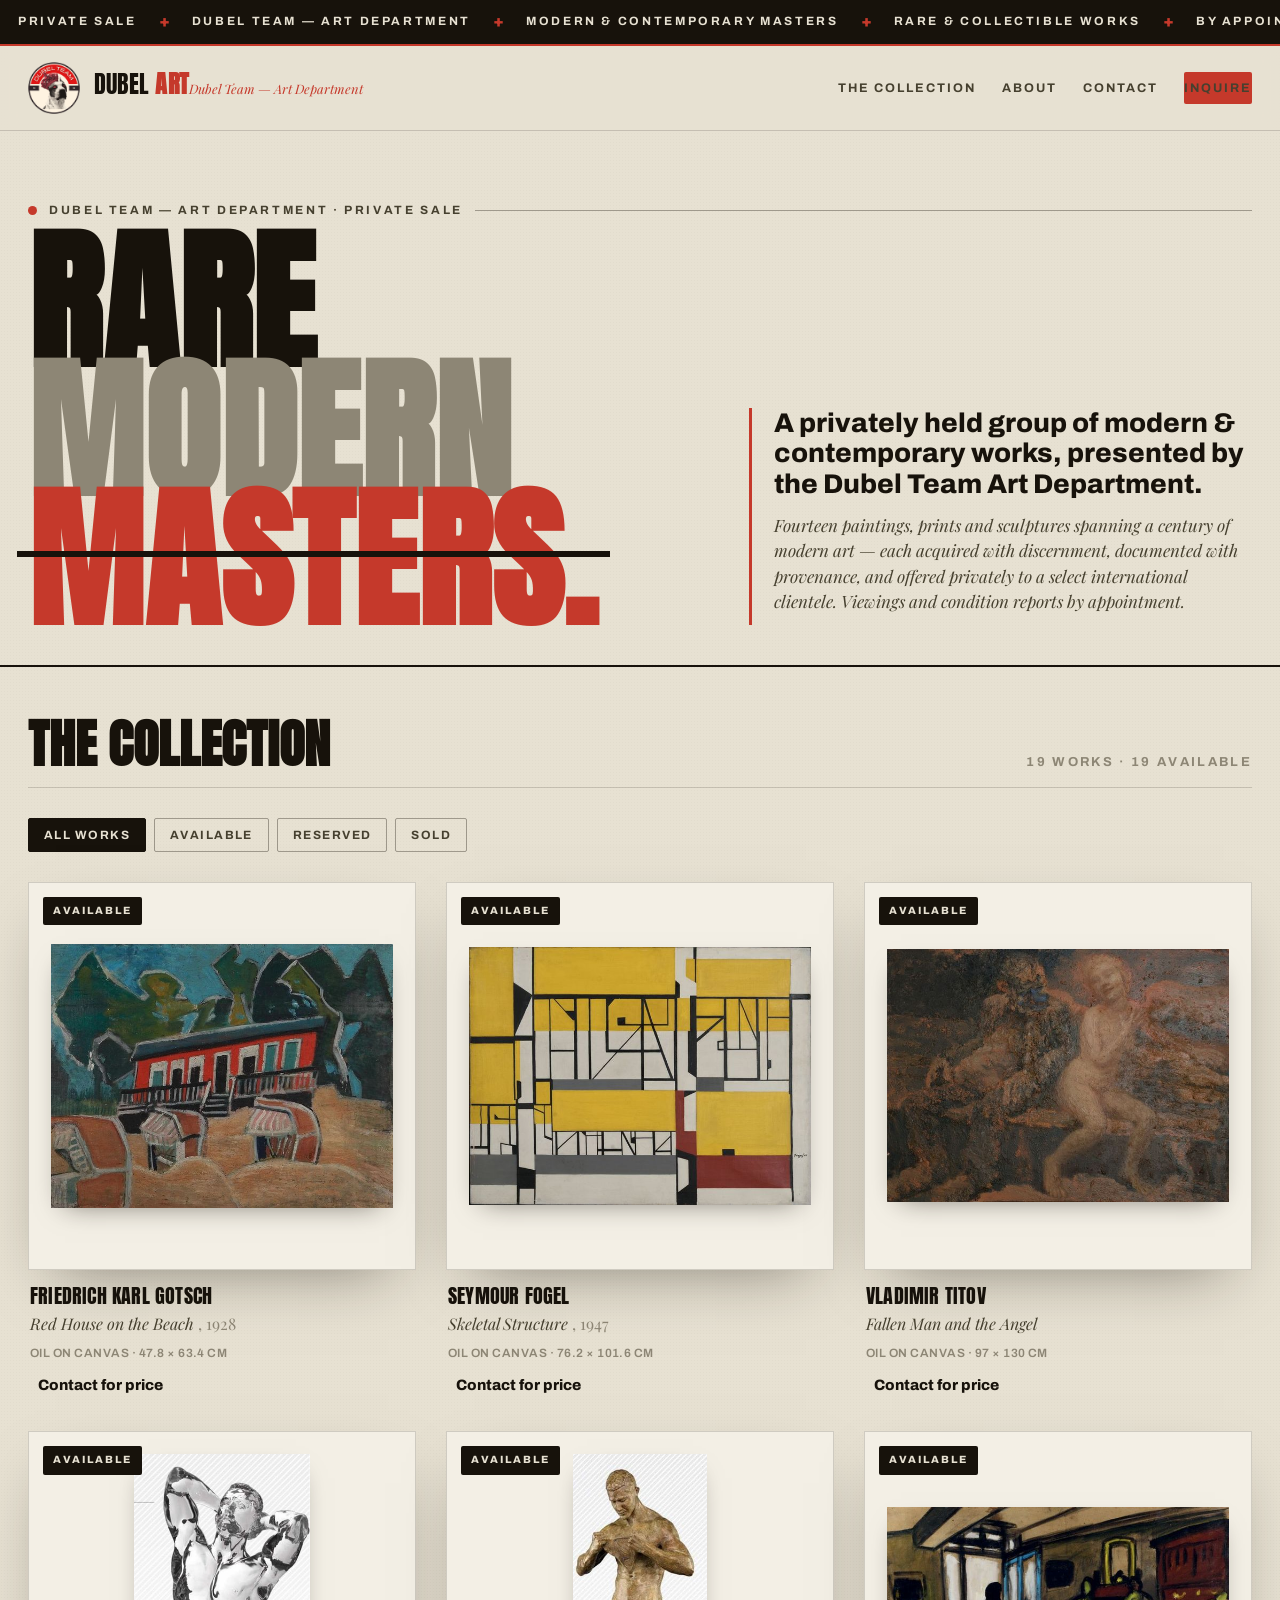
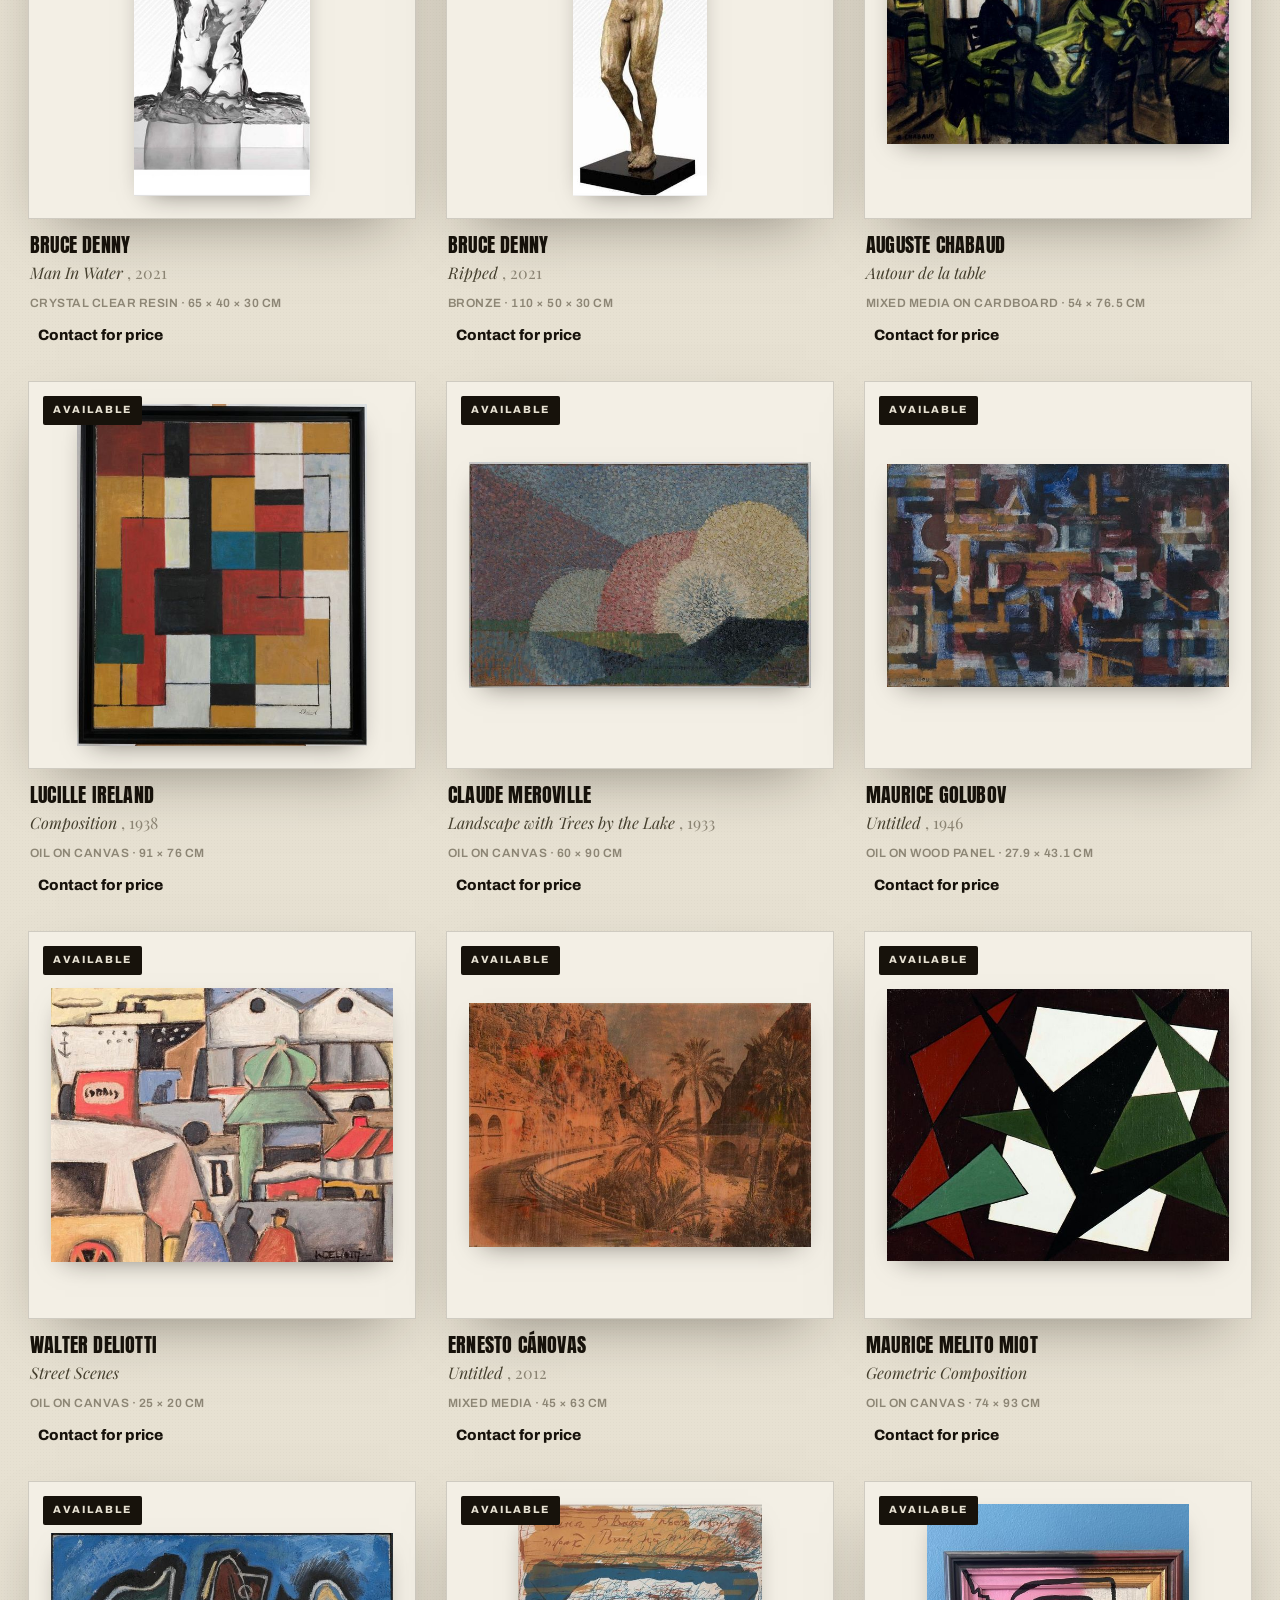
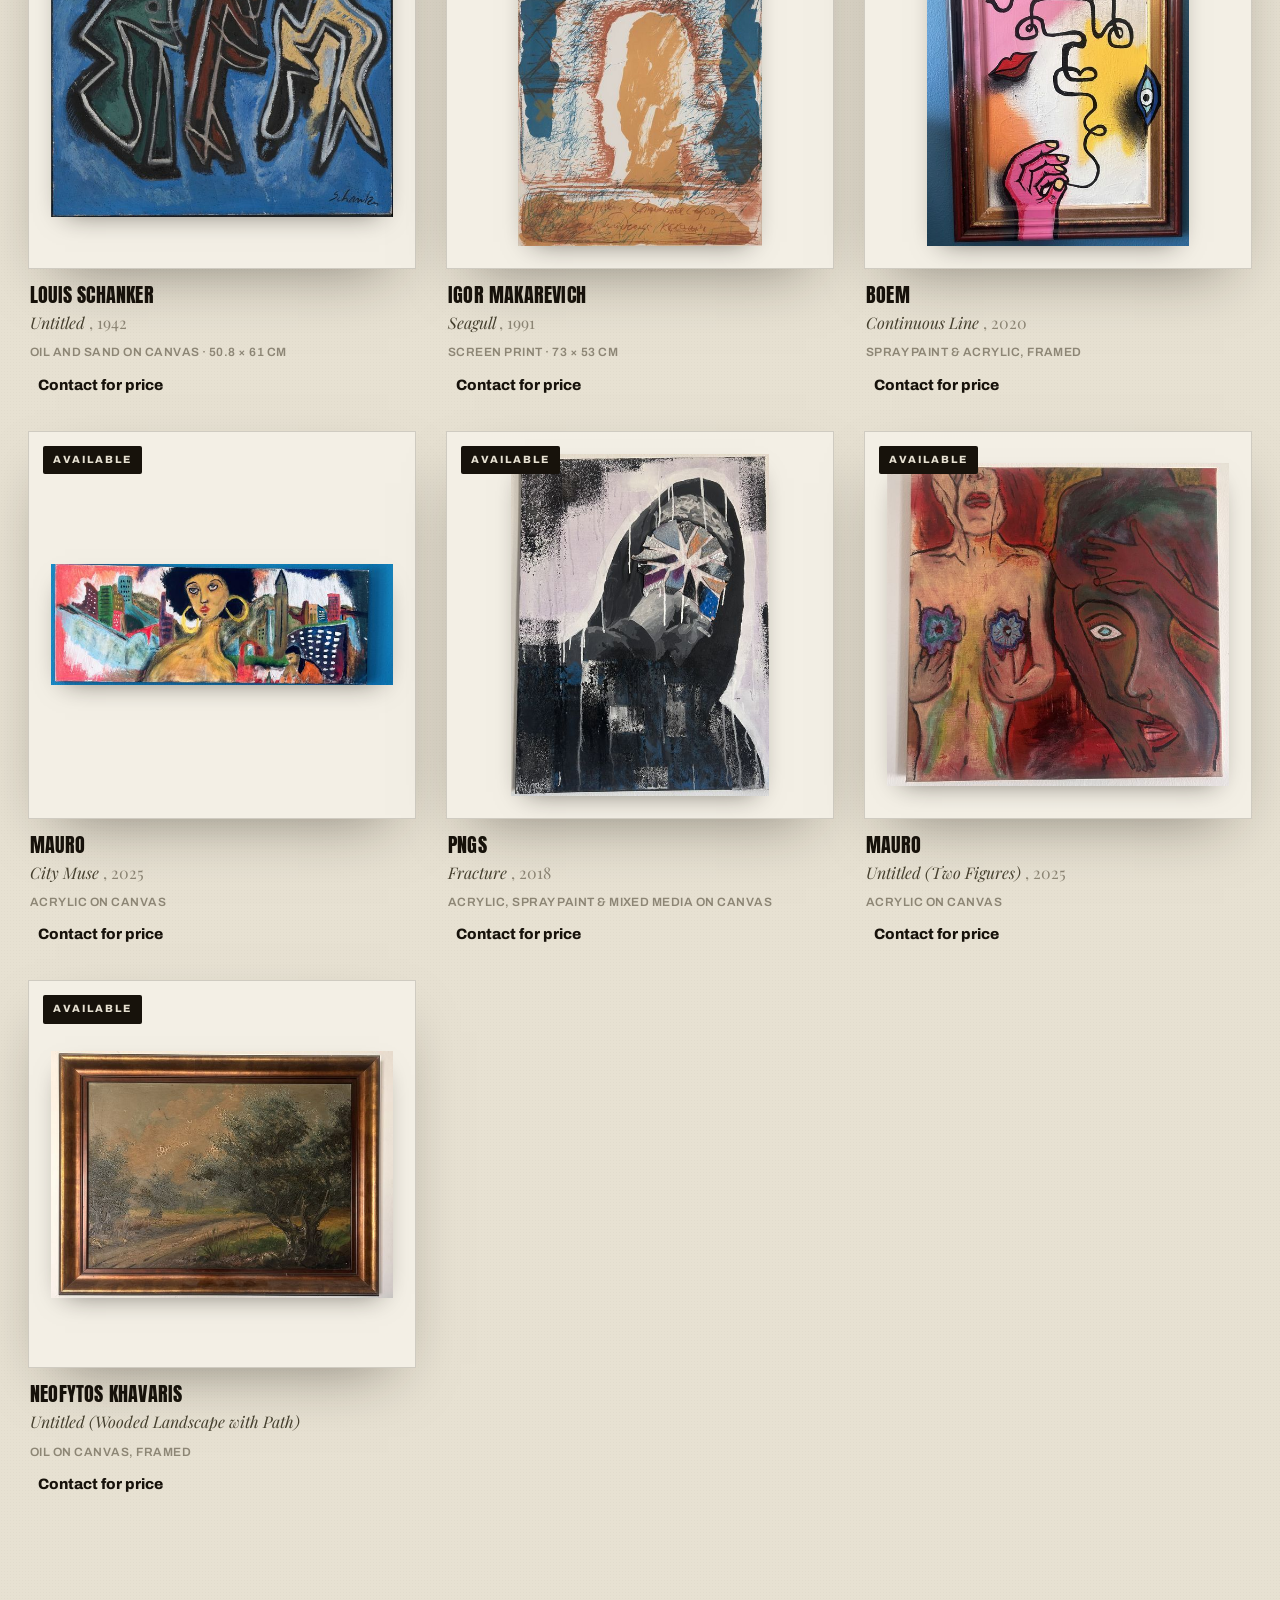
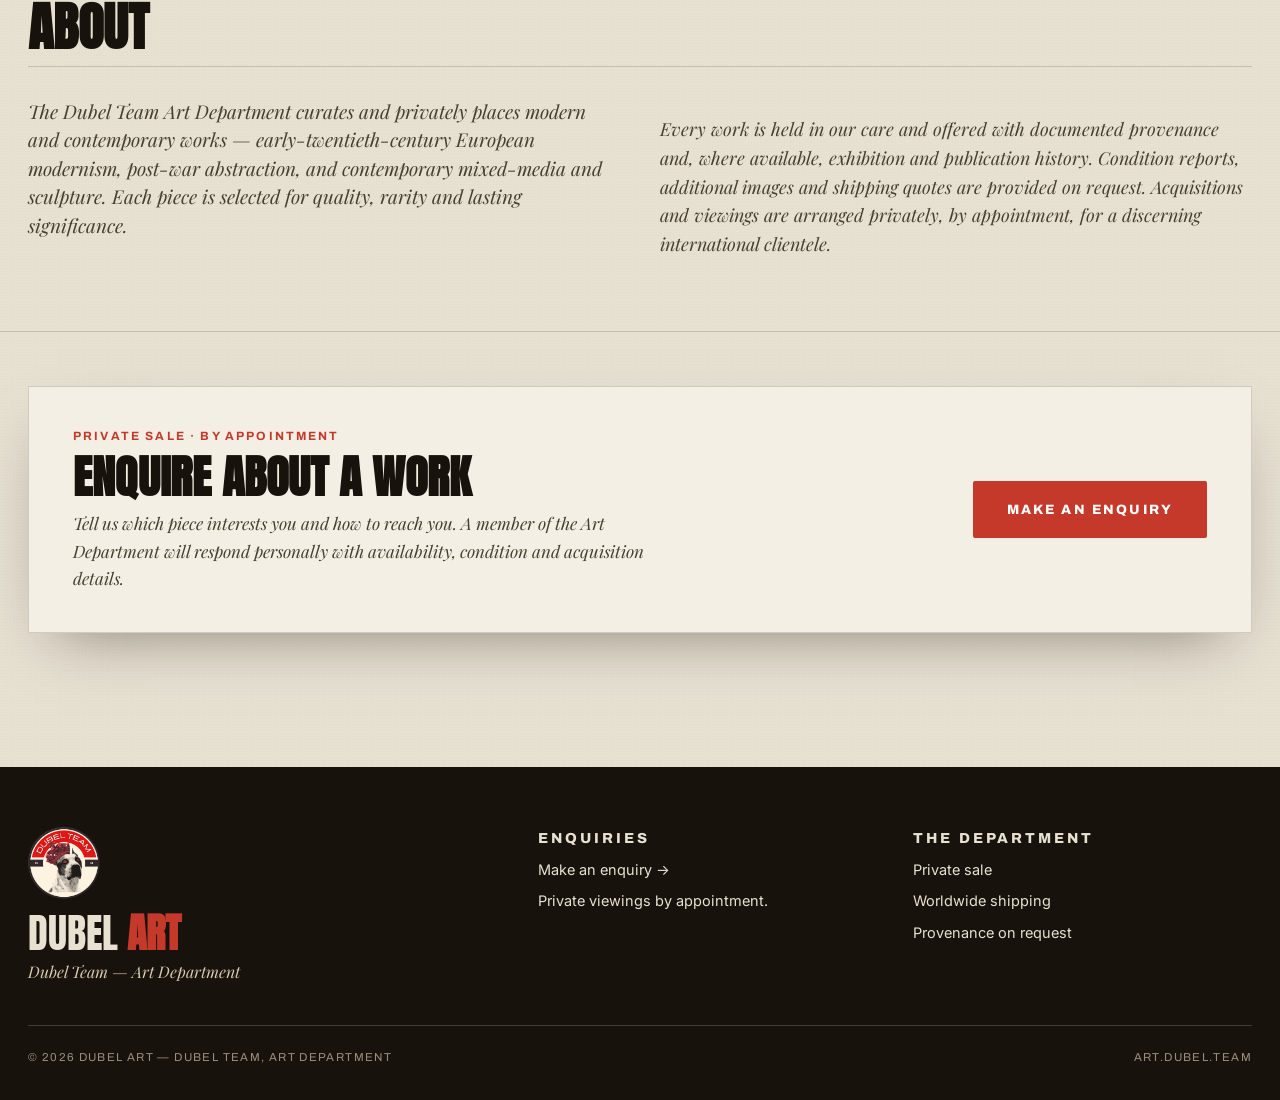
<file: index.html>
<!DOCTYPE html>
<html lang="en">
<head>
<meta charset="utf-8">
<meta name="viewport" content="width=device-width, initial-scale=1">
<meta name="theme-color" content="#17120b">
<title>DUBEL ART — Modern & Contemporary, Private Sale</title>
<meta name="description" content="A curated group of modern and contemporary paintings, prints and sculpture available for private sale.">
<link rel="preconnect" href="https://fonts.googleapis.com">
<link rel="preconnect" href="https://fonts.gstatic.com" crossorigin>
<link href="https://fonts.googleapis.com/css2?family=Anton&family=Archivo:wght@400;600;700;800;900&family=Inter:wght@400;500;600;700&family=Playfair+Display:ital,wght@1,400;1,500;1,600&display=swap" rel="stylesheet">
<link rel="stylesheet" href="styles.css?v=5">
<meta property="og:title" content="DUBEL ART — Dubel Team, Art Department">
<meta property="og:description" content="Modern & contemporary works — private sale, by appointment.">
<meta property="og:image" content="images/logo.png">
<meta name="twitter:card" content="summary">

<link rel="icon" href="favicon.ico" sizes="any">
<link rel="icon" type="image/png" href="images/logo.png">
<link rel="apple-touch-icon" href="apple-touch-icon.png">

</head>
<body>
<div id="site-chrome"></div>

<main>
  <section class="hero">
    <div class="wrap">
      <div class="hero__eyebrow">
        <span class="dot"></span>
        <span id="hero-eyebrow"></span>
        <span class="rule"></span>
      </div>
      <div class="hero__grid">
        <h1 class="hero__head">
          <span class="l1" id="hl1"></span><br>
          <span class="l2" id="hl2"></span><br>
          <span class="l3" id="hl3"></span>
        </h1>
        <div class="hero__aside">
          <p class="hero__statement" id="hero-statement"></p>
          <p class="hero__body" id="hero-body"></p>
        </div>
      </div>
    </div>
  </section>

  <section class="section" id="collection">
    <div class="wrap">
      <div class="section__head">
        <h2 class="section__title">The Collection</h2>
        <span class="section__count" id="count"></span>
      </div>
      <div class="filters" id="filters" role="group" aria-label="Filter works">
        <button class="chip" data-filter="all" aria-pressed="true">All works</button>
        <button class="chip" data-filter="available" aria-pressed="false">Available</button>
        <button class="chip" data-filter="reserved" aria-pressed="false">Reserved</button>
        <button class="chip" data-filter="sold" aria-pressed="false">Sold</button>
      </div>
      <div class="grid" id="grid"></div>
    </div>
  </section>

  <section class="section" id="about">
    <div class="wrap">
      <div class="section__head"><h2 class="section__title">About</h2></div>
      <div class="cols2">
        <p class="hero__body" style="font-size:19px">The Dubel Team Art Department curates and privately places modern and contemporary works — early-twentieth-century European modernism, post-war abstraction, and contemporary mixed-media and sculpture. Each piece is selected for quality, rarity and lasting significance.</p>
        <p style="font-family:var(--serif);font-style:italic;font-size:18px;color:var(--ink-soft)">Every work is held in our care and offered with documented provenance and, where available, exhibition and publication history. Condition reports, additional images and shipping quotes are provided on request. Acquisitions and viewings are arranged privately, by appointment, for a discerning international clientele.</p>
      </div>
    </div>
  </section>

  <section class="section" id="enquire" style="border-top:1px solid var(--line)">
    <div class="wrap">
      <div class="cta">
        <div>
          <div class="cta__eyebrow">Private sale &middot; By appointment</div>
          <h2 class="cta__title">Enquire about a work</h2>
          <p class="cta__body">Tell us which piece interests you and how to reach you. A member of the Art Department will respond personally with availability, condition and acquisition details.</p>
        </div>
        <a class="btn btn--lg" href="contact.html">Make an enquiry</a>
      </div>
    </div>
  </section>
</main>

<footer id="site-footer"></footer>

<script src="data.js"></script>
<script src="app.js?v=5"></script>
<script>
(function(){
  var D = window.DubelArt;
  var site = {}, works = [], current = "all";
  var grid = document.getElementById("grid");
  var countEl = document.getElementById("count");

  function set(id,v){var n=document.getElementById(id); if(n) n.textContent=v||"";}

  function cardHtml(w){
    var st = D.statusInfo(w);
    var tagClass = st.key==="sold" ? "card__tag--sold" : st.key==="reserved" ? "card__tag--reserved" : "";
    var href = "artwork.html?id=" + encodeURIComponent(w.slug || w.id);
    var yr = w.year ? " <span class='yr'>, "+D.esc(w.year)+"</span>" : "";
    return (
      "<article class='card "+(st.key==="sold"?"card--sold":"")+"'>"+
        "<a href='"+href+"'>"+
          "<div class='card__frame'>"+
            "<span class='card__tag "+tagClass+"'>"+st.label+"</span>"+
            "<img loading='lazy' src='"+D.esc(w.thumb||w.image)+"' alt='"+D.esc(w.artist+", "+w.title)+"'>"+
          "</div>"+
          "<div class='card__meta'>"+
            "<div class='card__artist'>"+D.esc(w.artist)+"</div>"+
            "<div class='card__title'>"+D.esc(w.title)+yr+"</div>"+
            "<div class='card__spec'>"+D.esc([w.medium,w.dimensions].filter(Boolean).join(" · "))+"</div>"+
            "<div class='card__price'><span class='lbl'>"+(w.priceMode==="on_request"?"":"Asking price")+"</span>"+D.esc(D.priceText(w))+"</div>"+
          "</div>"+
        "</a>"+
      "</article>"
    );
  }

  function render(){
    var list = works.filter(function(w){
      if(current==="all") return true;
      return (w.status||"available")===current;
    });
    countEl.textContent = works.length + " works · " +
      works.filter(function(w){return (w.status||"available")==="available";}).length + " available";
    grid.innerHTML = list.length ? list.map(cardHtml).join("") :
      "<div class='empty'>No works in this category right now.</div>";
  }

  var filters = document.getElementById("filters");
  if(filters) filters.addEventListener("click", function(e){
    var b = e.target.closest(".chip"); if(!b) return;
    current = b.getAttribute("data-filter");
    [].forEach.call(this.querySelectorAll(".chip"), function(c){
      c.setAttribute("aria-pressed", c===b ? "true":"false");
    });
    render();
  });

  function apply(data){
    site = data.site || {}; works = data.works || [];
    D.mountChrome(site);
    set("hero-eyebrow", site.heroEyebrow);
    set("hl1", site.heroLine1); set("hl2", site.heroLine2); set("hl3", site.heroLine3);
    set("hero-statement", site.heroStatement);
    set("hero-body", site.heroBody);
    render();
  }

  D.onData(apply);
})();
</script>
</body>
</html>
</file>
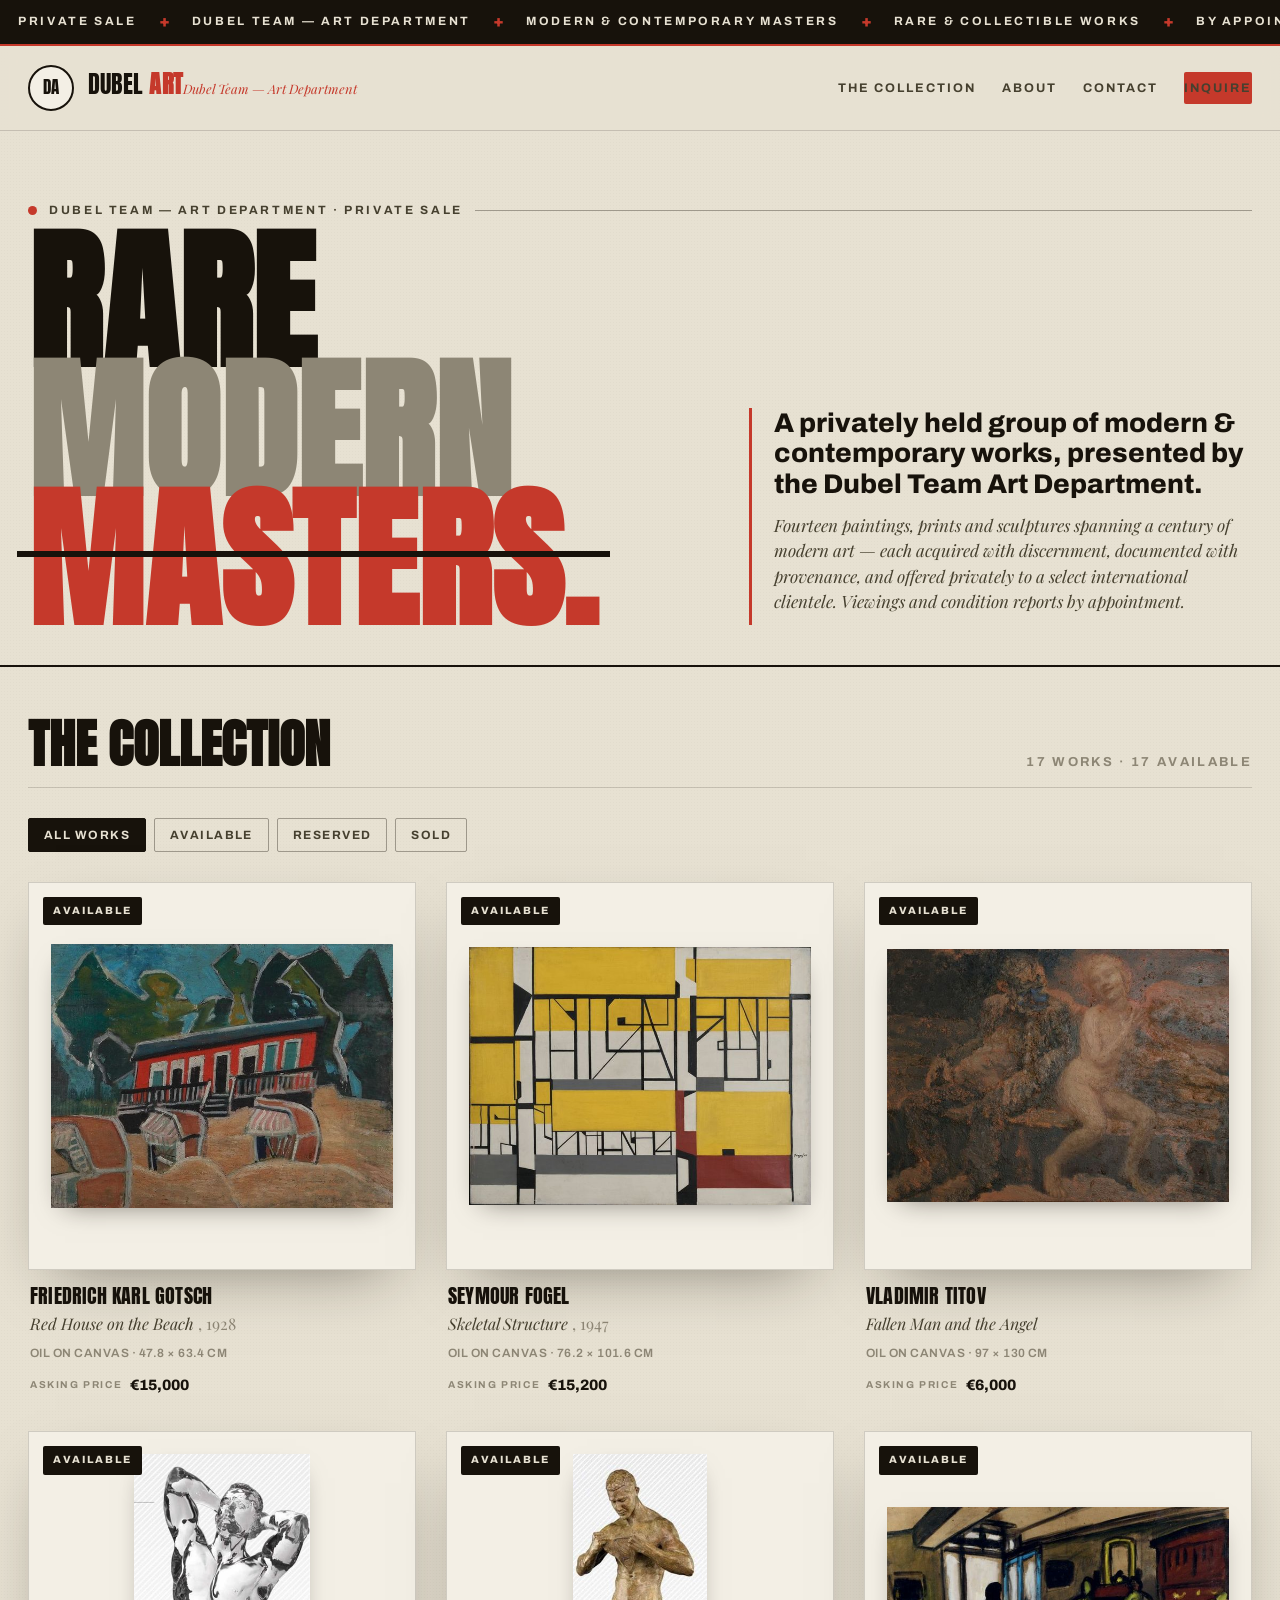
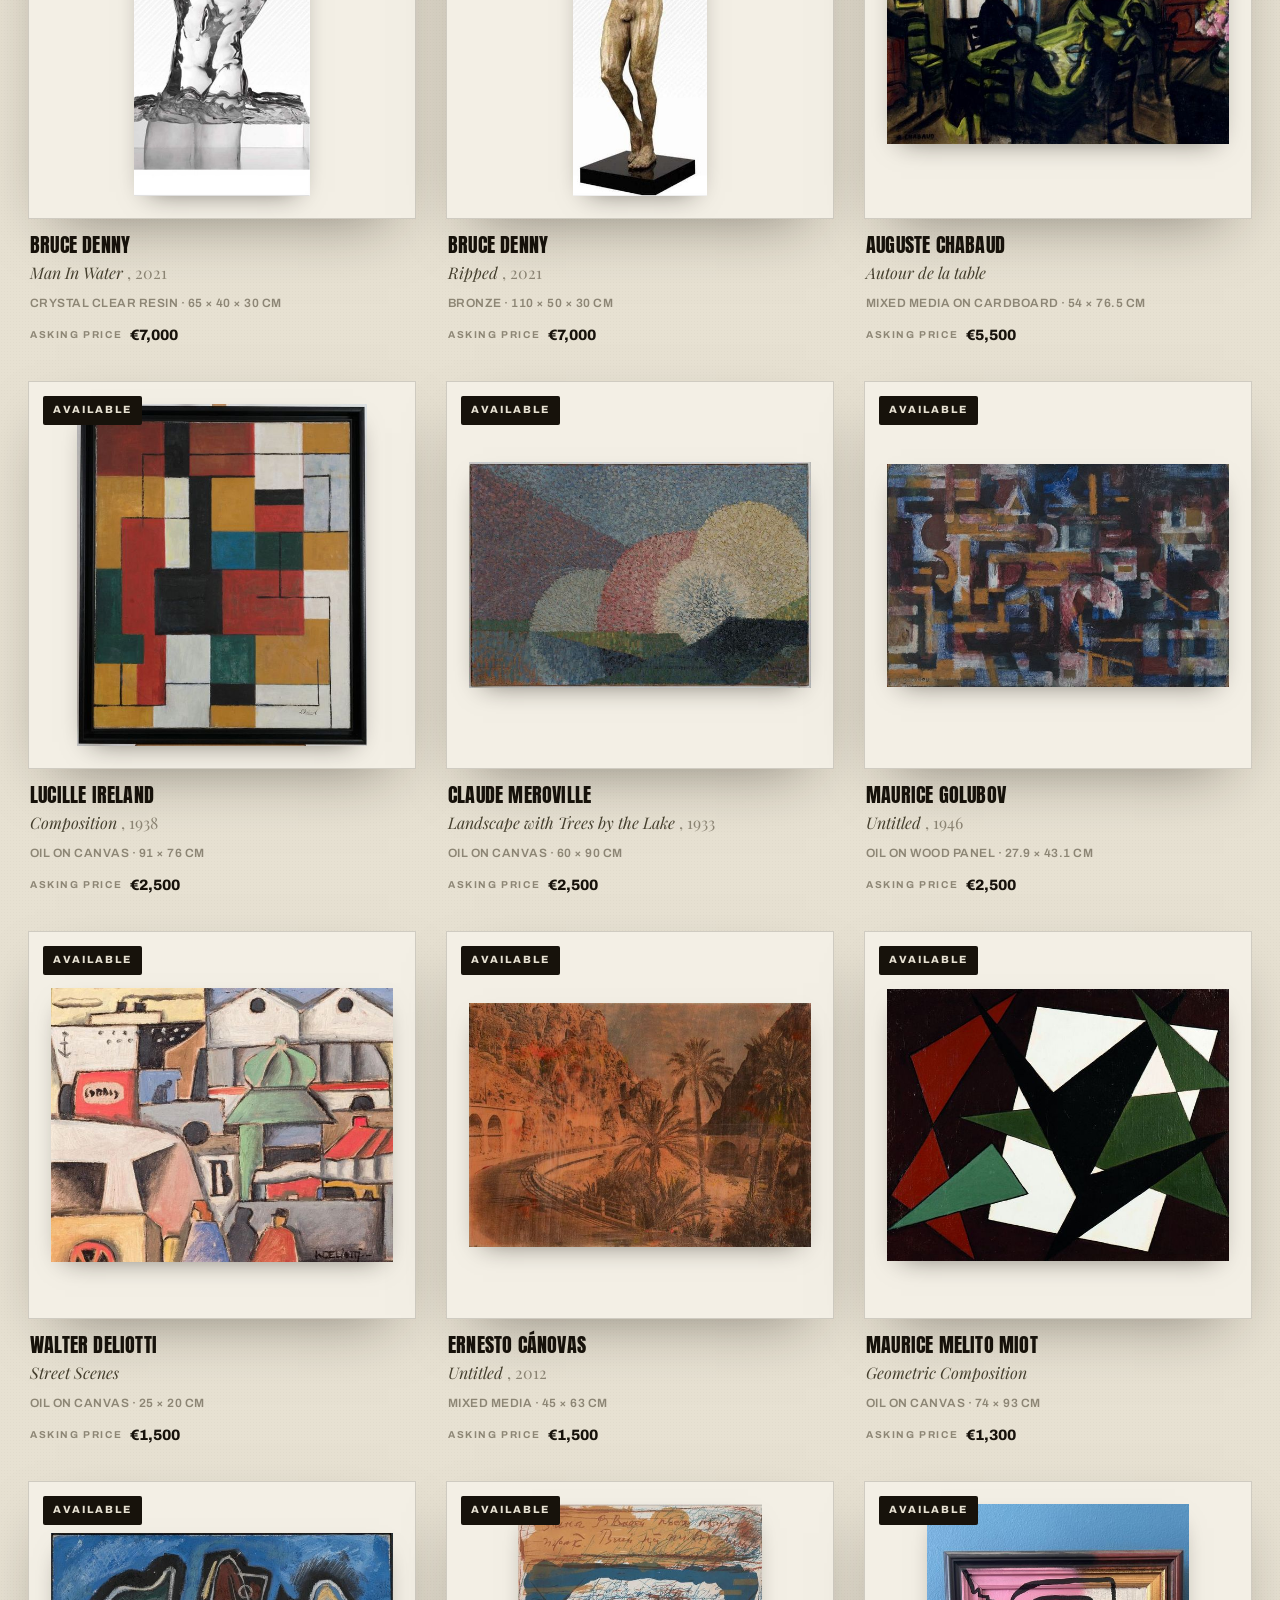
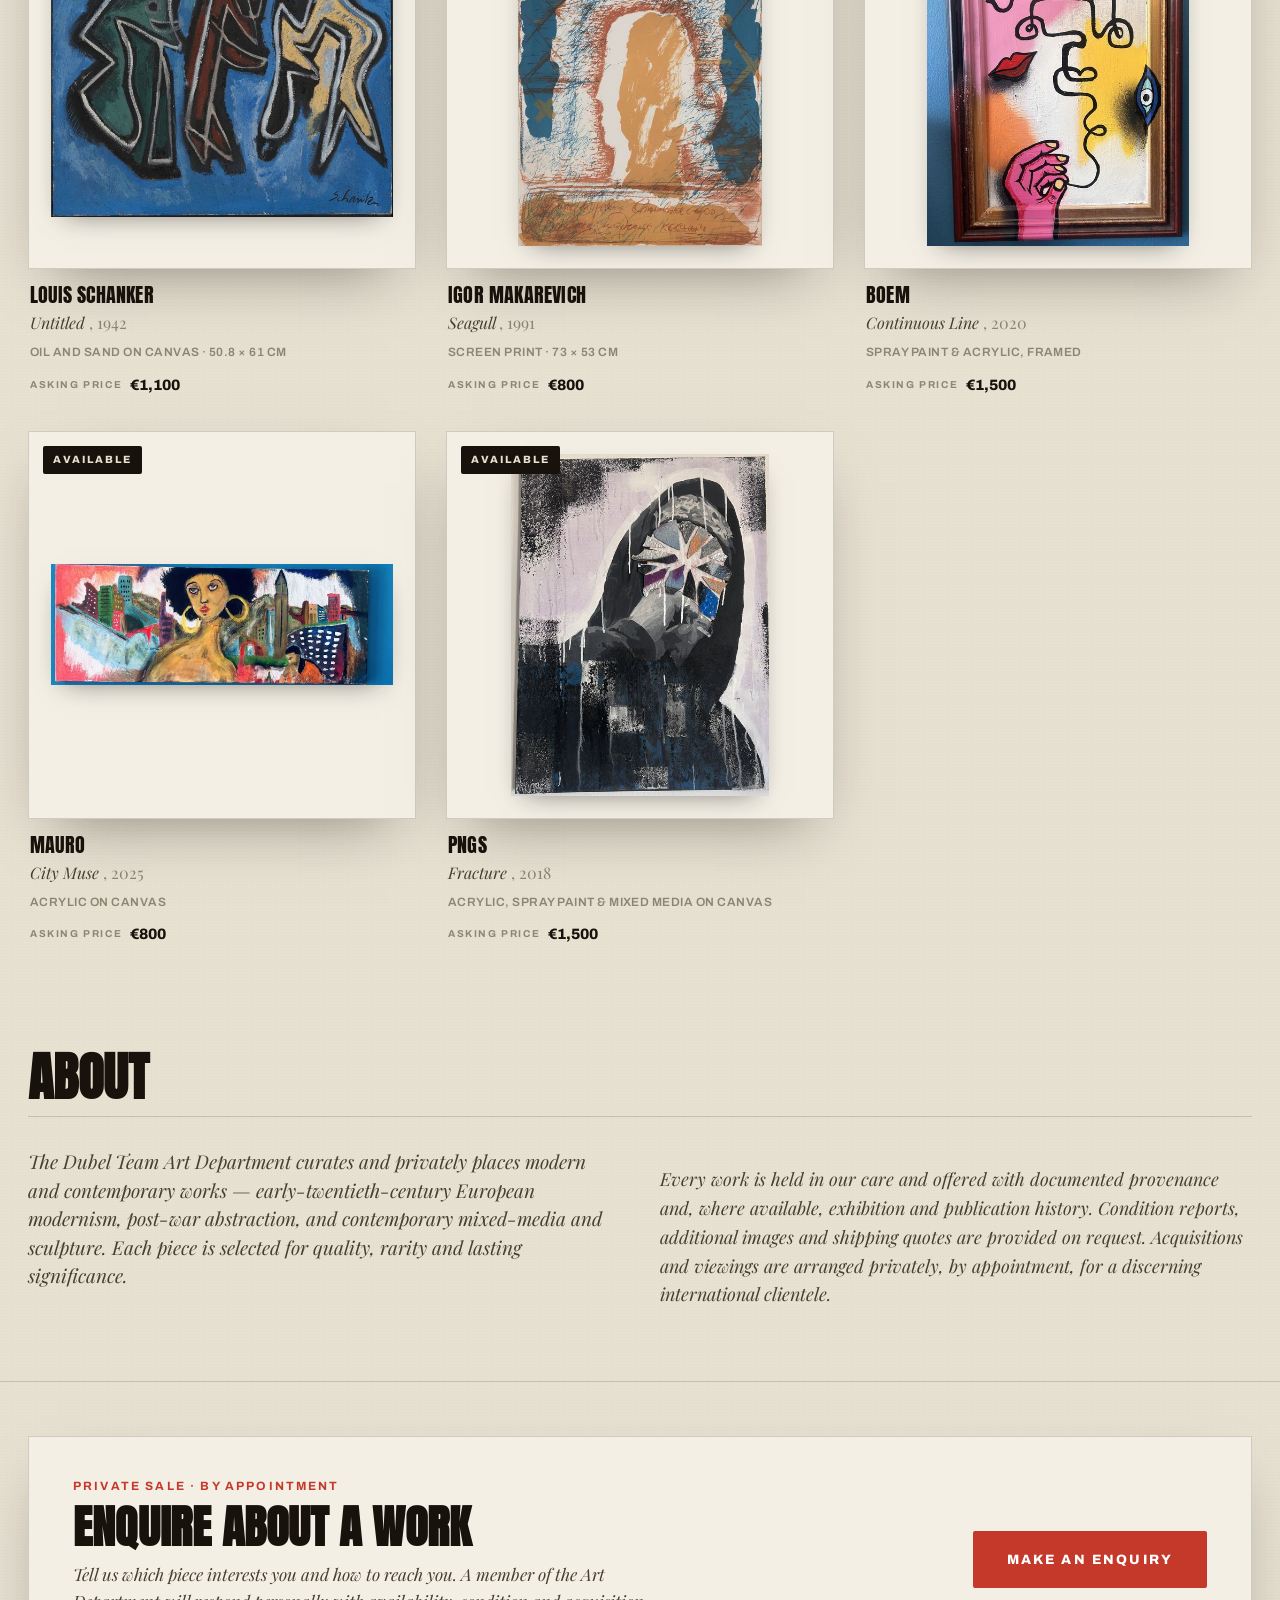
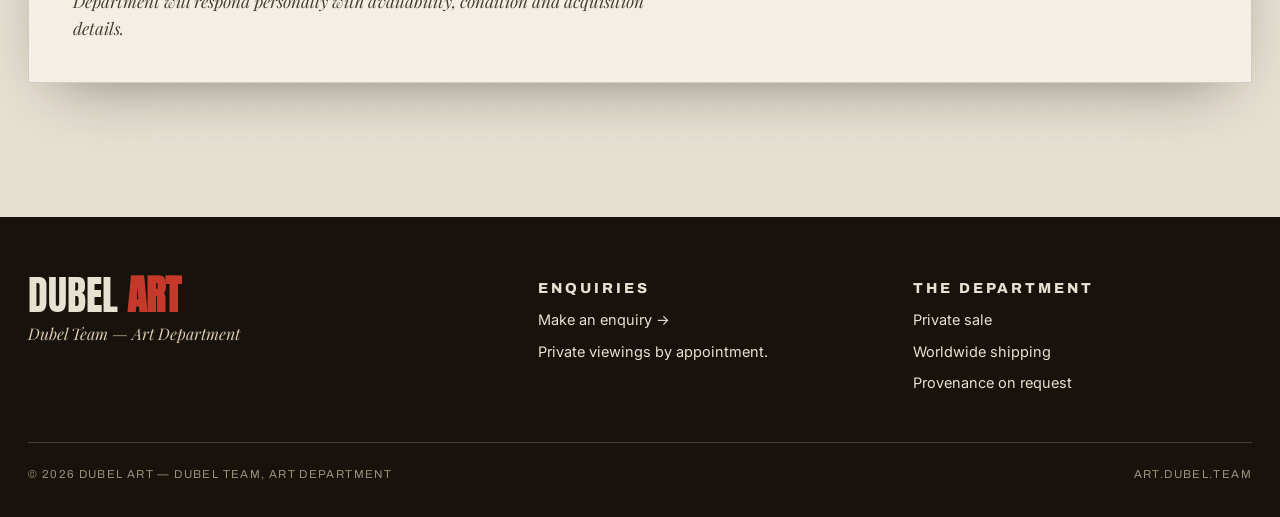
<file: dubel-art/index.html>
<!DOCTYPE html>
<html lang="en">
<head>
<meta charset="utf-8">
<meta name="viewport" content="width=device-width, initial-scale=1">
<title>DUBEL ART — Modern & Contemporary, Private Sale</title>
<meta name="description" content="A curated group of modern and contemporary paintings, prints and sculpture available for private sale.">
<link rel="preconnect" href="https://fonts.googleapis.com">
<link rel="preconnect" href="https://fonts.gstatic.com" crossorigin>
<link href="https://fonts.googleapis.com/css2?family=Anton&family=Archivo:wght@400;600;700;800;900&family=Inter:wght@400;500;600;700&family=Playfair+Display:ital,wght@1,400;1,500;1,600&display=swap" rel="stylesheet">
<link rel="stylesheet" href="styles.css">
</head>
<body>
<div id="site-chrome"></div>

<main>
  <section class="hero">
    <div class="wrap">
      <div class="hero__eyebrow">
        <span class="dot"></span>
        <span id="hero-eyebrow"></span>
        <span class="rule"></span>
      </div>
      <div class="hero__grid">
        <h1 class="hero__head">
          <span class="l1" id="hl1"></span><br>
          <span class="l2" id="hl2"></span><br>
          <span class="l3" id="hl3"></span>
        </h1>
        <div class="hero__aside">
          <p class="hero__statement" id="hero-statement"></p>
          <p class="hero__body" id="hero-body"></p>
        </div>
      </div>
    </div>
  </section>

  <section class="section" id="collection">
    <div class="wrap">
      <div class="section__head">
        <h2 class="section__title">The Collection</h2>
        <span class="section__count" id="count"></span>
      </div>
      <div class="filters" id="filters" role="group" aria-label="Filter works">
        <button class="chip" data-filter="all" aria-pressed="true">All works</button>
        <button class="chip" data-filter="available" aria-pressed="false">Available</button>
        <button class="chip" data-filter="reserved" aria-pressed="false">Reserved</button>
        <button class="chip" data-filter="sold" aria-pressed="false">Sold</button>
      </div>
      <div class="grid" id="grid"></div>
    </div>
  </section>

  <section class="section" id="about">
    <div class="wrap">
      <div class="section__head"><h2 class="section__title">About</h2></div>
      <div class="cols2">
        <p class="hero__body" style="font-size:19px">The Dubel Team Art Department curates and privately places modern and contemporary works — early-twentieth-century European modernism, post-war abstraction, and contemporary mixed-media and sculpture. Each piece is selected for quality, rarity and lasting significance.</p>
        <p style="font-family:var(--serif);font-style:italic;font-size:18px;color:var(--ink-soft)">Every work is held in our care and offered with documented provenance and, where available, exhibition and publication history. Condition reports, additional images and shipping quotes are provided on request. Acquisitions and viewings are arranged privately, by appointment, for a discerning international clientele.</p>
      </div>
    </div>
  </section>

  <section class="section" id="enquire" style="border-top:1px solid var(--line)">
    <div class="wrap">
      <div class="cta">
        <div>
          <div class="cta__eyebrow">Private sale &middot; By appointment</div>
          <h2 class="cta__title">Enquire about a work</h2>
          <p class="cta__body">Tell us which piece interests you and how to reach you. A member of the Art Department will respond personally with availability, condition and acquisition details.</p>
        </div>
        <a class="btn btn--lg" href="contact.html">Make an enquiry</a>
      </div>
    </div>
  </section>
</main>

<footer id="site-footer"></footer>

<script src="data.js"></script>
<script src="app.js"></script>
<script>
(function(){
  var D = window.DubelArt;
  var data = D.loadData();
  var site = data.site, works = data.works;
  D.mountChrome(site);

  // hero copy
  function set(id,v){var n=document.getElementById(id); if(n) n.textContent=v||"";}
  set("hero-eyebrow", site.heroEyebrow);
  set("hl1", site.heroLine1); set("hl2", site.heroLine2); set("hl3", site.heroLine3);
  set("hero-statement", site.heroStatement);
  set("hero-body", site.heroBody);

  var grid = document.getElementById("grid");
  var countEl = document.getElementById("count");
  var current = "all";

  function cardHtml(w){
    var st = D.statusInfo(w);
    var tagClass = st.key==="sold" ? "card__tag--sold" : st.key==="reserved" ? "card__tag--reserved" : "";
    var href = "artwork.html?id=" + encodeURIComponent(w.slug || w.id);
    var yr = w.year ? " <span class='yr'>, "+D.esc(w.year)+"</span>" : "";
    return (
      "<article class='card "+(st.key==="sold"?"card--sold":"")+"'>"+
        "<a href='"+href+"'>"+
          "<div class='card__frame'>"+
            "<span class='card__tag "+tagClass+"'>"+st.label+"</span>"+
            "<img loading='lazy' src='"+D.esc(w.thumb||w.image)+"' alt='"+D.esc(w.artist+", "+w.title)+"'>"+
          "</div>"+
          "<div class='card__meta'>"+
            "<div class='card__artist'>"+D.esc(w.artist)+"</div>"+
            "<div class='card__title'>"+D.esc(w.title)+yr+"</div>"+
            "<div class='card__spec'>"+D.esc([w.medium,w.dimensions].filter(Boolean).join(" · "))+"</div>"+
            "<div class='card__price'><span class='lbl'>"+(w.priceMode==="on_request"?"":"Asking price")+"</span>"+D.esc(D.priceText(w))+"</div>"+
          "</div>"+
        "</a>"+
      "</article>"
    );
  }

  function render(){
    var list = works.filter(function(w){
      if(current==="all") return true;
      return (w.status||"available")===current;
    });
    countEl.textContent = works.length + " works · " +
      works.filter(function(w){return (w.status||"available")==="available";}).length + " available";
    grid.innerHTML = list.length ? list.map(cardHtml).join("") :
      "<div class='empty'>No works in this category right now.</div>";
  }

  document.getElementById("filters").addEventListener("click", function(e){
    var b = e.target.closest(".chip"); if(!b) return;
    current = b.getAttribute("data-filter");
    [].forEach.call(this.querySelectorAll(".chip"), function(c){
      c.setAttribute("aria-pressed", c===b ? "true":"false");
    });
    render();
  });

  render();
})();
</script>
</body>
</html>
</file>
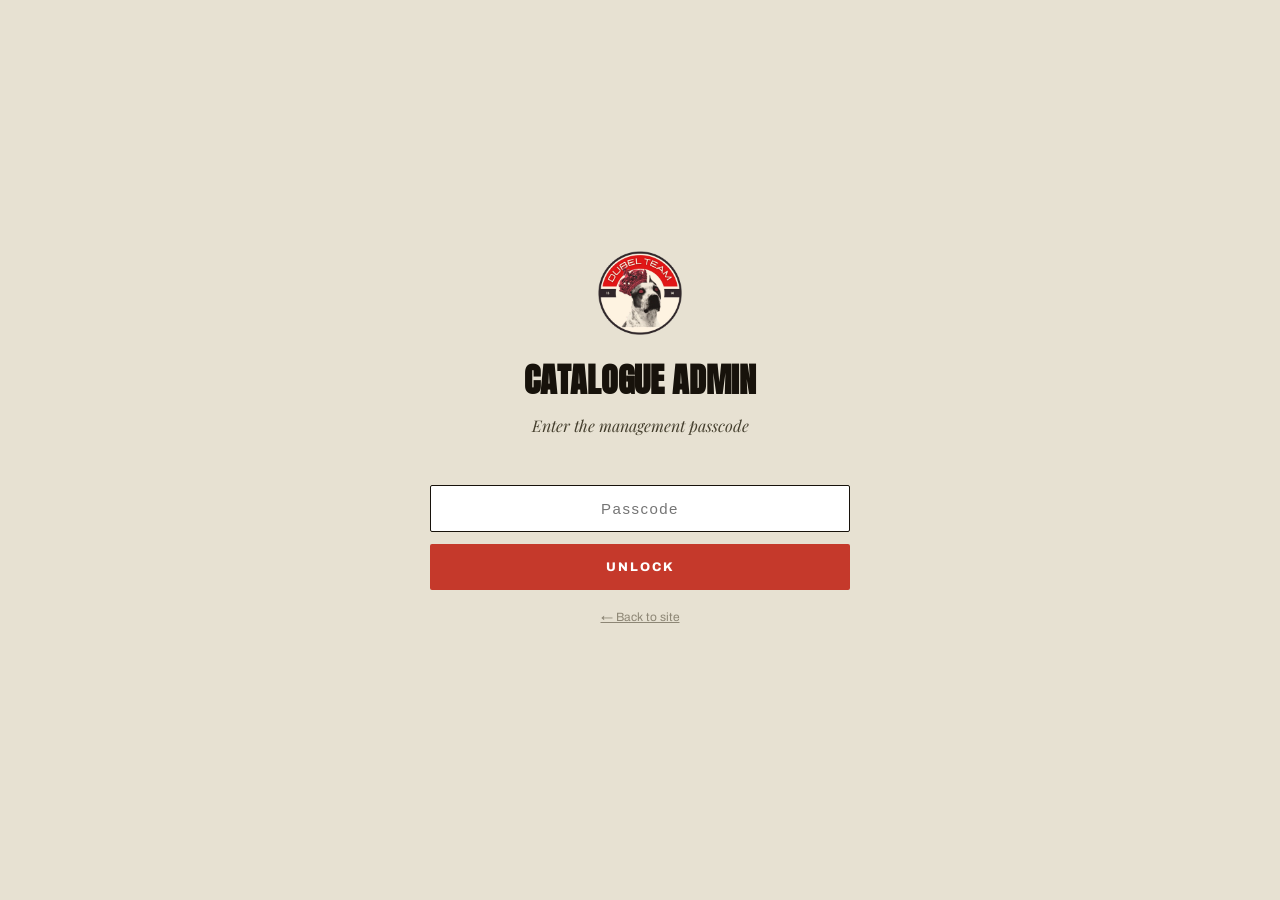
<file: admin.html>
<!DOCTYPE html>
<html lang="en">
<head>
<meta charset="utf-8">
<meta name="viewport" content="width=device-width, initial-scale=1">
<meta name="theme-color" content="#17120b">
<title>Manage catalogue — DUBEL ART</title>
<link rel="preconnect" href="https://fonts.googleapis.com">
<link rel="preconnect" href="https://fonts.gstatic.com" crossorigin>
<link href="https://fonts.googleapis.com/css2?family=Anton&family=Archivo:wght@400;600;700;800;900&family=Inter:wght@400;500;600;700&family=Playfair+Display:ital,wght@1,400;1,500&display=swap" rel="stylesheet">
<link rel="stylesheet" href="styles.css?v=5">
<link rel="icon" href="favicon.ico" sizes="any">
<link rel="icon" type="image/png" href="images/logo.png">
<link rel="apple-touch-icon" href="apple-touch-icon.png">

<style>
  .adm-top{background:var(--ink);color:var(--paper);border-bottom:2px solid var(--red)}
  .adm-top .wrap{display:flex;align-items:center;gap:18px;height:70px}
  .adm-top .name{font-family:var(--display);font-size:22px}
  .adm-top .name b{color:var(--red)}
  .adm-top .tag{font-family:var(--util);font-weight:700;font-size:11px;letter-spacing:.2em;text-transform:uppercase;color:#bdae97}
  .adm-actions{margin-left:auto;display:flex;gap:10px;flex-wrap:wrap}
  .mini{font-family:var(--util);font-weight:800;font-size:11px;letter-spacing:.12em;text-transform:uppercase;
    padding:11px 15px;border-radius:2px;border:1.5px solid var(--paper);background:transparent;color:var(--paper);transition:.18s}
  .mini:hover{background:var(--paper);color:var(--ink)}
  .mini--red{background:var(--red);border-color:var(--red);color:#fff}
  .mini--red:hover{background:#fff;color:var(--red)}
  .adm-note{background:#f6efd9;border:1px solid var(--line);border-left:4px solid var(--red);padding:14px 18px;margin:22px 0;
    font-size:13.5px;color:var(--ink-soft);border-radius:2px}
  .adm-note b{color:var(--ink)}
  .adm-grid{display:grid;grid-template-columns:1fr;gap:10px;margin-top:8px}
  .row{display:grid;grid-template-columns:64px 1fr auto;gap:16px;align-items:center;background:var(--card);
    border:1px solid var(--line);border-radius:3px;padding:12px 14px}
  .row img{width:64px;height:64px;object-fit:cover;background:#fff;border:1px solid var(--line)}
  .row__main .a{font-family:var(--display);font-size:18px;line-height:1}
  .row__main .t{font-family:var(--serif);font-style:italic;color:var(--ink-soft);font-size:14px}
  .row__main .s{font-family:var(--util);font-size:11px;letter-spacing:.08em;text-transform:uppercase;color:var(--muted);margin-top:3px}
  .badge{display:inline-block;font-family:var(--util);font-weight:800;font-size:10px;letter-spacing:.12em;text-transform:uppercase;
    padding:3px 8px;border-radius:2px;background:var(--ink);color:var(--paper);margin-right:6px}
  .badge--reserved{background:var(--green)} .badge--sold{background:var(--red)}
  .row__ctrl{display:flex;gap:6px;align-items:center}
  .icon{width:34px;height:34px;border:1.5px solid var(--line-strong);background:transparent;border-radius:2px;
    font-size:14px;display:grid;place-items:center;color:var(--ink-soft)}
  .icon:hover{border-color:var(--ink);color:var(--ink)}
  .icon--danger:hover{border-color:var(--red);color:var(--red)}
  /* editor */
  .sheet{position:fixed;inset:0;background:rgba(23,18,11,.55);display:none;z-index:80;overflow:auto;padding:28px}
  .sheet.open{display:block}
  .editor{max-width:780px;margin:0 auto;background:var(--paper-2);border:1px solid var(--line);border-radius:4px;box-shadow:var(--shadow)}
  .editor__head{display:flex;align-items:center;justify-content:space-between;padding:18px 24px;border-bottom:2px solid var(--ink);position:sticky;top:0;background:var(--paper-2);z-index:2}
  .editor__head h3{font-family:var(--display);font-size:24px;margin:0;text-transform:uppercase}
  .editor__body{padding:22px 24px 8px}
  .field{margin-bottom:16px}
  .field label{display:block;font-family:var(--util);font-weight:800;font-size:11px;letter-spacing:.14em;text-transform:uppercase;color:var(--ink-soft);margin-bottom:6px}
  .field input,.field select,.field textarea{width:100%;font-family:var(--body);font-size:14px;padding:11px 12px;
    border:1.5px solid var(--line-strong);border-radius:2px;background:#fff;color:var(--ink)}
  .field textarea{min-height:80px;resize:vertical;line-height:1.5}
  .field .hint{font-size:11.5px;color:var(--muted);margin-top:5px}
  .f2{display:grid;grid-template-columns:1fr 1fr;gap:16px}
  .f3{display:grid;grid-template-columns:1fr 1fr 1fr;gap:16px}
  .imgrow{display:flex;gap:16px;align-items:center}
  .imgrow img{width:96px;height:96px;object-fit:cover;border:1px solid var(--line);background:#fff}
  .editor__foot{display:flex;gap:10px;justify-content:flex-end;padding:16px 24px;border-top:1px solid var(--line);
    position:sticky;bottom:0;background:var(--paper-2)}
  .toast{position:fixed;left:50%;bottom:28px;transform:translateX(-50%) translateY(140%);background:var(--ink);color:var(--paper);
    font-family:var(--util);font-weight:700;font-size:13px;letter-spacing:.06em;padding:13px 22px;border-radius:3px;
    border-left:4px solid var(--red);transition:transform .35s ease;z-index:90}
  .toast.show{transform:translateX(-50%) translateY(0)}
  /* gate */
  .gate{position:fixed;inset:0;background:var(--paper);display:grid;place-items:center;z-index:100}
  .gate__box{width:min(420px,90vw);text-align:center}
  .gate__box .brand__mark{margin:0 auto 18px;width:60px;height:60px}
  .gate h1{font-family:var(--display);font-size:34px;text-transform:uppercase;margin:0 0 6px}
  .gate p{color:var(--ink-soft);margin:0 0 22px;font-family:var(--serif);font-style:italic}
  .gate input{width:100%;padding:14px;border:1.5px solid var(--ink);border-radius:2px;font-size:15px;text-align:center;letter-spacing:.1em;margin-bottom:12px}
  .gate .err{color:var(--red);font-family:var(--util);font-size:12px;font-weight:700;letter-spacing:.08em;text-transform:uppercase;height:16px;margin-bottom:8px}
  @media(max-width:640px){.f2,.f3{grid-template-columns:1fr}.row{grid-template-columns:52px 1fr;gap:12px}.row__ctrl{grid-column:1/-1;justify-content:flex-start;flex-wrap:wrap}}
  /* image editor */
  .ie{position:fixed;inset:0;background:rgba(23,18,11,.78);display:none;z-index:120;overflow:auto;padding:24px}
  .ie.open{display:flex;align-items:flex-start;justify-content:center}
  .ie__panel{width:min(720px,96vw);background:var(--paper-2);border:1px solid var(--line);border-radius:4px;box-shadow:var(--shadow);margin:auto}
  .ie__head{display:flex;align-items:center;justify-content:space-between;padding:14px 20px;border-bottom:2px solid var(--ink)}
  .ie__head h3{font-family:var(--display);font-size:20px;margin:0;text-transform:uppercase}
  .ie__stage{position:relative;background:#2a2419;display:flex;align-items:center;justify-content:center;
    min-height:240px;max-height:60vh;overflow:hidden;margin:0;touch-action:none;user-select:none}
  .ie__stage canvas{display:block;max-width:100%;max-height:60vh}
  .ie__crop{position:absolute;border:2px solid #fff;box-shadow:0 0 0 9999px rgba(23,18,11,.5);cursor:move;box-sizing:border-box}
  .ie__crop::before{content:"";position:absolute;inset:0;
    background-image:linear-gradient(rgba(255,255,255,.5) 1px,transparent 1px),linear-gradient(90deg,rgba(255,255,255,.5) 1px,transparent 1px);
    background-size:33.33% 33.33%;pointer-events:none}
  .ie__h{position:absolute;width:16px;height:16px;background:#fff;border:1px solid var(--ink);border-radius:50%;z-index:2}
  .ie__h.nw{left:-8px;top:-8px;cursor:nwse-resize}.ie__h.ne{right:-8px;top:-8px;cursor:nesw-resize}
  .ie__h.sw{left:-8px;bottom:-8px;cursor:nesw-resize}.ie__h.se{right:-8px;bottom:-8px;cursor:nwse-resize}
  .ie__ctrl{padding:16px 20px;display:flex;flex-direction:column;gap:14px}
  .ie__angle{display:flex;align-items:center;gap:12px}
  .ie__angle label{font-family:var(--util);font-weight:800;font-size:11px;letter-spacing:.14em;text-transform:uppercase;color:var(--ink-soft);white-space:nowrap}
  .ie__angle input[type=range]{flex:1}
  .ie__angle .val{font-family:var(--util);font-weight:700;font-size:13px;min-width:46px;text-align:right}
  .ie__btns{display:flex;gap:8px;flex-wrap:wrap}
  .ie__foot{display:flex;gap:10px;justify-content:flex-end;padding:14px 20px;border-top:1px solid var(--line)}
  .mini--dark{border-color:var(--ink);color:var(--ink)} .mini--dark:hover{background:var(--ink);color:var(--paper)}
  .pricetog{font-family:var(--util);font-weight:700;font-size:10.5px;letter-spacing:.06em;text-transform:uppercase;
    border:1.5px solid var(--line-strong);background:transparent;border-radius:2px;padding:4px 9px;cursor:pointer;transition:.15s;margin-left:2px}
  .pricetog--on{border-color:var(--green);color:var(--green)}
  .pricetog--off{border-color:var(--muted);color:var(--muted)}
  .pricetog:hover{border-color:var(--ink);color:var(--ink)}
  .adm-bulk{display:flex;align-items:center;gap:10px;flex-wrap:wrap;margin:4px 0 16px}
  .adm-bulk .lbl{font-family:var(--util);font-weight:800;font-size:11px;letter-spacing:.14em;text-transform:uppercase;color:var(--ink-soft)}
  .adm-bulk button{font-family:var(--util);font-weight:800;font-size:11px;letter-spacing:.1em;text-transform:uppercase;padding:8px 13px;border:1.5px solid var(--ink);background:transparent;color:var(--ink);border-radius:2px;cursor:pointer}
  .adm-bulk button:hover{background:var(--ink);color:var(--paper)}
  .adm-bulk__hint{color:var(--muted);font-family:var(--serif);font-style:italic;font-size:13px}
</style>
</head>
<body>

<!-- passcode gate -->
<div class="gate" id="gate">
  <div class="gate__box">
    <div class="brand__mark brand__mark--logo" style="width:84px;height:84px"><img src="images/logo.png" alt="DUBEL TEAM" onerror="this.parentNode.classList.remove('brand__mark--logo');this.parentNode.textContent='DA'"></div>
    <h1>Catalogue Admin</h1>
    <p>Enter the management passcode</p>
    <div class="err" id="gate-err"></div>
    <input type="password" id="gate-pass" placeholder="Passcode" autocomplete="off">
    <button class="btn btn--block" id="gate-go">Unlock</button>
    <p style="font-size:12px;font-style:normal;font-family:var(--util);margin-top:18px;color:var(--muted)">
      <a href="index.html" style="color:var(--muted);text-decoration:underline">← Back to site</a></p>
  </div>
</div>

<div id="app" style="display:none">
  <div class="adm-top"><div class="wrap">
    <img src="images/logo.png" alt="DUBEL TEAM" style="width:46px;height:46px;object-fit:contain" onerror="this.style.display='none'">
    <span class="name">DUBEL <b>ART</b></span>
    <span class="tag">Catalogue Manager</span>
    <div class="adm-actions">
      <button class="mini" id="btn-settings">Site settings</button>
      <button class="mini" id="btn-add">+ Add work</button>
      <button class="mini" id="btn-import">Import</button>
      <button class="mini" id="btn-reset">Reset to published file</button>
      <button class="mini" id="btn-export">Export data.js</button>
      <button class="mini mini--red" id="btn-save">Save changes</button>
      <a class="mini" href="index.html?preview=1" target="_blank">Preview my edits ↗</a>
    </div>
  </div></div>

  <main class="wrap">
    <div class="adm-note" id="dirty-note" style="display:none">
      <b>Unsaved changes.</b> Click <b>Save changes</b> to store them on this device, then <b>Export data.js</b> and upload it to your server to publish for everyone.
    </div>
    <div class="adm-note">
      <b>Publishing.</b> If <b>cloud sync</b> is connected (Site settings), clicking <b>Save changes</b> publishes to every device automatically — no file upload. If it isn’t connected, use <b>Export data.js</b> and upload the file to your server. <b>Preview my edits</b> shows your local changes before publishing.
    </div>
    <div class="adm-bulk">
      <span class="lbl">Prices</span>
      <button id="btn-hideall">Hide all</button>
      <button id="btn-showall">Show all</button>
      <span class="adm-bulk__hint">Default is hidden (visitors see “Contact for price”). Click a work’s price chip to show just that one.</span>
    </div>
    <div class="adm-grid" id="list"></div>
  </main>
</div>

<!-- editor sheet -->
<div class="sheet" id="sheet">
  <div class="editor">
    <div class="editor__head">
      <h3 id="editor-title">Edit work</h3>
      <button class="icon" id="editor-close" aria-label="Close">✕</button>
    </div>
    <div class="editor__body" id="editor-body"><!-- injected --></div>
    <div class="editor__foot">
      <button class="mini" style="border-color:var(--ink);color:var(--ink)" id="editor-cancel">Cancel</button>
      <button class="btn" id="editor-apply">Apply</button>
    </div>
  </div>
</div>

<div class="toast" id="toast"></div>
<input type="file" id="import-file" accept=".js,.json,application/json,text/javascript" style="display:none">

<!-- image editor (crop / rotate) -->
<div class="ie" id="ie">
  <div class="ie__panel">
    <div class="ie__head">
      <h3>Crop &amp; rotate</h3>
      <button class="icon" id="ie-close" aria-label="Close">✕</button>
    </div>
    <div class="ie__stage" id="ie-stage">
      <canvas id="ie-canvas"></canvas>
      <div class="ie__crop" id="ie-crop">
        <span class="ie__h nw"></span><span class="ie__h ne"></span>
        <span class="ie__h sw"></span><span class="ie__h se"></span>
      </div>
    </div>
    <div class="ie__ctrl">
      <div class="ie__angle">
        <label for="ie-angle">Straighten</label>
        <input type="range" id="ie-angle" min="-45" max="45" step="1" value="0">
        <span class="val" id="ie-angle-val">0°</span>
      </div>
      <div class="ie__btns">
        <button class="mini mini--dark" id="ie-rot-l">⟲ 90° left</button>
        <button class="mini mini--dark" id="ie-rot-r">⟳ 90° right</button>
        <button class="mini mini--dark" id="ie-crop-reset">Reset crop</button>
        <button class="mini mini--dark" id="ie-reset">Reset all</button>
      </div>
    </div>
    <div class="ie__foot">
      <button class="mini" style="border-color:var(--ink);color:var(--ink)" id="ie-cancel">Cancel</button>
      <button class="btn" id="ie-apply">Apply</button>
    </div>
  </div>
</div>


<script src="data.js"></script>
<script src="app.js?v=5"></script>
<script>
(function(){
  var STORE_KEY = "dubelart_data_v1";
  var SEED = { site: JSON.parse(JSON.stringify(window.SITE||{})), works: JSON.parse(JSON.stringify(window.ARTWORKS||[])) };
  var db, dirty=false, editIndex=null, editingSettings=false;

  function clone(o){return JSON.parse(JSON.stringify(o));}
  function load(){
    try{
      var raw=localStorage.getItem(STORE_KEY);
      if(raw){
        var p=JSON.parse(raw);
        if(p&&p.works){
          var fileV =(SEED.site && +SEED.site.dataVersion)||0;
          var savedV=(p.site   && +p.site.dataVersion)||0;
          if(fileV>savedV){
            // published data.js is newer than this device's saved copy — use the file
            try{localStorage.setItem(STORE_KEY,JSON.stringify(SEED));}catch(e2){}
            return clone(SEED);
          }
          return p;
        }
      }
    }catch(e){}
    return clone(SEED);
  }
  function esc(s){return window.DubelArt.esc(s);}
  function toast(m){var t=document.getElementById("toast");t.textContent=m;t.classList.add("show");setTimeout(function(){t.classList.remove("show");},2200);}
  function markDirty(){dirty=true;document.getElementById("dirty-note").style.display="block";}

  // ---- cloud sync (JSONBin.io) ----
  var CLOUD_CACHE="dubelart_cloud_v1", CLOUD_BASE="https://api.jsonbin.io/v3/b/";
  function cloudConfigured(){ return !!(db && db.site && db.site.cloudBinId && db.site.cloudWriteKey); }
  function stripDataUrls(src){
    var copy=clone(src), warned=false;
    (copy.works||[]).forEach(function(w){
      if(/^data:/.test(w.image||"")){ w.image=""; warned=true; }
      if(/^data:/.test(w.thumb||"")){ w.thumb=""; warned=true; }
    });
    return {data:copy, warned:warned};
  }
  function publishCloud(cb){
    if(!cloudConfigured()){ if(cb)cb(false,"not configured"); return; }
    if(typeof fetch!=="function"){ if(cb)cb(false,"browser too old"); return; }
    var s=db.site, prep=stripDataUrls(db), body=JSON.stringify(prep.data);
    if(body.length>95000){ if(cb)cb(false,"catalogue is over ~95kb — use image file paths in /images, not uploaded images"); return; }
    fetch(CLOUD_BASE+encodeURIComponent(s.cloudBinId),{
      method:"PUT",
      headers:{"Content-Type":"application/json","X-Master-Key":s.cloudWriteKey},
      body:body
    }).then(function(r){ return r.ok?r.json():Promise.reject("HTTP "+r.status); })
      .then(function(){
        try{localStorage.setItem(CLOUD_CACHE,JSON.stringify({t:Date.now(),data:prep.data}));}catch(e){}
        if(cb)cb(true, prep.warned ? "published — note: uploaded (non-file) images can’t sync, add them as /images files" : "published to all devices");
      })
      .catch(function(err){ if(cb)cb(false, String(err)); });
  }
  function pullCloud(cb){
    var s=(db&&db.site)||SEED.site||{};
    if(!s.cloudBinId || !(s.cloudReadKey||s.cloudWriteKey) || typeof fetch!=="function"){ if(cb)cb(false); return; }
    var headers={"X-Bin-Meta":"false"};
    if(s.cloudReadKey) headers["X-Access-Key"]=s.cloudReadKey; else headers["X-Master-Key"]=s.cloudWriteKey;
    fetch(CLOUD_BASE+encodeURIComponent(s.cloudBinId)+"/latest",{headers:headers})
      .then(function(r){ return r.ok?r.json():null; })
      .then(function(j){ var d=(j&&j.works)?j:((j&&j.record&&j.record.works)?j.record:null);
        if(d){ db=d; try{localStorage.setItem(STORE_KEY,JSON.stringify(d));}catch(e){} renderList(); if(cb)cb(true); }
        else if(cb)cb(false);
      })
      .catch(function(){ if(cb)cb(false); });
  }

  // ---- gate ----
  function unlock(){
    var pass=document.getElementById("gate-pass").value;
    var expected=(SEED.site && SEED.site.adminPass) || "dubel-art-2026";
    if(pass===expected){
      try{sessionStorage.setItem("dubelart_admin","1");}catch(e){}
      showApp();
    }else{
      document.getElementById("gate-err").textContent="Incorrect passcode";
    }
  }
  document.getElementById("gate-go").addEventListener("click",unlock);
  document.getElementById("gate-pass").addEventListener("keydown",function(e){if(e.key==="Enter")unlock();});
  function showApp(){
    document.getElementById("gate").style.display="none";
    document.getElementById("app").style.display="block";
    db=load(); renderList();
    if(db.site && db.site.cloudBinId && (db.site.cloudReadKey||db.site.cloudWriteKey)){
      pullCloud(function(ok){ if(ok) toast("Loaded latest from cloud"); });
    }
  }
  try{ if(sessionStorage.getItem("dubelart_admin")==="1") showApp(); }catch(e){}

  // ---- list ----
  function renderList(){
    var list=document.getElementById("list");
    if(!db.works.length){list.innerHTML="<div class='empty'>No works yet. Click “+ Add work”.</div>";return;}
    list.innerHTML=db.works.map(function(w,i){
      var st=window.DubelArt.statusInfo(w);
      return "<div class='row'>"+
        "<img src='"+esc(w.thumb||w.image)+"' alt='' onerror=\"this.style.visibility='hidden'\">"+
        "<div class='row__main'>"+
          "<div class='a'>"+esc(w.artist)+"</div>"+
          "<div class='t'>"+esc(w.title)+(w.year?", "+esc(w.year):"")+"</div>"+
          "<div class='s'><span class='badge badge--"+st.key+"'>"+st.label+"</span>"+
            "<button class='pricetog "+(w.priceMode==="on_request"?"pricetog--off":"pricetog--on")+"' data-toggleprice='"+i+"' title='Click to show or hide this price'>"+
              (w.priceMode==="on_request" ? "Price hidden" : ("Price shown · "+esc(w.price||"—")))+
            "</button></div>"+
        "</div>"+
        "<div class='row__ctrl'>"+
          "<button class='icon' data-up='"+i+"' title='Move up' aria-label='Move up'>&#8593;</button>"+
          "<button class='icon' data-down='"+i+"' title='Move down' aria-label='Move down'>&#8595;</button>"+
          "<button class='icon' data-dup='"+i+"' title='Duplicate' aria-label='Duplicate'>&#10697;</button>"+
          "<button class='icon' style='width:auto;padding:0 12px' data-edit='"+i+"'>Edit</button>"+
          "<button class='icon icon--danger' data-del='"+i+"' title='Delete' aria-label='Delete'>&#215;</button>"+
        "</div>"+
      "</div>";
    }).join("");
  }
  document.getElementById("list").addEventListener("click",function(e){
    var b=e.target.closest("button"); if(!b)return;
    var i;
    if(b.hasAttribute("data-toggleprice")){i=+b.getAttribute("data-toggleprice");db.works[i].priceMode=(db.works[i].priceMode==="on_request")?"value":"on_request";markDirty();renderList();return;}
    if(b.hasAttribute("data-edit")){openEditor(+b.getAttribute("data-edit"));return;}
    if(b.hasAttribute("data-up")){i=+b.getAttribute("data-up"); if(i>0){var t=db.works[i-1];db.works[i-1]=db.works[i];db.works[i]=t;markDirty();renderList();}return;}
    if(b.hasAttribute("data-down")){i=+b.getAttribute("data-down"); if(i<db.works.length-1){var t2=db.works[i+1];db.works[i+1]=db.works[i];db.works[i]=t2;markDirty();renderList();}return;}
    if(b.hasAttribute("data-dup")){i=+b.getAttribute("data-dup");var c=clone(db.works[i]);c.id=nextId();c.slug=uniqueSlug((c.slug||"work")+"-copy");c.title=(c.title||"")+" (copy)";db.works.splice(i+1,0,c);markDirty();renderList();toast("Duplicated");return;}
    if(b.hasAttribute("data-del")){i=+b.getAttribute("data-del");if(confirm("Delete “"+(db.works[i].artist)+" — "+(db.works[i].title)+"”? This can’t be undone after you Save.")){db.works.splice(i,1);markDirty();renderList();}return;}
  });

  function nextId(){var m=0;db.works.forEach(function(w){if(+w.id>m)m=+w.id;});return m+1;}
  function slugify(s){return String(s||"").toLowerCase().normalize("NFD").replace(/[\u0300-\u036f]/g,"").replace(/[^a-z0-9]+/g,"-").replace(/^-+|-+$/g,"").slice(0,60)||"work";}
  function uniqueSlug(base){var s=slugify(base),n=1,t=s;while(db.works.some(function(w){return w.slug===t;})){t=s+"-"+(++n);}return t;}

  // ---- editor ----
  var sheet=document.getElementById("sheet");
  function field(label,name,val,opts){
    opts=opts||{};
    var input;
    if(opts.type==="textarea") input="<textarea name='"+name+"'>"+esc(val||"")+"</textarea>";
    else if(opts.type==="select"){
      input="<select name='"+name+"'>"+opts.options.map(function(o){
        return "<option value='"+esc(o[0])+"'"+(String(val)===String(o[0])?" selected":"")+">"+esc(o[1])+"</option>";}).join("")+"</select>";
    }
    else input="<input name='"+name+"' value='"+esc(val==null?"":val)+"' "+(opts.attr||"")+">";
    return "<div class='field'><label>"+esc(label)+"</label>"+input+(opts.hint?"<div class='hint'>"+esc(opts.hint)+"</div>":"")+"</div>";
  }

  function openEditor(i){
    editIndex=i; editingSettings=false;
    var w = (i===null)? newWork() : db.works[i];
    document.getElementById("editor-title").textContent = (i===null)?"Add work":"Edit work";
    var body=document.getElementById("editor-body");
    body.innerHTML =
      "<div class='imgrow'><img id='ed-preview' src='"+esc(w.thumb||w.image||"")+"' alt='' onerror=\"this.style.visibility='hidden'\">"+
        "<div style='flex:1'>"+
          field("Image filename or path","image",w.image,{hint:"e.g. images/your-file.jpg — place the file in /images on your server."})+
          "<label class='mini' style='border-color:var(--ink);color:var(--ink);display:inline-block;cursor:pointer'>Upload image…"+
            "<input type='file' id='ed-upload' accept='image/*' style='display:none'></label>"+
            " <button type='button' class='mini mini--dark' id='ed-edit' style='display:inline-block'>Crop / rotate</button>"+
        "</div>"+
      "</div>"+
      "<div class='f2'>"+field("Artist","artist",w.artist)+field("Title","title",w.title)+"</div>"+
      "<div class='f3'>"+field("Year","year",w.year)+field("Status","status",w.status,{type:"select",options:[["available","Available"],["reserved","Reserved"],["sold","Sold"]]})+
        field("Featured","featured",w.featured?"yes":"no",{type:"select",options:[["no","No"],["yes","Yes"]]})+"</div>"+
      "<div class='f2'>"+field("Medium","medium",w.medium)+field("Dimensions","dimensions",w.dimensions)+"</div>"+
      "<div class='f2'>"+field("Framed size","framed",w.framed)+field("Edition","edition",w.edition)+"</div>"+
      "<div class='f2'>"+
        field("Asking price","price",w.price,{hint:"Euro only, single figure, e.g. €5,500"})+
        field("Price visibility","priceMode",w.priceMode,{type:"select",options:[["value","Show price"],["on_request","Hide price — show \u201cContact for price\u201d"]]})+
      "</div>"+
      "<div class='f2'>"+field("Signature","signature",w.signature)+field("Condition","condition",w.condition)+"</div>"+
      field("Description","description",w.description,{type:"textarea"})+
      field("Provenance (one per line)","provenance",(w.provenance||[]).join("\n"),{type:"textarea"})+
      "<div class='f2'>"+
        field("Exhibited (one per line)","exhibitions",(w.exhibitions||[]).join("\n"),{type:"textarea"})+
        field("Literature (one per line)","publications",(w.publications||[]).join("\n"),{type:"textarea"})+
      "</div>"+
      field("Internal note — PRIVATE, never shown on the site","internalNote",w.internalNote,{type:"textarea",hint:"Source / auction house / estimate. Visible only here in the admin."});
    sheet.classList.add("open");
    var up=document.getElementById("ed-upload");
    if(up) up.addEventListener("change",function(e){handleUpload(e.target.files[0]);});
    var ce=document.getElementById("ed-edit");
    if(ce) ce.addEventListener("click",function(){ if(window.__openImageEditor) window.__openImageEditor(); });
  }

  function newWork(){return {id:null,slug:null,artist:"",title:"",year:"",medium:"",dimensions:"",framed:"",edition:"",
    price:"",priceMode:"value",status:"available",featured:false,signature:"",condition:"",
    description:"",provenance:[],exhibitions:[],publications:[],internalNote:"",image:"",thumb:""};}

  // image upload → downscale to dataURL (full + thumb)
  function handleUpload(file){
    if(!file)return;
    var reader=new FileReader();
    reader.onload=function(ev){
      var img=new Image();
      img.onload=function(){
        var full=downscale(img,1600,0.85);
        var thumb=downscale(img,800,0.8);
        document.querySelector("[name=image]").value=full;
        document.getElementById("ed-preview").src=thumb;
        document.getElementById("ed-preview").style.visibility="visible";
        document.getElementById("ed-preview").dataset.thumb=thumb;
        toast("Image added — use “Crop / rotate” to adjust");
      };
      img.src=ev.target.result;
    };
    reader.readAsDataURL(file);
  }
  function downscale(img,max,q){
    var w=img.naturalWidth,h=img.naturalHeight,s=Math.min(1,max/Math.max(w,h));
    var c=document.createElement("canvas");c.width=Math.round(w*s);c.height=Math.round(h*s);
    c.getContext("2d").drawImage(img,0,0,c.width,c.height);
    return c.toDataURL("image/jpeg",q);
  }

  document.getElementById("editor-apply").addEventListener("click",function(){
    if(editingSettings){applySettings();return;}
    var body=document.getElementById("editor-body");
    function v(n){var el=body.querySelector("[name="+n+"]");return el?el.value.trim():"";}
    function lines(n){return v(n).split("\n").map(function(x){return x.trim();}).filter(Boolean);}
    var w = (editIndex===null)? newWork() : db.works[editIndex];
    w.artist=v("artist"); w.title=v("title"); w.year=v("year");
    w.medium=v("medium"); w.dimensions=v("dimensions"); w.framed=v("framed"); w.edition=v("edition");
    w.price=v("price"); w.priceMode=v("priceMode"); w.status=v("status");
    w.featured=(v("featured")==="yes");
    w.signature=v("signature"); w.condition=v("condition"); w.description=v("description");
    w.provenance=lines("provenance"); w.exhibitions=lines("exhibitions"); w.publications=lines("publications");
    w.internalNote=v("internalNote");
    var imgVal=v("image"); w.image=imgVal;
    var prev=document.getElementById("ed-preview");
    if(prev && prev.dataset.thumb) w.thumb=prev.dataset.thumb;     // uploaded thumb
    else if(!/^data:/.test(imgVal)) w.thumb=imgVal.replace(/(\.[a-z]+)$/i,"-thumb$1"); // path → -thumb path
    else w.thumb=imgVal;
    if(!w.artist&&!w.title){toast("Add an artist or title first");return;}
    if(editIndex===null){ w.id=nextId(); w.slug=uniqueSlug(w.artist+"-"+w.title); db.works.push(w); }
    else if(!w.slug){ w.slug=uniqueSlug(w.artist+"-"+w.title); }
    markDirty(); closeEditor(); renderList(); toast("Applied — remember to Save");
  });

  function closeEditor(){sheet.classList.remove("open");editIndex=null;editingSettings=false;}
  document.getElementById("editor-close").addEventListener("click",closeEditor);
  document.getElementById("editor-cancel").addEventListener("click",closeEditor);
  sheet.addEventListener("click",function(e){if(e.target===sheet)closeEditor();});

  // ---- settings editor ----
  function openSettings(){
    editingSettings=true;
    document.getElementById("editor-title").textContent="Site settings";
    var s=db.site, body=document.getElementById("editor-body");
    body.innerHTML=
      "<div class='f2'>"+field("Wordmark — part 1","wordmarkA",s.wordmarkA)+field("Wordmark — part 2 (red)","wordmarkB",s.wordmarkB)+"</div>"+
      field("Tagline","tagline",s.tagline)+
      "<div class='f2'>"+field("Site URL","url",s.url)+field("Contact form access key (Web3Forms)","formAccessKey",s.formAccessKey,{hint:"Create a free key at web3forms.com tied to your own inbox, then paste it here. Your email address is never shown to visitors."})+"</div>"+
      field("Ticker items (one per line)","ticker",(s.ticker||[]).join("\n"),{type:"textarea"})+
      field("Hero eyebrow","heroEyebrow",s.heroEyebrow)+
      "<div class='f3'>"+field("Hero line 1","heroLine1",s.heroLine1)+field("Hero line 2","heroLine2",s.heroLine2)+field("Hero line 3 (red)","heroLine3",s.heroLine3)+"</div>"+
      field("Hero statement","heroStatement",s.heroStatement,{type:"textarea"})+
      field("Hero body","heroBody",s.heroBody,{type:"textarea"})+
      field("Price / shipping note (shown on each work)","priceNote",s.priceNote,{type:"textarea"})+
      field("Hidden-price label","priceHiddenLabel",s.priceHiddenLabel,{hint:"Shown in place of the price when a work\u2019s price is hidden (e.g. \u201cContact for price\u201d, \u201cPrice on request\u201d)."})+
      field("Visitor analytics — Google Analytics ID (optional)","analyticsId",s.analyticsId,{hint:"Paste a GA4 ID like G-XXXXXXXXXX to count visits per page. Leave blank for none. In the EU a cookie/consent notice may be required."})+
      "<div class='adm-note' style='margin:6px 0 14px'><b>Auto-sync (optional).</b> Connect a free JSONBin.io bin so edits publish to every device automatically — no file upload. Create a bin at jsonbin.io, then paste its Bin ID + keys below. Use your <b>Master Key</b> for writing and a <b>read-only Access Key</b> for visitors.</div>"+
      field("Cloud — Bin ID","cloudBinId",s.cloudBinId,{hint:"The JSONBin bin ID (from the bin’s URL)."})+
      "<div class='f2'>"+
        field("Cloud — Write key (Master Key)","cloudWriteKey",s.cloudWriteKey,{hint:"Used only in this admin to publish. Keep your admin passcode private."})+
        field("Cloud — Read key (Access Key, read-only)","cloudReadKey",s.cloudReadKey,{hint:"Embedded in the public site so visitors can read the catalogue."})+
      "</div>"+
      field("Admin passcode","adminPass",s.adminPass,{hint:"Note: this is light protection only. For real security, password-protect admin.html on your hosting."});
    sheet.classList.add("open");
  }
  function applySettings(){
    var body=document.getElementById("editor-body");
    function v(n){var el=body.querySelector("[name="+n+"]");return el?el.value.trim():"";}
    var s=db.site;
    ["wordmarkA","wordmarkB","tagline","url","formAccessKey","heroEyebrow","heroLine1","heroLine2","heroLine3","heroStatement","heroBody","priceNote","priceHiddenLabel","analyticsId","cloudBinId","cloudWriteKey","cloudReadKey","adminPass"]
      .forEach(function(k){s[k]=v(k);});
    s.ticker=v("ticker").split("\n").map(function(x){return x.trim();}).filter(Boolean);
    s.name=(s.wordmarkA||"")+" "+(s.wordmarkB||"");
    markDirty(); closeEditor(); toast("Settings applied — remember to Save");
  }

  // ---- top actions ----
  document.getElementById("btn-add").addEventListener("click",function(){openEditor(null);});
  document.getElementById("btn-settings").addEventListener("click",openSettings);
  document.getElementById("btn-hideall").addEventListener("click",function(){
    db.works.forEach(function(w){w.priceMode="on_request";});markDirty();renderList();toast("All prices hidden");});
  document.getElementById("btn-showall").addEventListener("click",function(){
    db.works.forEach(function(w){w.priceMode="value";});markDirty();renderList();toast("All prices shown");});
  document.getElementById("btn-save").addEventListener("click",function(){
    try{
      localStorage.setItem(STORE_KEY,JSON.stringify(db));
      dirty=false;document.getElementById("dirty-note").style.display="none";
      if(cloudConfigured()){
        toast("Saved — publishing to all devices…");
        publishCloud(function(ok,info){ toast(ok ? ("✓ "+info) : ("Saved locally. Cloud publish failed: "+info)); });
      } else {
        toast("Saved on this device. (Connect cloud sync in Site settings to auto-publish.)");
      }
    }catch(e){alert("Could not save: storage may be full (embedded images are large). Use image filenames in /images instead of uploads.");}
  });
  document.getElementById("btn-export").addEventListener("click",function(){
    db.site.dataVersion=Date.now();                 // mark this publish as the newest everywhere
    try{localStorage.setItem(STORE_KEY,JSON.stringify(db));}catch(e){}
    var txt="// data.js — single source of truth for the DUBEL ART catalogue.\n"+
      "// Edit via admin.html, then Export this file and re-upload to publish.\n"+
      "window.SITE = "+JSON.stringify(db.site,null,2)+";\n\n"+
      "window.ARTWORKS = "+JSON.stringify(db.works,null,2)+";\n";
    var blob=new Blob([txt],{type:"text/javascript"});
    var a=document.createElement("a");a.href=URL.createObjectURL(blob);a.download="data.js";a.click();
    setTimeout(function(){URL.revokeObjectURL(a.href);},1000);
    toast("data.js exported — upload it to your server");
  });
  document.getElementById("btn-reset").addEventListener("click",function(){
    if(dirty && !confirm("You have unsaved changes that will be discarded. Reset this device to the published data.js?")) return;
    if(!dirty && !confirm("Discard this device's saved copy and reload everything from the published data.js?")) return;
    try{localStorage.removeItem(STORE_KEY);}catch(e){}
    db=clone(SEED); dirty=false; document.getElementById("dirty-note").style.display="none";
    closeEditor(); renderList(); toast("Reset — now showing "+db.works.length+" works from data.js");
  });
  document.getElementById("btn-import").addEventListener("click",function(){document.getElementById("import-file").click();});
  document.getElementById("import-file").addEventListener("change",function(e){
    var f=e.target.files[0];if(!f)return;
    var r=new FileReader();
    r.onload=function(ev){
      var text=ev.target.result, imported=null;
      try{
        if(/window\.(SITE|ARTWORKS)/.test(text)){
          var fake={}; (new Function("window",text))(fake);
          imported={site:fake.SITE||db.site, works:fake.ARTWORKS||[]};
        }else{
          var p=JSON.parse(text);
          imported = p.works ? p : {site:db.site, works:p};
        }
      }catch(err){alert("Could not read that file. Use an exported data.js or a JSON file.");return;}
      if(!imported||!imported.works){alert("No works found in that file.");return;}
      db=imported; markDirty(); renderList(); toast("Imported "+imported.works.length+" works — review, then Save");
    };
    r.readAsText(f); e.target.value="";
  });

  // ===== image editor: crop + rotate / straighten =====
  (function(){
    var ie=document.getElementById("ie"), cv=document.getElementById("ie-canvas"),
        cropEl=document.getElementById("ie-crop"), stage=document.getElementById("ie-stage"),
        angleInput=document.getElementById("ie-angle"), angleVal=document.getElementById("ie-angle-val");
    if(!ie) return;
    var base=null, quarter=0, fine=0, curFull=null, curDS=1, rect={x:0,y:0,w:0,h:0};

    function buildBase(img){
      var max=2000, s=Math.min(1,max/Math.max(img.naturalWidth,img.naturalHeight));
      var c=document.createElement("canvas");
      c.width=Math.max(1,Math.round(img.naturalWidth*s)); c.height=Math.max(1,Math.round(img.naturalHeight*s));
      c.getContext("2d").drawImage(img,0,0,c.width,c.height); return c;
    }
    function rotate(src,deg){
      var rad=deg*Math.PI/180, sw=src.width, sh=src.height,
          cos=Math.abs(Math.cos(rad)), sin=Math.abs(Math.sin(rad)),
          w=Math.round(sw*cos+sh*sin), h=Math.round(sw*sin+sh*cos),
          c=document.createElement("canvas"); c.width=w; c.height=h;
      var ctx=c.getContext("2d"); ctx.fillStyle="#ffffff"; ctx.fillRect(0,0,w,h);
      ctx.translate(w/2,h/2); ctx.rotate(rad); ctx.drawImage(src,-sw/2,-sh/2); return c;
    }
    function encodeScaled(src,max,q){
      var w=src.width,h=src.height,s=Math.min(1,max/Math.max(w,h));
      var c=document.createElement("canvas"); c.width=Math.round(w*s); c.height=Math.round(h*s);
      c.getContext("2d").drawImage(src,0,0,c.width,c.height); return c.toDataURL("image/jpeg",q);
    }
    function positionCrop(){
      cropEl.style.left=(cv.offsetLeft+rect.x)+"px"; cropEl.style.top=(cv.offsetTop+rect.y)+"px";
      cropEl.style.width=rect.w+"px"; cropEl.style.height=rect.h+"px";
    }
    function resetCrop(){ rect={x:0,y:0,w:cv.width,h:cv.height}; positionCrop(); }
    function refresh(keepCrop){
      var deg=quarter*90+fine; curFull=rotate(base,deg);
      var maxW=stage.clientWidth || (stage.parentNode&&stage.parentNode.clientWidth) || 600;
      var vh=window.innerHeight || document.documentElement.clientHeight || 700;
      var maxH=Math.max(220, vh*0.6);
      curDS=Math.min(maxW/curFull.width, maxH/curFull.height, 1);
      if(!(curDS>0)) curDS=Math.min(1, maxW/curFull.width) || 1;
      cv.width=Math.max(1,Math.round(curFull.width*curDS));
      cv.height=Math.max(1,Math.round(curFull.height*curDS));
      cv.getContext("2d").drawImage(curFull,0,0,cv.width,cv.height);
      if(!keepCrop) resetCrop(); else positionCrop();
    }
    function open(src){
      var img=new Image();
      img.onload=function(){ base=buildBase(img); quarter=0; fine=0; angleInput.value=0; angleVal.textContent="0°";
        ie.classList.add("open"); requestAnimationFrame(function(){ refresh(false); }); };
      img.onerror=function(){ toast("Couldn’t load that image to edit"); };
      img.src=src;
    }
    function close(){ ie.classList.remove("open"); base=null; curFull=null; }

    // expose to the work editor
    window.__openImageEditor=function(){
      var val=(document.querySelector("[name=image]")||{}).value||"";
      var pv=document.getElementById("ed-preview");
      var src=/^data:/.test(val)?val:(val|| (pv&&pv.src) ||"");
      if(!src){ toast("Upload or set an image first"); return; }
      open(src);
    };

    // controls
    document.getElementById("ie-close").addEventListener("click",close);
    document.getElementById("ie-cancel").addEventListener("click",close);
    document.getElementById("ie-rot-l").addEventListener("click",function(){ quarter=(quarter+3)%4; refresh(false); });
    document.getElementById("ie-rot-r").addEventListener("click",function(){ quarter=(quarter+1)%4; refresh(false); });
    document.getElementById("ie-crop-reset").addEventListener("click",resetCrop);
    document.getElementById("ie-reset").addEventListener("click",function(){ quarter=0; fine=0; angleInput.value=0; angleVal.textContent="0°"; refresh(false); });
    angleInput.addEventListener("input",function(){ fine=+angleInput.value; angleVal.textContent=fine+"°"; refresh(false); });

    document.getElementById("ie-apply").addEventListener("click",function(){
      if(!curFull) return;
      var sx=rect.x/curDS, sy=rect.y/curDS, sw=rect.w/curDS, sh=rect.h/curDS;
      var out=document.createElement("canvas");
      out.width=Math.max(1,Math.round(sw)); out.height=Math.max(1,Math.round(sh));
      out.getContext("2d").drawImage(curFull, sx,sy,sw,sh, 0,0,out.width,out.height);
      var full=encodeScaled(out,1600,0.85), thumb=encodeScaled(out,800,0.8);
      var fld=document.querySelector("[name=image]"); if(fld) fld.value=full;
      var pv=document.getElementById("ed-preview"); if(pv){ pv.src=thumb; pv.style.visibility="visible"; pv.dataset.thumb=thumb; }
      close(); toast("Image updated — remember to Save");
    });

    // crop drag + resize (pointer based)
    function relCanvas(e){ var r=cv.getBoundingClientRect();
      return { x:Math.max(0,Math.min(cv.width, e.clientX-r.left)), y:Math.max(0,Math.min(cv.height, e.clientY-r.top)) }; }
    var drag=null;
    function startDrag(mode,e){ e.preventDefault();
      drag={mode:mode, start:relCanvas(e), r0:{x:rect.x,y:rect.y,w:rect.w,h:rect.h}};
      window.addEventListener("pointermove",onMove); window.addEventListener("pointerup",endDrag); }
    function onMove(e){ if(!drag) return; var p=relCanvas(e), MIN=24, r0=drag.r0;
      if(drag.mode==="move"){
        var dx=p.x-drag.start.x, dy=p.y-drag.start.y;
        rect.x=Math.max(0,Math.min(cv.width-r0.w, r0.x+dx));
        rect.y=Math.max(0,Math.min(cv.height-r0.h, r0.y+dy));
      } else {
        var x1=r0.x, y1=r0.y, x2=r0.x+r0.w, y2=r0.y+r0.h;
        if(drag.mode.indexOf("w")>=0) x1=Math.min(p.x, x2-MIN);
        if(drag.mode.indexOf("e")>=0) x2=Math.max(p.x, x1+MIN);
        if(drag.mode.indexOf("n")>=0) y1=Math.min(p.y, y2-MIN);
        if(drag.mode.indexOf("s")>=0) y2=Math.max(p.y, y1+MIN);
        rect.x=x1; rect.y=y1; rect.w=x2-x1; rect.h=y2-y1;
      }
      positionCrop();
    }
    function endDrag(){ drag=null; window.removeEventListener("pointermove",onMove); window.removeEventListener("pointerup",endDrag); }
    cropEl.addEventListener("pointerdown",function(e){ if(e.target.classList.contains("ie__h")) return; startDrag("move",e); });
    [["nw","nw"],["ne","ne"],["sw","sw"],["se","se"]].forEach(function(h){
      var el=cropEl.querySelector(".ie__h."+h[0]);
      if(el) el.addEventListener("pointerdown",function(e){ e.stopPropagation(); startDrag(h[1],e); });
    });
  })();

  window.addEventListener("beforeunload",function(e){if(dirty){e.preventDefault();e.returnValue="";}});
})();
</script>
</body>
</html>
</file>
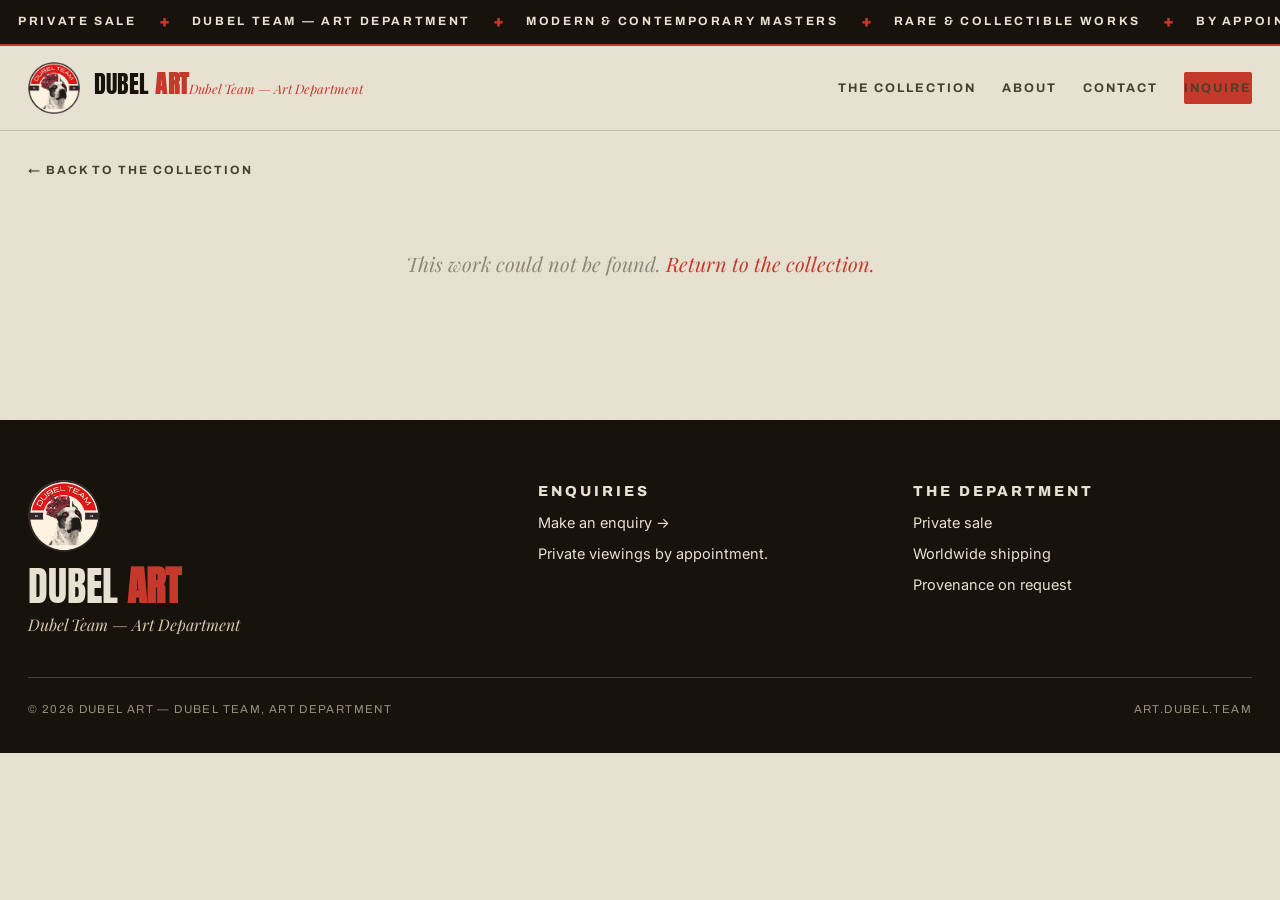
<file: artwork.html>
<!DOCTYPE html>
<html lang="en">
<head>
<meta charset="utf-8">
<meta name="viewport" content="width=device-width, initial-scale=1">
<meta name="theme-color" content="#17120b">
<title>DUBEL ART</title>
<meta name="description" content="Artwork detail — DUBEL ART private sale.">
<link rel="preconnect" href="https://fonts.googleapis.com">
<link rel="preconnect" href="https://fonts.gstatic.com" crossorigin>
<link href="https://fonts.googleapis.com/css2?family=Anton&family=Archivo:wght@400;600;700;800;900&family=Inter:wght@400;500;600;700&family=Playfair+Display:ital,wght@1,400;1,500;1,600&display=swap" rel="stylesheet">
<link rel="stylesheet" href="styles.css?v=5">
<link rel="icon" href="favicon.ico" sizes="any">
<link rel="icon" type="image/png" href="images/logo.png">
<link rel="apple-touch-icon" href="apple-touch-icon.png">

</head>
<body>
<div id="site-chrome"></div>

<main class="wrap" id="main">
  <a class="back" href="index.html">← Back to the collection</a>
  <div id="work"></div>
</main>

<footer id="site-footer"></footer>

<script src="data.js"></script>
<script src="app.js?v=5"></script>
<script>
(function(){
  var D = window.DubelArt;
  function param(n){return new URLSearchParams(location.search).get(n);}
  var id = param("id");
  var root = document.getElementById("work");

  function block(title, inner){ if(!inner) return ""; return "<div class='prose-block'><h3>"+D.esc(title)+"</h3>"+inner+"</div>"; }
  function list(arr){ if(!arr || !arr.length) return ""; return "<ul class='prov'>"+arr.map(function(i){return "<li>"+D.esc(i)+"</li>";}).join("")+"</ul>"; }
  function plainList(arr){ if(!arr || !arr.length) return ""; return "<ul class='prov' style='counter-reset:none'>"+arr.map(function(i){return "<li style='padding-left:18px'>— "+D.esc(i)+"</li>";}).join("")+"</ul>"; }

  function apply(data){
    var site = data.site || {}, works = data.works || [];
    D.mountChrome(site);
    var w = works.filter(function(x){return String(x.slug)===String(id) || String(x.id)===String(id);})[0];
    if(!w){
      root.innerHTML = "<div class='empty'>This work could not be found. <a href='index.html' style='color:var(--red)'>Return to the collection.</a></div>";
      return;
    }
    document.title = w.artist + " — " + w.title + " · DUBEL ART";

    var st = D.statusInfo(w);
    var spec = "";
    function row(k,v){ if(v) spec += "<div><dt>"+k+"</dt><dd>"+D.esc(v)+"</dd></div>"; }
    row("Medium", w.medium); row("Dimensions", w.dimensions); row("Framed", w.framed);
    row("Edition", w.edition); row("Year", w.year); row("Signature", w.signature); row("Condition", w.condition);
    var priceBig = D.priceText(w);

    root.innerHTML =
      "<div class='work__hero'>"+
        "<div class='card__spec' style='color:var(--red)'>"+D.esc(w.medium||"")+"</div>"+
        "<h1 class='work__artist'>"+D.esc(w.artist)+"</h1>"+
        "<div class='work__titleline'><span class='work__title'>"+D.esc(w.title)+"</span>"+
          (w.year?"<span class='work__year'>"+D.esc(w.year)+"</span>":"")+"</div>"+
      "</div>"+
      "<div class='work__grid'>"+
        "<div class='work__imgwrap'><img src='"+D.esc(w.image)+"' alt='"+D.esc(w.artist+", "+w.title)+"'></div>"+
        "<aside class='panel'>"+
          "<div class='panel__pricelbl'>"+(w.priceMode==="on_request"||st.key==="sold"?"&nbsp;":"Asking price")+"</div>"+
          "<div class='panel__price'>"+D.esc(priceBig)+"</div>"+
          "<span class='panel__status panel__status--"+st.key+"'>"+st.label+"</span>"+
          ((st.key==="available")?
            "<a class='btn btn--block' href='contact.html?work="+encodeURIComponent(w.slug||w.id)+"'>Inquire about this work</a>":
            (st.key==="reserved"?
              "<a class='btn btn--block btn--ghost' href='contact.html?work="+encodeURIComponent(w.slug||w.id)+"'>Join the waiting list</a>":
              "")) +
          "<dl class='spec-list'>"+spec+"</dl>"+
          (site.priceNote ? "<p class='panel__note'>"+D.esc(site.priceNote)+"</p>" : "")+
        "</aside>"+
      "</div>"+
      block("About the work", w.description ? "<p>"+D.esc(w.description)+"</p>" : "") +
      "<div class='cols2'>"+
        block("Provenance", list(w.provenance)) +
        "<div>"+
          block("Exhibited", plainList(w.exhibitions)) +
          block("Literature", plainList(w.publications)) +
        "</div>"+
      "</div>";

    var others = works.filter(function(x){return x!==w;}).slice(0,3);
    if(others.length){
      var more = "<section class='more'><div class='section__head'><h2 class='section__title'>More works</h2>"+
        "<a class='section__count' href='index.html' style='color:var(--red)'>View all →</a></div><div class='grid'>";
      others.forEach(function(o){
        var ost=D.statusInfo(o);
        more += "<article class='card "+(ost.key==="sold"?"card--sold":"")+"'><a href='artwork.html?id="+encodeURIComponent(o.slug||o.id)+"'>"+
          "<div class='card__frame'><img loading='lazy' src='"+D.esc(o.thumb||o.image)+"' alt='"+D.esc(o.artist)+"'></div>"+
          "<div class='card__meta'><div class='card__artist'>"+D.esc(o.artist)+"</div>"+
          "<div class='card__title'>"+D.esc(o.title)+"</div></div></a></article>";
      });
      more += "</div></section>";
      root.insertAdjacentHTML("beforeend", more);
    }
  }

  D.onData(apply);
})();
</script>
</body>
</html>
</file>
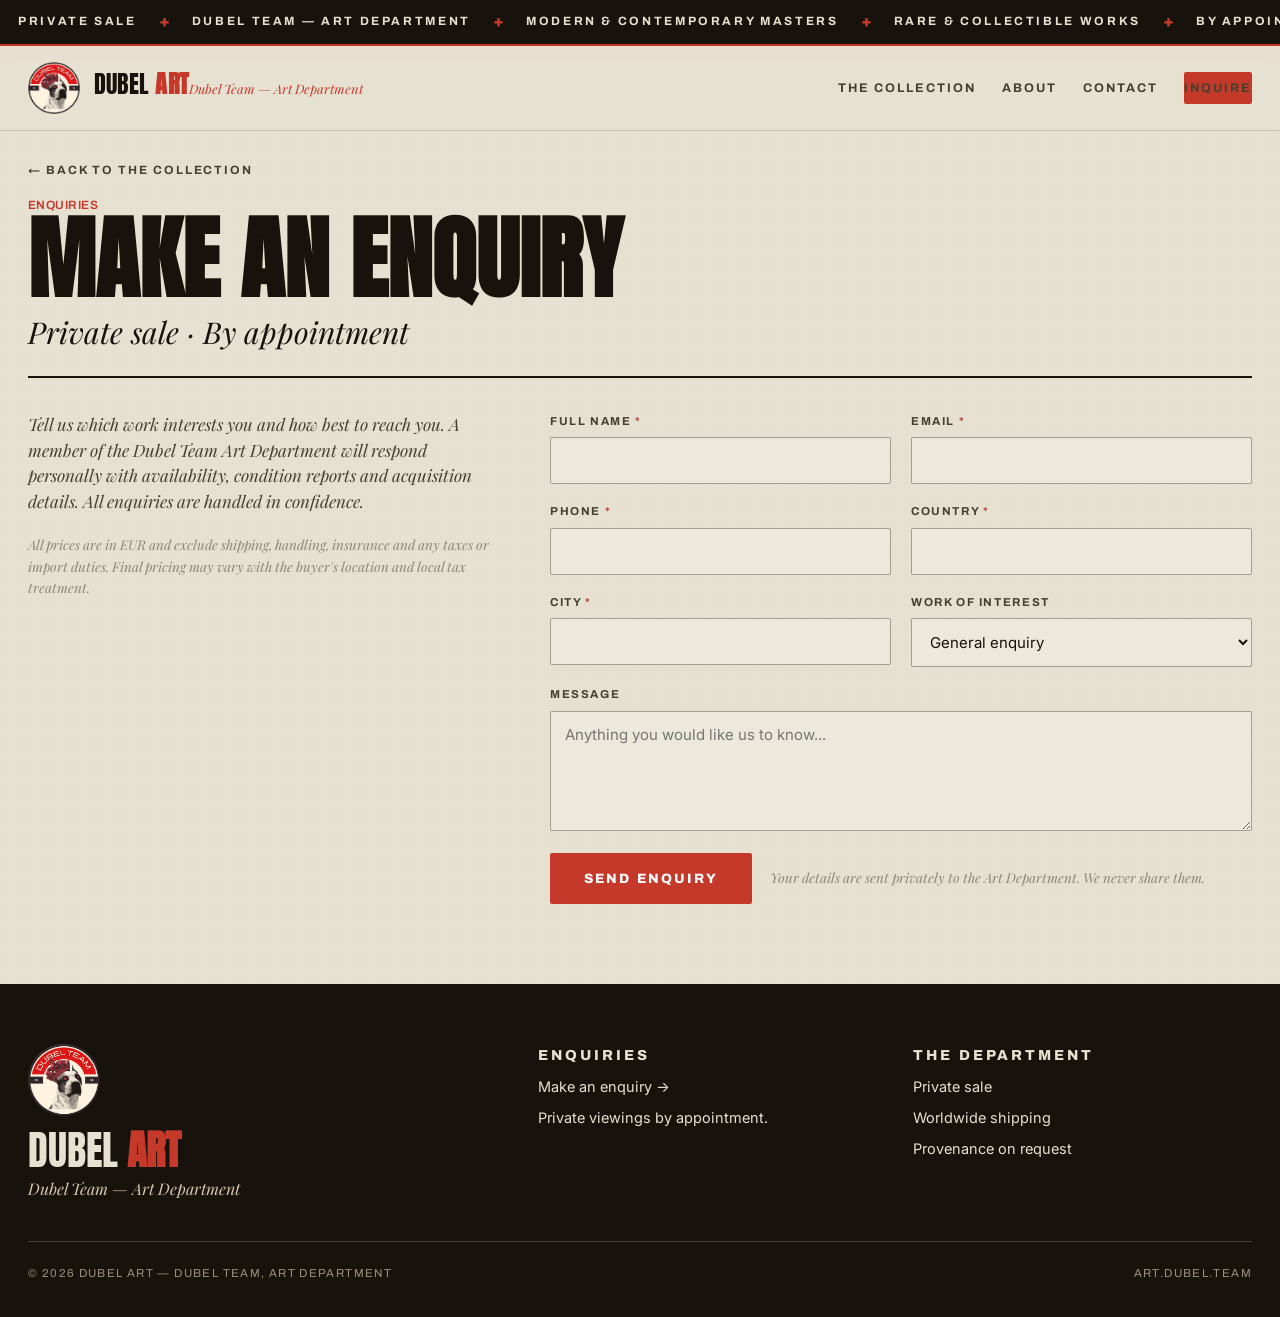
<file: contact.html>
<!DOCTYPE html>
<html lang="en">
<head>
<meta charset="utf-8">
<meta name="viewport" content="width=device-width, initial-scale=1">
<meta name="theme-color" content="#17120b">
<title>Enquire — DUBEL ART</title>
<meta name="description" content="Enquire about a work from the Dubel Team Art Department. Private sale, by appointment.">
<link rel="preconnect" href="https://fonts.googleapis.com">
<link rel="preconnect" href="https://fonts.gstatic.com" crossorigin>
<link href="https://fonts.googleapis.com/css2?family=Anton&family=Archivo:wght@400;600;700;800;900&family=Inter:wght@400;500;600;700&family=Playfair+Display:ital,wght@1,400;1,500;1,600&display=swap" rel="stylesheet">
<link rel="stylesheet" href="styles.css?v=5">
<link rel="icon" href="favicon.ico" sizes="any">
<link rel="icon" type="image/png" href="images/logo.png">
<link rel="apple-touch-icon" href="apple-touch-icon.png">

</head>
<body>
<div id="site-chrome"></div>

<main class="wrap" id="main">
  <a class="back" href="index.html">&larr; Back to the collection</a>

  <div class="work__hero" style="margin-top:8px">
    <div class="card__spec" style="color:var(--red)">Enquiries</div>
    <h1 class="work__artist">Make an enquiry</h1>
    <div class="work__titleline"><span class="work__title">Private sale &middot; By appointment</span></div>
  </div>

  <div class="contact__grid">
    <div class="contact__intro">
      <p class="hero__body">Tell us which work interests you and how best to reach you. A member of the Dubel Team Art Department will respond personally with availability, condition reports and acquisition details. All enquiries are handled in confidence.</p>
      <div id="work-card"></div>
      <p class="form__note" id="price-note" style="margin-top:20px"></p>
    </div>

    <div>
      <div id="form-wrap">
        <form id="enquiry" class="form" novalidate>
          <div class="field"><label>Full name <span class="req">*</span></label><input name="name" autocomplete="name" required></div>
          <div class="field"><label>Email <span class="req">*</span></label><input type="email" name="email" autocomplete="email" required></div>
          <div class="field"><label>Phone <span class="req">*</span></label><input name="phone" autocomplete="tel" required></div>
          <div class="field"><label>Country <span class="req">*</span></label><input name="country" autocomplete="country-name" required></div>
          <div class="field"><label>City <span class="req">*</span></label><input name="city" autocomplete="address-level2" required></div>
          <div class="field"><label>Work of interest</label><select id="artwork" name="artwork"></select></div>
          <div class="field full"><label>Message</label><textarea name="message" placeholder="Anything you would like us to know..."></textarea></div>

          <input type="checkbox" name="botcheck" class="form__hp" tabindex="-1" autocomplete="off" aria-hidden="true">

          <div class="form__msg" id="msg" role="alert"></div>
          <div class="form__actions">
            <button type="submit" class="btn btn--lg" id="submit">Send enquiry</button>
            <p class="form__note">Your details are sent privately to the Art Department. We never share them.</p>
          </div>
        </form>
      </div>

      <div class="contact__sent" id="sent">
        <h2>Thank you.</h2>
        <p>Your enquiry has reached the Dubel Team Art Department. We will be in touch shortly.
           <a href="index.html" style="color:var(--red)">Return to the collection &rarr;</a></p>
      </div>
    </div>
  </div>
</main>

<footer id="site-footer"></footer>

<script>
/* URLSearchParams polyfill for very old browsers */
if(!window.URLSearchParams){window.URLSearchParams=function(q){q=(q||"").replace(/^\?/,"");this.get=function(k){var a=q.split("&");for(var i=0;i<a.length;i++){var kv=a[i].split("=");if(decodeURIComponent(kv[0])===k)return decodeURIComponent((kv[1]||"").replace(/\+/g," "));}return null;};};}
</script>
<script src="data.js"></script>
<script src="app.js?v=5"></script>
<script>
(function(){
  var D = window.DubelArt;
  var site = {}, works = [];
  function param(n){ return new URLSearchParams(location.search).get(n); }
  var slug = param("work");

  var sel = document.getElementById("artwork");
  var card = document.getElementById("work-card");

  function currentWork(){
    var v = sel.value;
    return works.filter(function(w){ return String(w.slug || w.id) === String(v); })[0];
  }
  function renderCard(){
    var w = currentWork();
    if(!w){ card.innerHTML = ""; return; }
    card.innerHTML =
      "<div class='contact__work'>" +
        "<div class='cw__lbl'>Selected work</div>" +
        "<div class='cw__name'>" + D.esc(w.artist) + "</div>" +
        "<div class='cw__title'>" + D.esc(w.title) + (w.year ? ", " + D.esc(w.year) : "") + "</div>" +
        "<div class='card__spec' style='margin-top:8px'>" +
          D.esc([w.medium, w.dimensions].filter(Boolean).join(" · ")) +
          (w.priceMode === "on_request" ? "" : " — " + D.esc(D.priceText(w))) +
        "</div>" +
      "</div>";
  }
  sel.addEventListener("change", renderCard);

  function apply(data){
    site = data.site || {}; works = data.works || [];
    D.mountChrome(site);
    var prev = sel.value || slug;
    var opts = "<option value=''>General enquiry</option>";
    works.forEach(function(w){
      var label = w.artist + " — " + w.title + (w.year ? " (" + w.year + ")" : "");
      var val = w.slug || w.id;
      opts += "<option value='" + D.esc(val) + "'" + (String(val) === String(prev) ? " selected" : "") + ">" + D.esc(label) + "</option>";
    });
    sel.innerHTML = opts;
    renderCard();
    var pn = document.getElementById("price-note");
    if (pn && site.priceNote) pn.textContent = site.priceNote;
  }
  D.onData(apply);

  var form = document.getElementById("enquiry");
  var msg  = document.getElementById("msg");
  var btn  = document.getElementById("submit");

  function showMsg(text, ok){
    msg.textContent = text;
    msg.className = "form__msg show " + (ok ? "form__msg--ok" : "form__msg--err");
  }

  form.addEventListener("submit", function(e){
    e.preventDefault();
    if (form.botcheck && form.botcheck.checked) return; /* honeypot: silently drop bots */

    var required = ["name","email","phone","country","city"];
    for (var i=0;i<required.length;i++){
      if(!form[required[i]].value.trim()){
        showMsg("Please complete all required fields (name, email, phone, country, city).", false);
        form[required[i]].focus();
        return;
      }
    }

    var w = currentWork();
    var subject = "DUBEL ART — " + (w ? ("Enquiry: " + w.artist + ", " + w.title) : "General enquiry");

    if(!site.formAccessKey){
      showMsg("This enquiry form is not connected yet. (Site owner: add your Web3Forms access key in admin → Site settings.)", false);
      return;
    }

    var payload = {
      access_key: site.formAccessKey,
      subject: subject,
      from_name: form.name.value.trim() + " — DUBEL ART",
      replyto: form.email.value.trim(),
      name: form.name.value.trim(),
      email: form.email.value.trim(),
      phone: form.phone.value.trim(),
      country: form.country.value.trim(),
      city: form.city.value.trim(),
      work_of_interest: w ? (w.artist + " — " + w.title + (w.year ? " (" + w.year + ")" : "")) : "General enquiry",
      artwork_reference: w ? (w.slug || w.id) : "",
      asking_price: w ? D.priceText(w) : "",
      message: form.message.value.trim()
    };

    btn.disabled = true;
    var oldLabel = btn.textContent;
    btn.textContent = "Sending…";

    fetch(site.formEndpoint || "https://api.web3forms.com/submit", {
      method: "POST",
      headers: { "Content-Type": "application/json", "Accept": "application/json" },
      body: JSON.stringify(payload)
    })
    .then(function(r){ return r.json(); })
    .then(function(res){
      if (res && res.success){
        document.getElementById("form-wrap").style.display = "none";
        document.getElementById("sent").className = "contact__sent show";
        window.scrollTo({ top: 0, behavior: "smooth" });
      } else {
        showMsg((res && res.message) ? res.message : "Something went wrong. Please try again.", false);
        btn.disabled = false; btn.textContent = oldLabel;
      }
    })
    .catch(function(){
      showMsg("Network error. Please try again in a moment.", false);
      btn.disabled = false; btn.textContent = oldLabel;
    });
  });
})();
</script>
</body>
</html>
</file>
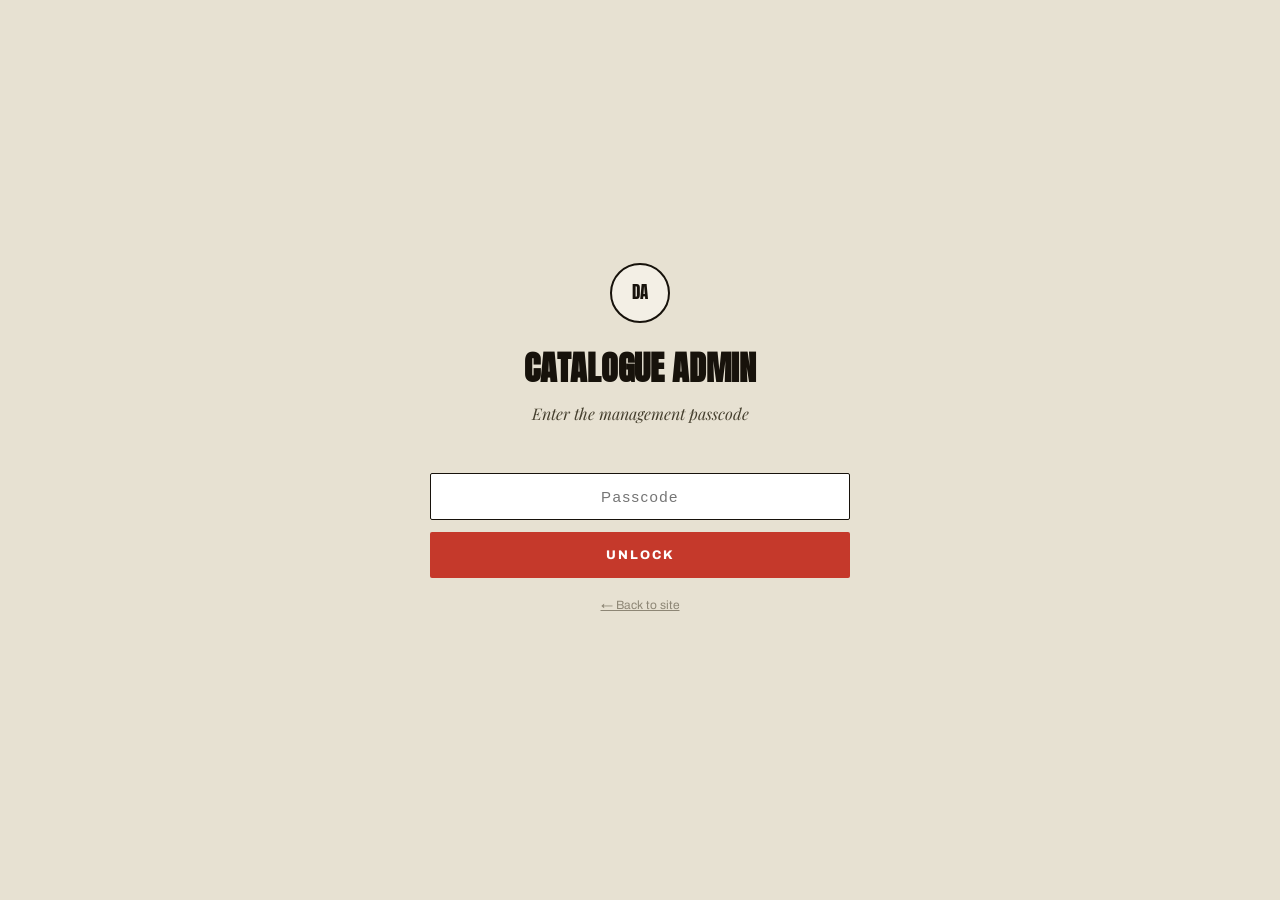
<file: dubel-art/admin.html>
<!DOCTYPE html>
<html lang="en">
<head>
<meta charset="utf-8">
<meta name="viewport" content="width=device-width, initial-scale=1">
<title>Manage catalogue — DUBEL ART</title>
<link rel="preconnect" href="https://fonts.googleapis.com">
<link rel="preconnect" href="https://fonts.gstatic.com" crossorigin>
<link href="https://fonts.googleapis.com/css2?family=Anton&family=Archivo:wght@400;600;700;800;900&family=Inter:wght@400;500;600;700&family=Playfair+Display:ital,wght@1,400;1,500&display=swap" rel="stylesheet">
<link rel="stylesheet" href="styles.css">
<style>
  .adm-top{background:var(--ink);color:var(--paper);border-bottom:2px solid var(--red)}
  .adm-top .wrap{display:flex;align-items:center;gap:18px;height:70px}
  .adm-top .name{font-family:var(--display);font-size:22px}
  .adm-top .name b{color:var(--red)}
  .adm-top .tag{font-family:var(--util);font-weight:700;font-size:11px;letter-spacing:.2em;text-transform:uppercase;color:#bdae97}
  .adm-actions{margin-left:auto;display:flex;gap:10px;flex-wrap:wrap}
  .mini{font-family:var(--util);font-weight:800;font-size:11px;letter-spacing:.12em;text-transform:uppercase;
    padding:11px 15px;border-radius:2px;border:1.5px solid var(--paper);background:transparent;color:var(--paper);transition:.18s}
  .mini:hover{background:var(--paper);color:var(--ink)}
  .mini--red{background:var(--red);border-color:var(--red);color:#fff}
  .mini--red:hover{background:#fff;color:var(--red)}
  .adm-note{background:#f6efd9;border:1px solid var(--line);border-left:4px solid var(--red);padding:14px 18px;margin:22px 0;
    font-size:13.5px;color:var(--ink-soft);border-radius:2px}
  .adm-note b{color:var(--ink)}
  .adm-grid{display:grid;grid-template-columns:1fr;gap:10px;margin-top:8px}
  .row{display:grid;grid-template-columns:64px 1fr auto;gap:16px;align-items:center;background:var(--card);
    border:1px solid var(--line);border-radius:3px;padding:12px 14px}
  .row img{width:64px;height:64px;object-fit:cover;background:#fff;border:1px solid var(--line)}
  .row__main .a{font-family:var(--display);font-size:18px;line-height:1}
  .row__main .t{font-family:var(--serif);font-style:italic;color:var(--ink-soft);font-size:14px}
  .row__main .s{font-family:var(--util);font-size:11px;letter-spacing:.08em;text-transform:uppercase;color:var(--muted);margin-top:3px}
  .badge{display:inline-block;font-family:var(--util);font-weight:800;font-size:10px;letter-spacing:.12em;text-transform:uppercase;
    padding:3px 8px;border-radius:2px;background:var(--ink);color:var(--paper);margin-right:6px}
  .badge--reserved{background:var(--green)} .badge--sold{background:var(--red)}
  .row__ctrl{display:flex;gap:6px;align-items:center}
  .icon{width:34px;height:34px;border:1.5px solid var(--line-strong);background:transparent;border-radius:2px;
    font-size:14px;display:grid;place-items:center;color:var(--ink-soft)}
  .icon:hover{border-color:var(--ink);color:var(--ink)}
  .icon--danger:hover{border-color:var(--red);color:var(--red)}
  /* editor */
  .sheet{position:fixed;inset:0;background:rgba(23,18,11,.55);display:none;z-index:80;overflow:auto;padding:28px}
  .sheet.open{display:block}
  .editor{max-width:780px;margin:0 auto;background:var(--paper-2);border:1px solid var(--line);border-radius:4px;box-shadow:var(--shadow)}
  .editor__head{display:flex;align-items:center;justify-content:space-between;padding:18px 24px;border-bottom:2px solid var(--ink);position:sticky;top:0;background:var(--paper-2);z-index:2}
  .editor__head h3{font-family:var(--display);font-size:24px;margin:0;text-transform:uppercase}
  .editor__body{padding:22px 24px 8px}
  .field{margin-bottom:16px}
  .field label{display:block;font-family:var(--util);font-weight:800;font-size:11px;letter-spacing:.14em;text-transform:uppercase;color:var(--ink-soft);margin-bottom:6px}
  .field input,.field select,.field textarea{width:100%;font-family:var(--body);font-size:14px;padding:11px 12px;
    border:1.5px solid var(--line-strong);border-radius:2px;background:#fff;color:var(--ink)}
  .field textarea{min-height:80px;resize:vertical;line-height:1.5}
  .field .hint{font-size:11.5px;color:var(--muted);margin-top:5px}
  .f2{display:grid;grid-template-columns:1fr 1fr;gap:16px}
  .f3{display:grid;grid-template-columns:1fr 1fr 1fr;gap:16px}
  .imgrow{display:flex;gap:16px;align-items:center}
  .imgrow img{width:96px;height:96px;object-fit:cover;border:1px solid var(--line);background:#fff}
  .editor__foot{display:flex;gap:10px;justify-content:flex-end;padding:16px 24px;border-top:1px solid var(--line);
    position:sticky;bottom:0;background:var(--paper-2)}
  .toast{position:fixed;left:50%;bottom:28px;transform:translateX(-50%) translateY(140%);background:var(--ink);color:var(--paper);
    font-family:var(--util);font-weight:700;font-size:13px;letter-spacing:.06em;padding:13px 22px;border-radius:3px;
    border-left:4px solid var(--red);transition:transform .35s ease;z-index:90}
  .toast.show{transform:translateX(-50%) translateY(0)}
  /* gate */
  .gate{position:fixed;inset:0;background:var(--paper);display:grid;place-items:center;z-index:100}
  .gate__box{width:min(420px,90vw);text-align:center}
  .gate__box .brand__mark{margin:0 auto 18px;width:60px;height:60px}
  .gate h1{font-family:var(--display);font-size:34px;text-transform:uppercase;margin:0 0 6px}
  .gate p{color:var(--ink-soft);margin:0 0 22px;font-family:var(--serif);font-style:italic}
  .gate input{width:100%;padding:14px;border:1.5px solid var(--ink);border-radius:2px;font-size:15px;text-align:center;letter-spacing:.1em;margin-bottom:12px}
  .gate .err{color:var(--red);font-family:var(--util);font-size:12px;font-weight:700;letter-spacing:.08em;text-transform:uppercase;height:16px;margin-bottom:8px}
  @media(max-width:640px){.f2,.f3{grid-template-columns:1fr}.row{grid-template-columns:52px 1fr;gap:12px}.row__ctrl{grid-column:1/-1;justify-content:flex-start;flex-wrap:wrap}}
</style>
</head>
<body>

<!-- passcode gate -->
<div class="gate" id="gate">
  <div class="gate__box">
    <div class="brand__mark">DA</div>
    <h1>Catalogue Admin</h1>
    <p>Enter the management passcode</p>
    <div class="err" id="gate-err"></div>
    <input type="password" id="gate-pass" placeholder="Passcode" autocomplete="off">
    <button class="btn btn--block" id="gate-go">Unlock</button>
    <p style="font-size:12px;font-style:normal;font-family:var(--util);margin-top:18px;color:var(--muted)">
      <a href="index.html" style="color:var(--muted);text-decoration:underline">← Back to site</a></p>
  </div>
</div>

<div id="app" style="display:none">
  <div class="adm-top"><div class="wrap">
    <span class="name">DUBEL <b>ART</b></span>
    <span class="tag">Catalogue Manager</span>
    <div class="adm-actions">
      <button class="mini" id="btn-settings">Site settings</button>
      <button class="mini" id="btn-add">+ Add work</button>
      <button class="mini" id="btn-import">Import</button>
      <button class="mini" id="btn-export">Export data.js</button>
      <button class="mini mini--red" id="btn-save">Save changes</button>
      <a class="mini" href="index.html" target="_blank">View site ↗</a>
    </div>
  </div></div>

  <main class="wrap">
    <div class="adm-note" id="dirty-note" style="display:none">
      <b>Unsaved changes.</b> Click <b>Save changes</b> to store them on this device, then <b>Export data.js</b> and upload it to your server to publish for everyone.
    </div>
    <div class="adm-note">
      <b>How publishing works.</b> Edits are saved in this browser so you can preview them on the live URL here.
      To make changes visible to <b>all visitors</b>, click <b>Export data.js</b> and replace the <code>data.js</code> file on your server.
      Uploaded images are embedded for preview — for best performance, place image files in the <code>/images</code> folder and reference them by filename.
    </div>
    <div class="adm-grid" id="list"></div>
  </main>
</div>

<!-- editor sheet -->
<div class="sheet" id="sheet">
  <div class="editor">
    <div class="editor__head">
      <h3 id="editor-title">Edit work</h3>
      <button class="icon" id="editor-close" aria-label="Close">✕</button>
    </div>
    <div class="editor__body" id="editor-body"><!-- injected --></div>
    <div class="editor__foot">
      <button class="mini" style="border-color:var(--ink);color:var(--ink)" id="editor-cancel">Cancel</button>
      <button class="btn" id="editor-apply">Apply</button>
    </div>
  </div>
</div>

<div class="toast" id="toast"></div>
<input type="file" id="import-file" accept=".js,.json,application/json,text/javascript" style="display:none">

<script src="data.js"></script>
<script src="app.js"></script>
<script>
(function(){
  var STORE_KEY = "dubelart_data_v1";
  var SEED = { site: JSON.parse(JSON.stringify(window.SITE||{})), works: JSON.parse(JSON.stringify(window.ARTWORKS||[])) };
  var db, dirty=false, editIndex=null, editingSettings=false;

  function clone(o){return JSON.parse(JSON.stringify(o));}
  function load(){
    try{var raw=localStorage.getItem(STORE_KEY); if(raw){var p=JSON.parse(raw); if(p&&p.works) return p;}}catch(e){}
    return clone(SEED);
  }
  function esc(s){return window.DubelArt.esc(s);}
  function toast(m){var t=document.getElementById("toast");t.textContent=m;t.classList.add("show");setTimeout(function(){t.classList.remove("show");},2200);}
  function markDirty(){dirty=true;document.getElementById("dirty-note").style.display="block";}

  // ---- gate ----
  function unlock(){
    var pass=document.getElementById("gate-pass").value;
    var expected=(SEED.site && SEED.site.adminPass) || "dubel-art-2026";
    if(pass===expected){
      try{sessionStorage.setItem("dubelart_admin","1");}catch(e){}
      showApp();
    }else{
      document.getElementById("gate-err").textContent="Incorrect passcode";
    }
  }
  document.getElementById("gate-go").addEventListener("click",unlock);
  document.getElementById("gate-pass").addEventListener("keydown",function(e){if(e.key==="Enter")unlock();});
  function showApp(){
    document.getElementById("gate").style.display="none";
    document.getElementById("app").style.display="block";
    db=load(); renderList();
  }
  try{ if(sessionStorage.getItem("dubelart_admin")==="1") showApp(); }catch(e){}

  // ---- list ----
  function renderList(){
    var list=document.getElementById("list");
    if(!db.works.length){list.innerHTML="<div class='empty'>No works yet. Click “+ Add work”.</div>";return;}
    list.innerHTML=db.works.map(function(w,i){
      var st=window.DubelArt.statusInfo(w);
      return "<div class='row'>"+
        "<img src='"+esc(w.thumb||w.image)+"' alt='' onerror=\"this.style.visibility='hidden'\">"+
        "<div class='row__main'>"+
          "<div class='a'>"+esc(w.artist)+"</div>"+
          "<div class='t'>"+esc(w.title)+(w.year?", "+esc(w.year):"")+"</div>"+
          "<div class='s'><span class='badge badge--"+st.key+"'>"+st.label+"</span>"+
            esc(w.priceMode==="on_request"?"Price on request":(w.price||"—"))+"</div>"+
        "</div>"+
        "<div class='row__ctrl'>"+
          "<button class='icon' data-up='"+i+"' title='Move up' aria-label='Move up'>&#8593;</button>"+
          "<button class='icon' data-down='"+i+"' title='Move down' aria-label='Move down'>&#8595;</button>"+
          "<button class='icon' data-dup='"+i+"' title='Duplicate' aria-label='Duplicate'>&#10697;</button>"+
          "<button class='icon' style='width:auto;padding:0 12px' data-edit='"+i+"'>Edit</button>"+
          "<button class='icon icon--danger' data-del='"+i+"' title='Delete' aria-label='Delete'>&#215;</button>"+
        "</div>"+
      "</div>";
    }).join("");
  }
  document.getElementById("list").addEventListener("click",function(e){
    var b=e.target.closest("button"); if(!b)return;
    var i;
    if(b.hasAttribute("data-edit")){openEditor(+b.getAttribute("data-edit"));return;}
    if(b.hasAttribute("data-up")){i=+b.getAttribute("data-up"); if(i>0){var t=db.works[i-1];db.works[i-1]=db.works[i];db.works[i]=t;markDirty();renderList();}return;}
    if(b.hasAttribute("data-down")){i=+b.getAttribute("data-down"); if(i<db.works.length-1){var t2=db.works[i+1];db.works[i+1]=db.works[i];db.works[i]=t2;markDirty();renderList();}return;}
    if(b.hasAttribute("data-dup")){i=+b.getAttribute("data-dup");var c=clone(db.works[i]);c.id=nextId();c.slug=uniqueSlug((c.slug||"work")+"-copy");c.title=(c.title||"")+" (copy)";db.works.splice(i+1,0,c);markDirty();renderList();toast("Duplicated");return;}
    if(b.hasAttribute("data-del")){i=+b.getAttribute("data-del");if(confirm("Delete “"+(db.works[i].artist)+" — "+(db.works[i].title)+"”? This can’t be undone after you Save.")){db.works.splice(i,1);markDirty();renderList();}return;}
  });

  function nextId(){var m=0;db.works.forEach(function(w){if(+w.id>m)m=+w.id;});return m+1;}
  function slugify(s){return String(s||"").toLowerCase().normalize("NFD").replace(/[\u0300-\u036f]/g,"").replace(/[^a-z0-9]+/g,"-").replace(/^-+|-+$/g,"").slice(0,60)||"work";}
  function uniqueSlug(base){var s=slugify(base),n=1,t=s;while(db.works.some(function(w){return w.slug===t;})){t=s+"-"+(++n);}return t;}

  // ---- editor ----
  var sheet=document.getElementById("sheet");
  function field(label,name,val,opts){
    opts=opts||{};
    var input;
    if(opts.type==="textarea") input="<textarea name='"+name+"'>"+esc(val||"")+"</textarea>";
    else if(opts.type==="select"){
      input="<select name='"+name+"'>"+opts.options.map(function(o){
        return "<option value='"+esc(o[0])+"'"+(String(val)===String(o[0])?" selected":"")+">"+esc(o[1])+"</option>";}).join("")+"</select>";
    }
    else input="<input name='"+name+"' value='"+esc(val==null?"":val)+"' "+(opts.attr||"")+">";
    return "<div class='field'><label>"+esc(label)+"</label>"+input+(opts.hint?"<div class='hint'>"+esc(opts.hint)+"</div>":"")+"</div>";
  }

  function openEditor(i){
    editIndex=i; editingSettings=false;
    var w = (i===null)? newWork() : db.works[i];
    document.getElementById("editor-title").textContent = (i===null)?"Add work":"Edit work";
    var body=document.getElementById("editor-body");
    body.innerHTML =
      "<div class='imgrow'><img id='ed-preview' src='"+esc(w.thumb||w.image||"")+"' alt='' onerror=\"this.style.visibility='hidden'\">"+
        "<div style='flex:1'>"+
          field("Image filename or path","image",w.image,{hint:"e.g. images/your-file.jpg — place the file in /images on your server."})+
          "<label class='mini' style='border-color:var(--ink);color:var(--ink);display:inline-block;cursor:pointer'>Upload image…"+
            "<input type='file' id='ed-upload' accept='image/*' style='display:none'></label>"+
        "</div>"+
      "</div>"+
      "<div class='f2'>"+field("Artist","artist",w.artist)+field("Title","title",w.title)+"</div>"+
      "<div class='f3'>"+field("Year","year",w.year)+field("Status","status",w.status,{type:"select",options:[["available","Available"],["reserved","Reserved"],["sold","Sold"]]})+
        field("Featured","featured",w.featured?"yes":"no",{type:"select",options:[["no","No"],["yes","Yes"]]})+"</div>"+
      "<div class='f2'>"+field("Medium","medium",w.medium)+field("Dimensions","dimensions",w.dimensions)+"</div>"+
      "<div class='f2'>"+field("Framed size","framed",w.framed)+field("Edition","edition",w.edition)+"</div>"+
      "<div class='f2'>"+
        field("Asking price","price",w.price,{hint:"Euro only, single figure, e.g. €5,500"})+
        field("Price mode","priceMode",w.priceMode,{type:"select",options:[["value","Show price"],["on_request","Price on request"]]})+
      "</div>"+
      "<div class='f2'>"+field("Signature","signature",w.signature)+field("Condition","condition",w.condition)+"</div>"+
      field("Description","description",w.description,{type:"textarea"})+
      field("Provenance (one per line)","provenance",(w.provenance||[]).join("\n"),{type:"textarea"})+
      "<div class='f2'>"+
        field("Exhibited (one per line)","exhibitions",(w.exhibitions||[]).join("\n"),{type:"textarea"})+
        field("Literature (one per line)","publications",(w.publications||[]).join("\n"),{type:"textarea"})+
      "</div>"+
      field("Internal note — PRIVATE, never shown on the site","internalNote",w.internalNote,{type:"textarea",hint:"Source / auction house / estimate. Visible only here in the admin."});
    sheet.classList.add("open");
    var up=document.getElementById("ed-upload");
    if(up) up.addEventListener("change",function(e){handleUpload(e.target.files[0]);});
  }

  function newWork(){return {id:null,slug:null,artist:"",title:"",year:"",medium:"",dimensions:"",framed:"",edition:"",
    price:"",priceMode:"value",status:"available",featured:false,signature:"",condition:"",
    description:"",provenance:[],exhibitions:[],publications:[],internalNote:"",image:"",thumb:""};}

  // image upload → downscale to dataURL (full + thumb)
  function handleUpload(file){
    if(!file)return;
    var reader=new FileReader();
    reader.onload=function(ev){
      var img=new Image();
      img.onload=function(){
        var full=downscale(img,1600,0.85);
        var thumb=downscale(img,800,0.8);
        document.querySelector("[name=image]").value=full;
        document.getElementById("ed-preview").src=thumb;
        document.getElementById("ed-preview").style.visibility="visible";
        document.getElementById("ed-preview").dataset.thumb=thumb;
        toast("Image embedded for preview");
      };
      img.src=ev.target.result;
    };
    reader.readAsDataURL(file);
  }
  function downscale(img,max,q){
    var w=img.naturalWidth,h=img.naturalHeight,s=Math.min(1,max/Math.max(w,h));
    var c=document.createElement("canvas");c.width=Math.round(w*s);c.height=Math.round(h*s);
    c.getContext("2d").drawImage(img,0,0,c.width,c.height);
    return c.toDataURL("image/jpeg",q);
  }

  document.getElementById("editor-apply").addEventListener("click",function(){
    if(editingSettings){applySettings();return;}
    var body=document.getElementById("editor-body");
    function v(n){var el=body.querySelector("[name="+n+"]");return el?el.value.trim():"";}
    function lines(n){return v(n).split("\n").map(function(x){return x.trim();}).filter(Boolean);}
    var w = (editIndex===null)? newWork() : db.works[editIndex];
    w.artist=v("artist"); w.title=v("title"); w.year=v("year");
    w.medium=v("medium"); w.dimensions=v("dimensions"); w.framed=v("framed"); w.edition=v("edition");
    w.price=v("price"); w.priceMode=v("priceMode"); w.status=v("status");
    w.featured=(v("featured")==="yes");
    w.signature=v("signature"); w.condition=v("condition"); w.description=v("description");
    w.provenance=lines("provenance"); w.exhibitions=lines("exhibitions"); w.publications=lines("publications");
    w.internalNote=v("internalNote");
    var imgVal=v("image"); w.image=imgVal;
    var prev=document.getElementById("ed-preview");
    if(prev && prev.dataset.thumb) w.thumb=prev.dataset.thumb;     // uploaded thumb
    else if(!/^data:/.test(imgVal)) w.thumb=imgVal.replace(/(\.[a-z]+)$/i,"-thumb$1"); // path → -thumb path
    else w.thumb=imgVal;
    if(!w.artist&&!w.title){toast("Add an artist or title first");return;}
    if(editIndex===null){ w.id=nextId(); w.slug=uniqueSlug(w.artist+"-"+w.title); db.works.push(w); }
    else if(!w.slug){ w.slug=uniqueSlug(w.artist+"-"+w.title); }
    markDirty(); closeEditor(); renderList(); toast("Applied — remember to Save");
  });

  function closeEditor(){sheet.classList.remove("open");editIndex=null;editingSettings=false;}
  document.getElementById("editor-close").addEventListener("click",closeEditor);
  document.getElementById("editor-cancel").addEventListener("click",closeEditor);
  sheet.addEventListener("click",function(e){if(e.target===sheet)closeEditor();});

  // ---- settings editor ----
  function openSettings(){
    editingSettings=true;
    document.getElementById("editor-title").textContent="Site settings";
    var s=db.site, body=document.getElementById("editor-body");
    body.innerHTML=
      "<div class='f2'>"+field("Wordmark — part 1","wordmarkA",s.wordmarkA)+field("Wordmark — part 2 (red)","wordmarkB",s.wordmarkB)+"</div>"+
      field("Tagline","tagline",s.tagline)+
      "<div class='f2'>"+field("Site URL","url",s.url)+field("Contact form access key (Web3Forms)","formAccessKey",s.formAccessKey,{hint:"Create a free key at web3forms.com tied to your own inbox, then paste it here. Your email address is never shown to visitors."})+"</div>"+
      field("Ticker items (one per line)","ticker",(s.ticker||[]).join("\n"),{type:"textarea"})+
      field("Hero eyebrow","heroEyebrow",s.heroEyebrow)+
      "<div class='f3'>"+field("Hero line 1","heroLine1",s.heroLine1)+field("Hero line 2","heroLine2",s.heroLine2)+field("Hero line 3 (red)","heroLine3",s.heroLine3)+"</div>"+
      field("Hero statement","heroStatement",s.heroStatement,{type:"textarea"})+
      field("Hero body","heroBody",s.heroBody,{type:"textarea"})+
      field("Price / shipping note (shown on each work)","priceNote",s.priceNote,{type:"textarea"})+
      field("Admin passcode","adminPass",s.adminPass,{hint:"Note: this is light protection only. For real security, password-protect admin.html on your hosting."});
    sheet.classList.add("open");
  }
  function applySettings(){
    var body=document.getElementById("editor-body");
    function v(n){var el=body.querySelector("[name="+n+"]");return el?el.value.trim():"";}
    var s=db.site;
    ["wordmarkA","wordmarkB","tagline","url","formAccessKey","heroEyebrow","heroLine1","heroLine2","heroLine3","heroStatement","heroBody","priceNote","adminPass"]
      .forEach(function(k){s[k]=v(k);});
    s.ticker=v("ticker").split("\n").map(function(x){return x.trim();}).filter(Boolean);
    s.name=(s.wordmarkA||"")+" "+(s.wordmarkB||"");
    markDirty(); closeEditor(); toast("Settings applied — remember to Save");
  }

  // ---- top actions ----
  document.getElementById("btn-add").addEventListener("click",function(){openEditor(null);});
  document.getElementById("btn-settings").addEventListener("click",openSettings);
  document.getElementById("btn-save").addEventListener("click",function(){
    try{
      localStorage.setItem(STORE_KEY,JSON.stringify(db));
      dirty=false;document.getElementById("dirty-note").style.display="none";
      toast("Saved on this device");
    }catch(e){alert("Could not save: storage may be full (embedded images are large). Use image filenames in /images instead of uploads.");}
  });
  document.getElementById("btn-export").addEventListener("click",function(){
    var txt="// data.js — single source of truth for the DUBEL ART catalogue.\n"+
      "// Edit via admin.html, then Export this file and re-upload to publish.\n"+
      "window.SITE = "+JSON.stringify(db.site,null,2)+";\n\n"+
      "window.ARTWORKS = "+JSON.stringify(db.works,null,2)+";\n";
    var blob=new Blob([txt],{type:"text/javascript"});
    var a=document.createElement("a");a.href=URL.createObjectURL(blob);a.download="data.js";a.click();
    setTimeout(function(){URL.revokeObjectURL(a.href);},1000);
    toast("data.js exported — upload it to your server");
  });
  document.getElementById("btn-import").addEventListener("click",function(){document.getElementById("import-file").click();});
  document.getElementById("import-file").addEventListener("change",function(e){
    var f=e.target.files[0];if(!f)return;
    var r=new FileReader();
    r.onload=function(ev){
      var text=ev.target.result, imported=null;
      try{
        if(/window\.(SITE|ARTWORKS)/.test(text)){
          var fake={}; (new Function("window",text))(fake);
          imported={site:fake.SITE||db.site, works:fake.ARTWORKS||[]};
        }else{
          var p=JSON.parse(text);
          imported = p.works ? p : {site:db.site, works:p};
        }
      }catch(err){alert("Could not read that file. Use an exported data.js or a JSON file.");return;}
      if(!imported||!imported.works){alert("No works found in that file.");return;}
      db=imported; markDirty(); renderList(); toast("Imported "+imported.works.length+" works — review, then Save");
    };
    r.readAsText(f); e.target.value="";
  });

  window.addEventListener("beforeunload",function(e){if(dirty){e.preventDefault();e.returnValue="";}});
})();
</script>
</body>
</html>
</file>
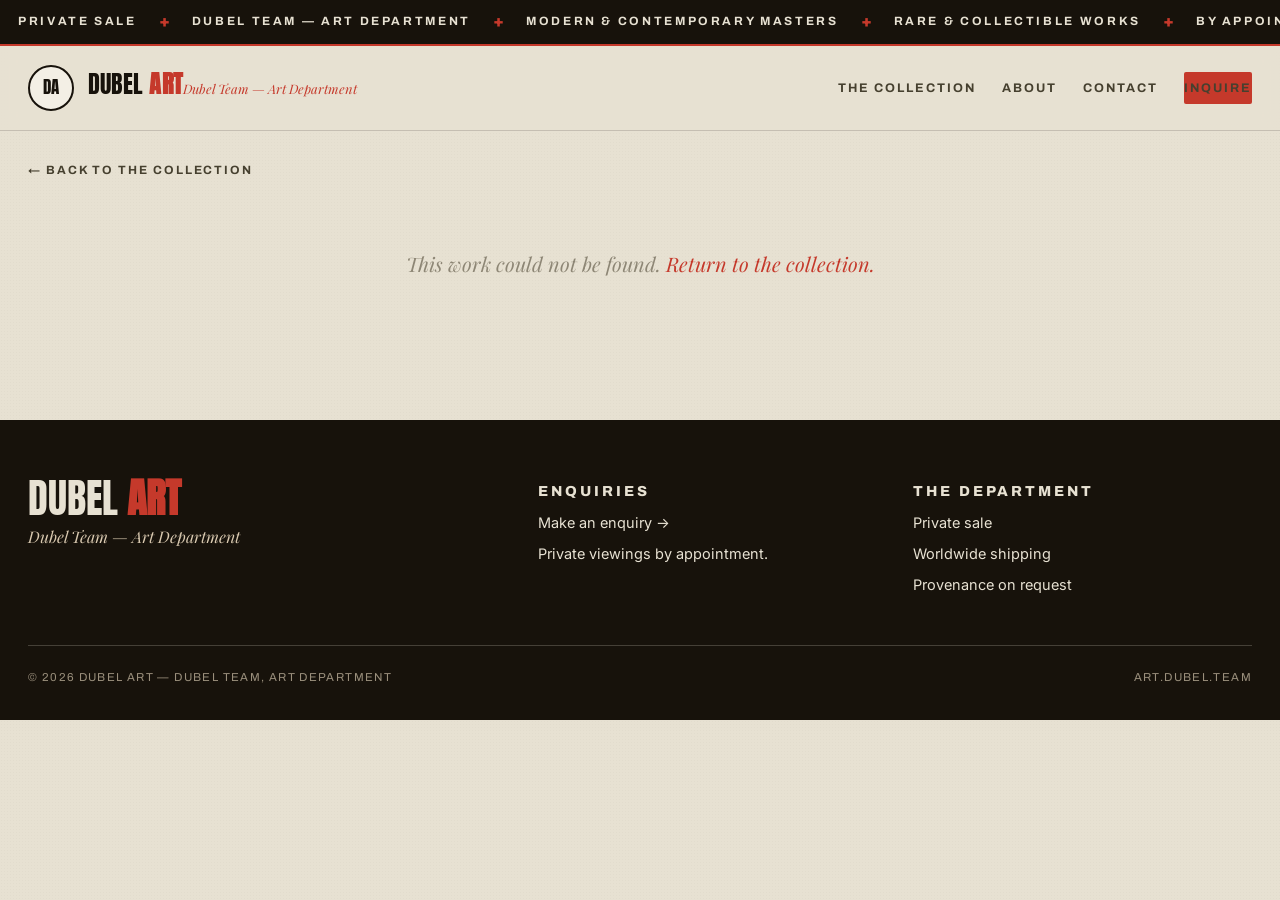
<file: dubel-art/artwork.html>
<!DOCTYPE html>
<html lang="en">
<head>
<meta charset="utf-8">
<meta name="viewport" content="width=device-width, initial-scale=1">
<title>DUBEL ART</title>
<meta name="description" content="Artwork detail — DUBEL ART private sale.">
<link rel="preconnect" href="https://fonts.googleapis.com">
<link rel="preconnect" href="https://fonts.gstatic.com" crossorigin>
<link href="https://fonts.googleapis.com/css2?family=Anton&family=Archivo:wght@400;600;700;800;900&family=Inter:wght@400;500;600;700&family=Playfair+Display:ital,wght@1,400;1,500;1,600&display=swap" rel="stylesheet">
<link rel="stylesheet" href="styles.css">
</head>
<body>
<div id="site-chrome"></div>

<main class="wrap" id="main">
  <a class="back" href="index.html">← Back to the collection</a>
  <div id="work"></div>
</main>

<footer id="site-footer"></footer>

<script src="data.js"></script>
<script src="app.js"></script>
<script>
(function(){
  var D = window.DubelArt;
  var data = D.loadData();
  var site = data.site, works = data.works;
  D.mountChrome(site);

  function param(n){return new URLSearchParams(location.search).get(n);}
  var id = param("id");
  var w = works.filter(function(x){return String(x.slug)===String(id) || String(x.id)===String(id);})[0];

  var root = document.getElementById("work");
  if(!w){
    root.innerHTML = "<div class='empty'>This work could not be found. <a href='index.html' style='color:var(--red)'>Return to the collection.</a></div>";
    return;
  }

  document.title = w.artist + " — " + w.title + " · DUBEL ART";

  function block(title, inner){
    if(!inner) return "";
    return "<div class='prose-block'><h3>"+D.esc(title)+"</h3>"+inner+"</div>";
  }
  function list(arr){
    if(!arr || !arr.length) return "";
    return "<ul class='prov'>"+arr.map(function(i){return "<li>"+D.esc(i)+"</li>";}).join("")+"</ul>";
  }
  function plainList(arr){
    if(!arr || !arr.length) return "";
    return "<ul class='prov' style='counter-reset:none'>"+arr.map(function(i){return "<li style='padding-left:18px'>— "+D.esc(i)+"</li>";}).join("")+"</ul>";
  }

  var st = D.statusInfo(w);
  var spec = "";
  function row(k,v){ if(v) spec += "<div><dt>"+k+"</dt><dd>"+D.esc(v)+"</dd></div>"; }
  row("Medium", w.medium);
  row("Dimensions", w.dimensions);
  row("Framed", w.framed);
  row("Edition", w.edition);
  row("Year", w.year);
  row("Signature", w.signature);
  row("Condition", w.condition);

  var priceBig = (w.priceMode==="on_request") ? "Price on request" :
                 (st.key==="sold") ? "Sold" : (w.price || "Price on request");

  root.innerHTML =
    "<div class='work__hero'>"+
      "<div class='card__spec' style='color:var(--red)'>"+D.esc(w.medium||"")+"</div>"+
      "<h1 class='work__artist'>"+D.esc(w.artist)+"</h1>"+
      "<div class='work__titleline'><span class='work__title'>"+D.esc(w.title)+"</span>"+
        (w.year?"<span class='work__year'>"+D.esc(w.year)+"</span>":"")+"</div>"+
    "</div>"+
    "<div class='work__grid'>"+
      "<div class='work__imgwrap'><img src='"+D.esc(w.image)+"' alt='"+D.esc(w.artist+", "+w.title)+"'></div>"+
      "<aside class='panel'>"+
        "<div class='panel__pricelbl'>"+(w.priceMode==="on_request"||st.key==="sold"?"&nbsp;":"Asking price")+"</div>"+
        "<div class='panel__price'>"+D.esc(priceBig)+"</div>"+
        "<span class='panel__status panel__status--"+st.key+"'>"+st.label+"</span>"+
        ((st.key==="available")?
          "<a class='btn btn--block' href='contact.html?work="+encodeURIComponent(w.slug||w.id)+"'>Inquire about this work</a>":
          (st.key==="reserved"?
            "<a class='btn btn--block btn--ghost' href='contact.html?work="+encodeURIComponent(w.slug||w.id)+"'>Join the waiting list</a>":
            "")) +
        "<dl class='spec-list'>"+spec+"</dl>"+
        (site.priceNote ? "<p class='panel__note'>"+D.esc(site.priceNote)+"</p>" : "")+
      "</aside>"+
    "</div>"+
    block("About the work", w.description ? "<p>"+D.esc(w.description)+"</p>" : "") +
    "<div class='cols2'>"+
      block("Provenance", list(w.provenance)) +
      "<div>"+
        block("Exhibited", plainList(w.exhibitions)) +
        block("Literature", plainList(w.publications)) +
      "</div>"+
    "</div>";

  // more from the collection
  var others = works.filter(function(x){return x!==w;}).slice(0,3);
  if(others.length){
    var more = "<section class='more'><div class='section__head'><h2 class='section__title'>More works</h2>"+
      "<a class='section__count' href='index.html' style='color:var(--red)'>View all →</a></div><div class='grid'>";
    others.forEach(function(o){
      var ost=D.statusInfo(o);
      more += "<article class='card "+(ost.key==="sold"?"card--sold":"")+"'><a href='artwork.html?id="+encodeURIComponent(o.slug||o.id)+"'>"+
        "<div class='card__frame'><img loading='lazy' src='"+D.esc(o.thumb||o.image)+"' alt='"+D.esc(o.artist)+"'></div>"+
        "<div class='card__meta'><div class='card__artist'>"+D.esc(o.artist)+"</div>"+
        "<div class='card__title'>"+D.esc(o.title)+"</div></div></a></article>";
    });
    more += "</div></section>";
    root.insertAdjacentHTML("beforeend", more);
  }
})();
</script>
</body>
</html>
</file>
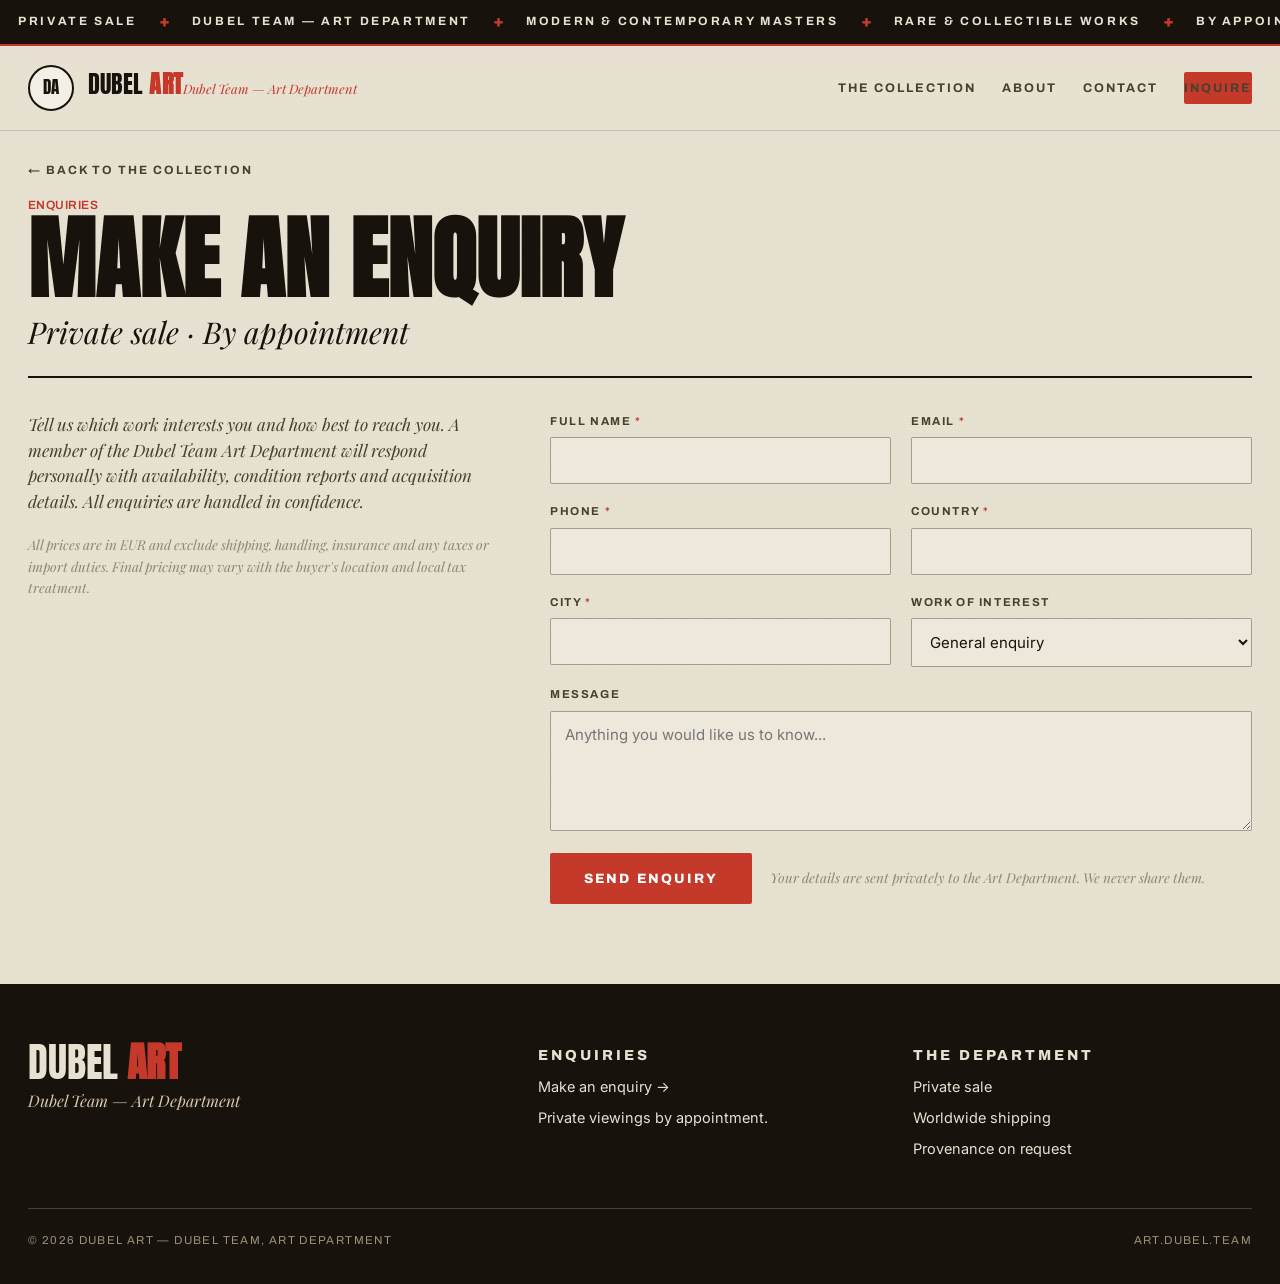
<file: dubel-art/contact.html>
<!DOCTYPE html>
<html lang="en">
<head>
<meta charset="utf-8">
<meta name="viewport" content="width=device-width, initial-scale=1">
<title>Enquire — DUBEL ART</title>
<meta name="description" content="Enquire about a work from the Dubel Team Art Department. Private sale, by appointment.">
<link rel="preconnect" href="https://fonts.googleapis.com">
<link rel="preconnect" href="https://fonts.gstatic.com" crossorigin>
<link href="https://fonts.googleapis.com/css2?family=Anton&family=Archivo:wght@400;600;700;800;900&family=Inter:wght@400;500;600;700&family=Playfair+Display:ital,wght@1,400;1,500;1,600&display=swap" rel="stylesheet">
<link rel="stylesheet" href="styles.css">
</head>
<body>
<div id="site-chrome"></div>

<main class="wrap" id="main">
  <a class="back" href="index.html">&larr; Back to the collection</a>

  <div class="work__hero" style="margin-top:8px">
    <div class="card__spec" style="color:var(--red)">Enquiries</div>
    <h1 class="work__artist">Make an enquiry</h1>
    <div class="work__titleline"><span class="work__title">Private sale &middot; By appointment</span></div>
  </div>

  <div class="contact__grid">
    <div class="contact__intro">
      <p class="hero__body">Tell us which work interests you and how best to reach you. A member of the Dubel Team Art Department will respond personally with availability, condition reports and acquisition details. All enquiries are handled in confidence.</p>
      <div id="work-card"></div>
      <p class="form__note" id="price-note" style="margin-top:20px"></p>
    </div>

    <div>
      <div id="form-wrap">
        <form id="enquiry" class="form" novalidate>
          <div class="field"><label>Full name <span class="req">*</span></label><input name="name" autocomplete="name" required></div>
          <div class="field"><label>Email <span class="req">*</span></label><input type="email" name="email" autocomplete="email" required></div>
          <div class="field"><label>Phone <span class="req">*</span></label><input name="phone" autocomplete="tel" required></div>
          <div class="field"><label>Country <span class="req">*</span></label><input name="country" autocomplete="country-name" required></div>
          <div class="field"><label>City <span class="req">*</span></label><input name="city" autocomplete="address-level2" required></div>
          <div class="field"><label>Work of interest</label><select id="artwork" name="artwork"></select></div>
          <div class="field full"><label>Message</label><textarea name="message" placeholder="Anything you would like us to know..."></textarea></div>

          <input type="checkbox" name="botcheck" class="form__hp" tabindex="-1" autocomplete="off" aria-hidden="true">

          <div class="form__msg" id="msg" role="alert"></div>
          <div class="form__actions">
            <button type="submit" class="btn btn--lg" id="submit">Send enquiry</button>
            <p class="form__note">Your details are sent privately to the Art Department. We never share them.</p>
          </div>
        </form>
      </div>

      <div class="contact__sent" id="sent">
        <h2>Thank you.</h2>
        <p>Your enquiry has reached the Dubel Team Art Department. We will be in touch shortly.
           <a href="index.html" style="color:var(--red)">Return to the collection &rarr;</a></p>
      </div>
    </div>
  </div>
</main>

<footer id="site-footer"></footer>

<script>
/* URLSearchParams polyfill for very old browsers */
if(!window.URLSearchParams){window.URLSearchParams=function(q){q=(q||"").replace(/^\?/,"");this.get=function(k){var a=q.split("&");for(var i=0;i<a.length;i++){var kv=a[i].split("=");if(decodeURIComponent(kv[0])===k)return decodeURIComponent((kv[1]||"").replace(/\+/g," "));}return null;};};}
</script>
<script src="data.js"></script>
<script src="app.js"></script>
<script>
(function(){
  var D = window.DubelArt;
  var data = D.loadData();
  var site = data.site, works = data.works;
  D.mountChrome(site);

  function param(n){ return new URLSearchParams(location.search).get(n); }
  var slug = param("work");

  var sel = document.getElementById("artwork");
  var opts = "<option value=''>General enquiry</option>";
  works.forEach(function(w){
    var label = w.artist + " — " + w.title + (w.year ? " (" + w.year + ")" : "");
    var val = w.slug || w.id;
    opts += "<option value='" + D.esc(val) + "'" + (String(val) === String(slug) ? " selected" : "") + ">" + D.esc(label) + "</option>";
  });
  sel.innerHTML = opts;

  function currentWork(){
    var v = sel.value;
    return works.filter(function(w){ return String(w.slug || w.id) === String(v); })[0];
  }

  var card = document.getElementById("work-card");
  function renderCard(){
    var w = currentWork();
    if(!w){ card.innerHTML = ""; return; }
    card.innerHTML =
      "<div class='contact__work'>" +
        "<div class='cw__lbl'>Selected work</div>" +
        "<div class='cw__name'>" + D.esc(w.artist) + "</div>" +
        "<div class='cw__title'>" + D.esc(w.title) + (w.year ? ", " + D.esc(w.year) : "") + "</div>" +
        "<div class='card__spec' style='margin-top:8px'>" +
          D.esc([w.medium, w.dimensions].filter(Boolean).join(" · ")) +
          (w.priceMode === "on_request" ? "" : " — " + D.esc(D.priceText(w))) +
        "</div>" +
      "</div>";
  }
  sel.addEventListener("change", renderCard);
  renderCard();

  var pn = document.getElementById("price-note");
  if (pn && site.priceNote) pn.textContent = site.priceNote;

  var form = document.getElementById("enquiry");
  var msg  = document.getElementById("msg");
  var btn  = document.getElementById("submit");

  function showMsg(text, ok){
    msg.textContent = text;
    msg.className = "form__msg show " + (ok ? "form__msg--ok" : "form__msg--err");
  }

  form.addEventListener("submit", function(e){
    e.preventDefault();
    if (form.botcheck && form.botcheck.checked) return; /* honeypot: silently drop bots */

    var required = ["name","email","phone","country","city"];
    for (var i=0;i<required.length;i++){
      if(!form[required[i]].value.trim()){
        showMsg("Please complete all required fields (name, email, phone, country, city).", false);
        form[required[i]].focus();
        return;
      }
    }

    var w = currentWork();
    var subject = "DUBEL ART — " + (w ? ("Enquiry: " + w.artist + ", " + w.title) : "General enquiry");

    if(!site.formAccessKey){
      showMsg("This enquiry form is not connected yet. (Site owner: add your Web3Forms access key in admin → Site settings.)", false);
      return;
    }

    var payload = {
      access_key: site.formAccessKey,
      subject: subject,
      from_name: form.name.value.trim() + " — DUBEL ART",
      replyto: form.email.value.trim(),
      name: form.name.value.trim(),
      email: form.email.value.trim(),
      phone: form.phone.value.trim(),
      country: form.country.value.trim(),
      city: form.city.value.trim(),
      work_of_interest: w ? (w.artist + " — " + w.title + (w.year ? " (" + w.year + ")" : "")) : "General enquiry",
      artwork_reference: w ? (w.slug || w.id) : "",
      asking_price: w ? D.priceText(w) : "",
      message: form.message.value.trim()
    };

    btn.disabled = true;
    var oldLabel = btn.textContent;
    btn.textContent = "Sending…";

    fetch(site.formEndpoint || "https://api.web3forms.com/submit", {
      method: "POST",
      headers: { "Content-Type": "application/json", "Accept": "application/json" },
      body: JSON.stringify(payload)
    })
    .then(function(r){ return r.json(); })
    .then(function(res){
      if (res && res.success){
        document.getElementById("form-wrap").style.display = "none";
        document.getElementById("sent").className = "contact__sent show";
        window.scrollTo({ top: 0, behavior: "smooth" });
      } else {
        showMsg((res && res.message) ? res.message : "Something went wrong. Please try again.", false);
        btn.disabled = false; btn.textContent = oldLabel;
      }
    })
    .catch(function(){
      showMsg("Network error. Please try again in a moment.", false);
      btn.disabled = false; btn.textContent = oldLabel;
    });
  });
})();
</script>
</body>
</html>
</file>
<file: styles.css>
/* ============================================================
   DUBEL ART — editorial catalogue stylesheet
   ============================================================ */

:root{
  --paper:#e7e1d2;
  --paper-2:#ede8db;
  --card:#f3efe5;
  --ink:#17120b;
  --ink-soft:#46402f;
  --muted:#8d8675;
  --red:#c5392b;
  --red-deep:#9f2b20;
  --green:#3c5141;
  --line:rgba(23,18,11,.16);
  --line-strong:rgba(23,18,11,.35);
  --shadow:0 24px 60px -28px rgba(23,18,11,.5);
  --maxw:1320px;
  --display:"Anton",sans-serif;
  --util:"Archivo",sans-serif;
  --body:"Inter",sans-serif;
  --serif:"Playfair Display",serif;
}

*{box-sizing:border-box}
html{scroll-behavior:smooth}
body{
  margin:0;
  background:var(--paper);
  color:var(--ink);
  font-family:var(--body);
  font-size:16px;
  line-height:1.6;
  -webkit-font-smoothing:antialiased;
  /* subtle paper grain */
  background-image:
    radial-gradient(rgba(23,18,11,.025) 1px, transparent 1px);
  background-size:3px 3px;
}
img{display:block;max-width:100%}
a{color:inherit;text-decoration:none}
button{font-family:inherit;cursor:pointer}

.wrap{max-width:var(--maxw);margin:0 auto;padding:0 28px}

/* ---------- ticker ---------- */
.ticker{
  background:var(--ink);
  color:var(--paper);
  overflow:hidden;
  white-space:nowrap;
  border-bottom:2px solid var(--red);
}
.ticker__track{
  display:inline-flex;
  align-items:center;
  gap:0;
  padding:9px 0;
  animation:scroll 34s linear infinite;
  will-change:transform;
}
.ticker__track span{
  font-family:var(--util);
  font-weight:700;
  font-size:12px;
  letter-spacing:.22em;
  text-transform:uppercase;
  padding:0 18px;
}
.ticker__track b{color:var(--red);font-weight:900;padding:0 4px}
@keyframes scroll{from{transform:translateX(0)}to{transform:translateX(-50%)}}
@media (prefers-reduced-motion:reduce){.ticker__track{animation:none;padding-left:18px}}

/* ---------- header ---------- */
.site-header{
  position:sticky;top:0;z-index:60;
  background:rgba(231,225,210,.94);
  border-bottom:1px solid var(--line);
}
@supports ((backdrop-filter:blur(8px)) or (-webkit-backdrop-filter:blur(8px))){
  .site-header{
    background:color-mix(in srgb,var(--paper) 88%, transparent);
    -webkit-backdrop-filter:blur(8px);
    backdrop-filter:blur(8px);
  }
}
.site-header .wrap{display:flex;align-items:center;gap:22px;height:84px}
.brand{display:flex;align-items:center;gap:14px;margin-right:auto}
.brand__mark{
  width:46px;height:46px;border-radius:50%;
  border:2px solid var(--ink);
  display:grid;place-items:center;flex:0 0 auto;
  font-family:var(--display);font-size:17px;letter-spacing:.02em;
  background:var(--card);
}
.brand__name{font-family:var(--display);font-size:24px;line-height:.9;letter-spacing:.01em}
.brand__name b{color:var(--red)}
.brand__tag{font-family:var(--serif);font-style:italic;color:var(--red);font-size:13px;margin-top:3px}
.nav{display:flex;align-items:center;gap:26px}
.nav a{
  font-family:var(--util);font-weight:700;font-size:12.5px;
  letter-spacing:.16em;text-transform:uppercase;color:var(--ink-soft);
  padding:6px 0;position:relative;
}
.nav a:hover{color:var(--ink)}
.nav a::after{content:"";position:absolute;left:0;right:100%;bottom:-2px;height:2px;background:var(--red);transition:right .25s ease}
.nav a:hover::after{right:0}
.btn{
  font-family:var(--util);font-weight:800;font-size:12.5px;
  letter-spacing:.16em;text-transform:uppercase;
  background:var(--red);color:#fff;border:none;
  padding:13px 22px;border-radius:2px;display:inline-block;
  transition:background .2s ease,transform .2s ease;
}
.btn:hover{background:var(--red-deep)}
.btn--ghost{background:transparent;color:var(--ink);border:1.5px solid var(--ink)}
.btn--ghost:hover{background:var(--ink);color:var(--paper)}
.btn--block{display:block;width:100%;text-align:center;padding:16px}
.nav-toggle{display:none}

/* ---------- hero ---------- */
.hero{padding:70px 0 40px;border-bottom:2px solid var(--ink)}
.hero__eyebrow{display:flex;align-items:center;gap:12px;margin-bottom:18px}
.hero__eyebrow span{
  font-family:var(--util);font-weight:700;font-size:12px;letter-spacing:.22em;
  text-transform:uppercase;color:var(--ink-soft)
}
.hero__eyebrow .dot{width:9px;height:9px;border-radius:50%;background:var(--red);flex:0 0 auto}
.hero__eyebrow .rule{flex:1;height:1px;background:var(--line-strong)}
.hero__grid{display:grid;grid-template-columns:1.15fr .85fr;gap:40px;align-items:end}
.hero__head{font-family:var(--display);line-height:.84;letter-spacing:.005em;margin:0;
  font-size:clamp(64px,12vw,168px);text-transform:uppercase}
.hero__head .l1{color:var(--ink)}
.hero__head .l2{color:var(--muted)}
.hero__head .l3{color:var(--red);position:relative}
.hero__head .l3::before{content:"";position:absolute;left:-2%;right:-2%;top:46%;height:6px;background:var(--ink)}
.hero__aside{padding-bottom:10px;border-left:3px solid var(--red);padding-left:22px}
.hero__statement{font-family:var(--util);font-weight:800;font-size:clamp(20px,2.2vw,27px);line-height:1.12;margin:0 0 14px}
.hero__body{font-family:var(--serif);font-style:italic;font-size:17px;line-height:1.5;color:var(--ink-soft);margin:0}

/* ---------- section heading ---------- */
.section{padding:54px 0}
.section__head{display:flex;align-items:baseline;justify-content:space-between;gap:20px;margin-bottom:30px;border-bottom:1px solid var(--line);padding-bottom:14px}
.section__title{font-family:var(--display);font-size:clamp(30px,4.6vw,52px);text-transform:uppercase;line-height:.92;margin:0}
.section__count{font-family:var(--util);font-weight:700;font-size:13px;letter-spacing:.18em;text-transform:uppercase;color:var(--muted);white-space:nowrap}

/* ---------- filter bar ---------- */
.filters{display:flex;flex-wrap:wrap;gap:8px;margin-bottom:30px}
.chip{
  font-family:var(--util);font-weight:700;font-size:12px;letter-spacing:.12em;text-transform:uppercase;
  padding:9px 15px;border:1.5px solid var(--line-strong);background:transparent;color:var(--ink-soft);border-radius:2px;
  transition:.18s ease;
}
.chip:hover{border-color:var(--ink);color:var(--ink)}
.chip[aria-pressed="true"]{background:var(--ink);color:var(--paper);border-color:var(--ink)}

/* ---------- gallery grid ---------- */
.grid{display:grid;grid-template-columns:repeat(3,1fr);gap:34px 30px}
.card{display:flex;flex-direction:column;background:transparent}
.card__frame{
  background:var(--card);border:1px solid var(--line);padding:22px;
  box-shadow:var(--shadow);
  display:flex;align-items:center;justify-content:center;
  aspect-ratio:1/1;overflow:hidden;position:relative;
  transition:transform .3s ease;
}
.card a:hover .card__frame{transform:translateY(-4px)}
.card__frame img{max-height:100%;width:auto;object-fit:contain;box-shadow:0 10px 26px -14px rgba(23,18,11,.6)}
.card__tag{
  position:absolute;top:14px;left:14px;
  font-family:var(--util);font-weight:800;font-size:10.5px;letter-spacing:.16em;text-transform:uppercase;
  padding:6px 10px;background:var(--ink);color:var(--paper);border-radius:2px;
}
.card__tag--reserved{background:var(--green)}
.card__tag--sold{background:var(--red)}
.card__meta{padding:16px 2px 0}
.card__artist{font-family:var(--display);font-size:20px;line-height:1;text-transform:uppercase;letter-spacing:.01em}
.card__title{font-family:var(--serif);font-style:italic;font-size:16px;color:var(--ink-soft);margin-top:5px}
.card__title .yr{font-style:normal;color:var(--muted)}
.card__spec{font-family:var(--util);font-weight:600;font-size:12px;letter-spacing:.04em;color:var(--muted);margin-top:8px;text-transform:uppercase}
.card__price{font-family:var(--util);font-weight:800;font-size:15px;margin-top:10px;display:flex;align-items:center;gap:8px}
.card__price .lbl{font-size:10px;letter-spacing:.16em;color:var(--muted);text-transform:uppercase;font-weight:700}
.card--sold .card__frame img{filter:grayscale(.55) opacity(.85)}

/* ---------- detail page ---------- */
.back{display:inline-flex;align-items:center;gap:8px;font-family:var(--util);font-weight:700;font-size:12px;letter-spacing:.16em;text-transform:uppercase;color:var(--ink-soft);margin:30px 0 8px}
.back:hover{color:var(--red)}
.work__hero{border-bottom:2px solid var(--ink);padding-bottom:20px;margin-bottom:34px}
.work__artist{font-family:var(--display);font-size:clamp(40px,7vw,92px);text-transform:uppercase;line-height:.86;margin:6px 0 0}
.work__titleline{display:flex;align-items:baseline;gap:14px;flex-wrap:wrap;margin-top:10px}
.work__title{font-family:var(--serif);font-style:italic;font-size:clamp(20px,2.6vw,30px)}
.work__year{font-family:var(--util);font-weight:700;letter-spacing:.14em;color:var(--muted);font-size:15px}
.work__grid{display:grid;grid-template-columns:1.35fr .65fr;gap:48px;align-items:start}
.work__imgwrap{background:var(--card);border:1px solid var(--line);padding:38px;box-shadow:var(--shadow);display:flex;justify-content:center}
.work__imgwrap img{max-height:78vh;width:auto;box-shadow:0 18px 44px -20px rgba(23,18,11,.65)}
.panel{position:sticky;top:108px}
.panel__price{font-family:var(--display);font-size:40px;line-height:1;color:var(--ink)}
.panel__pricelbl{font-family:var(--util);font-weight:700;font-size:11px;letter-spacing:.18em;text-transform:uppercase;color:var(--muted);margin-bottom:6px}
.panel__status{display:inline-block;font-family:var(--util);font-weight:800;font-size:11px;letter-spacing:.16em;text-transform:uppercase;padding:6px 12px;border-radius:2px;margin:16px 0 22px;background:var(--ink);color:var(--paper)}
.panel__status--reserved{background:var(--green)}
.panel__status--sold{background:var(--red)}
.spec-list{border-top:1px solid var(--line);margin:24px 0}
.spec-list div{display:flex;justify-content:space-between;gap:16px;padding:11px 0;border-bottom:1px solid var(--line);font-size:14px}
.spec-list dt{font-family:var(--util);font-weight:700;letter-spacing:.1em;text-transform:uppercase;font-size:11.5px;color:var(--muted)}
.spec-list dd{margin:0;text-align:right;color:var(--ink)}
.prose-block{margin-top:40px}
.prose-block h3{font-family:var(--util);font-weight:800;font-size:13px;letter-spacing:.2em;text-transform:uppercase;color:var(--red);border-bottom:2px solid var(--ink);padding-bottom:8px;margin:0 0 16px}
.prose-block p{font-family:var(--serif);font-size:17.5px;line-height:1.65;color:var(--ink-soft);margin:0}
.prov{list-style:none;padding:0;margin:0;counter-reset:p}
.prov li{position:relative;padding:11px 0 11px 40px;border-bottom:1px solid var(--line);font-size:14.5px;color:var(--ink-soft)}
.prov li::before{counter-increment:p;content:counter(p,decimal-leading-zero);position:absolute;left:0;top:11px;font-family:var(--util);font-weight:800;font-size:12px;color:var(--red);letter-spacing:.05em}
.cols2{display:grid;grid-template-columns:1fr 1fr;gap:40px}

/* more from collection */
.more{border-top:2px solid var(--ink);margin-top:64px;padding-top:36px}

/* ---------- footer ---------- */
.site-footer{background:var(--ink);color:var(--paper);margin-top:80px;padding:60px 0 34px}
.site-footer a{color:var(--paper)}
.foot__grid{display:grid;grid-template-columns:1.4fr 1fr 1fr;gap:36px;padding-bottom:40px;border-bottom:1px solid rgba(231,225,210,.22)}
.foot__name{font-family:var(--display);font-size:40px;line-height:.9;text-transform:uppercase}
.foot__name b{color:var(--red)}
.foot__tag{font-family:var(--serif);font-style:italic;color:#d9c9b0;margin-top:8px}
.foot__h{font-family:var(--util);font-weight:800;font-size:12px;letter-spacing:.2em;text-transform:uppercase;color:#bdae97;margin:0 0 14px}
.foot__grid p{margin:0 0 8px;font-size:14.5px;color:#e7e1d2}
.foot__grid a:hover{color:var(--red)}
.foot__bottom{display:flex;justify-content:space-between;flex-wrap:wrap;gap:12px;padding-top:22px;font-family:var(--util);font-size:11.5px;letter-spacing:.12em;text-transform:uppercase;color:#9a8f7c}
.foot__bottom a:hover{color:var(--paper)}

/* ---------- empty state ---------- */
.empty{padding:60px 0;text-align:center;color:var(--muted);font-family:var(--serif);font-style:italic;font-size:20px}

/* ---------- responsive ---------- */
@media(max-width:980px){
  .hero__grid{grid-template-columns:1fr;gap:26px}
  .hero__aside{border-left:none;border-top:3px solid var(--red);padding-left:0;padding-top:18px}
  .work__grid{grid-template-columns:1fr;gap:30px}
  .panel{position:static}
  .grid{grid-template-columns:repeat(2,1fr);gap:26px 22px}
  .foot__grid{grid-template-columns:1fr 1fr}
}
@media(max-width:620px){
  .wrap{padding:0 18px}
  .site-header .wrap{height:64px;gap:12px}
  .brand{gap:10px}
  .brand__mark--logo{width:40px;height:40px}
  .brand__name{font-size:19px}
  .brand__tag{font-size:11px;margin-top:1px}
  .nav{position:absolute;top:100%;left:0;right:0;background:var(--paper);flex-direction:column;align-items:stretch;
    gap:0;padding:8px 18px 16px;border-bottom:1px solid var(--line);box-shadow:0 18px 30px -18px rgba(23,18,11,.5);
    transform:translateY(-12px);opacity:0;visibility:hidden;transition:transform .25s ease,opacity .25s ease,visibility .25s;z-index:60}
  .nav.open{transform:translateY(0);opacity:1;visibility:visible}
  .nav a{padding:14px 0;width:100%;border-bottom:1px solid var(--line);font-size:14px}
  .nav .btn{margin-top:12px;width:100%;text-align:center;padding:15px}
  .nav-toggle{display:grid;place-items:center;width:42px;height:42px;border:1.5px solid var(--ink);background:transparent;border-radius:2px;flex:0 0 auto}
  .grid{grid-template-columns:1fr;gap:26px}
  .cols2{grid-template-columns:1fr}
  .foot__grid{grid-template-columns:1fr}
  .hero__head .l3::before{height:4px}
}

/* ---------- enquiry CTA (home) ---------- */
.cta{display:flex;align-items:center;justify-content:space-between;gap:40px;flex-wrap:wrap;
  background:var(--card);border:1px solid var(--line);box-shadow:var(--shadow);padding:40px 44px}
.cta__eyebrow{font-family:var(--util);font-weight:700;font-size:12px;letter-spacing:.18em;text-transform:uppercase;color:var(--red);margin-bottom:10px}
.cta__title{font-family:var(--display);font-size:clamp(30px,4vw,46px);text-transform:uppercase;line-height:.92;margin:0 0 12px}
.cta__body{font-family:var(--serif);font-style:italic;font-size:17px;color:var(--ink-soft);margin:0;max-width:60ch}
.btn--lg{padding:18px 34px;font-size:13.5px}

/* ---------- contact page ---------- */
.contact__grid{display:grid;grid-template-columns:.8fr 1.2fr;gap:54px;align-items:start}
.contact__intro .hero__body{margin-bottom:18px}
.contact__work{background:var(--card);border:1px solid var(--line);padding:18px 20px;margin-top:24px}
.contact__work .cw__lbl{font-family:var(--util);font-weight:700;font-size:11px;letter-spacing:.16em;text-transform:uppercase;color:var(--muted)}
.contact__work .cw__name{font-family:var(--display);font-size:22px;text-transform:uppercase;line-height:1;margin-top:6px}
.contact__work .cw__title{font-family:var(--serif);font-style:italic;color:var(--ink-soft);margin-top:4px}
.form{display:grid;grid-template-columns:1fr 1fr;gap:18px 20px}
.form .full{grid-column:1 / -1}
.field{display:flex;flex-direction:column;gap:7px}
.field label{font-family:var(--util);font-weight:700;font-size:11.5px;letter-spacing:.14em;text-transform:uppercase;color:var(--ink-soft)}
.field label .req{color:var(--red)}
.field input,.field select,.field textarea{
  font-family:var(--body);font-size:15px;color:var(--ink);background:var(--paper-2);
  border:1.5px solid var(--line-strong);border-radius:2px;padding:13px 14px;width:100%;transition:border-color .15s ease}
.field input:focus,.field select:focus,.field textarea:focus{outline:none;border-color:var(--ink)}
.field textarea{resize:vertical;min-height:120px}
.form__hp{position:absolute;left:-9999px;opacity:0;height:0;overflow:hidden}
.form__actions{grid-column:1 / -1;display:flex;align-items:center;gap:18px;flex-wrap:wrap;margin-top:4px}
.form__note{font-family:var(--serif);font-style:italic;font-size:13.5px;color:var(--muted);margin:0}
.form__msg{grid-column:1 / -1;padding:16px 18px;border-radius:2px;font-family:var(--util);font-weight:600;font-size:14px;display:none}
.form__msg.show{display:block}
.form__msg--ok{background:rgba(60,81,65,.12);border:1px solid var(--green);color:var(--green)}
.form__msg--err{background:rgba(197,57,43,.1);border:1px solid var(--red);color:var(--red-deep)}
.contact__sent{display:none;padding:46px 0}
.contact__sent.show{display:block}
.contact__sent h2{font-family:var(--display);font-size:clamp(34px,5vw,60px);text-transform:uppercase;line-height:.9;margin:0 0 14px}
.contact__sent p{font-family:var(--serif);font-style:italic;font-size:19px;color:var(--ink-soft);max-width:56ch}
@media(max-width:980px){
  .contact__grid{grid-template-columns:1fr;gap:30px}
  .cta{padding:30px}
}
@media(max-width:620px){
  .form{grid-template-columns:1fr}
}

/* price / shipping note */
.panel__note{font-family:var(--body);font-size:12.5px;line-height:1.5;color:var(--muted);
  margin:18px 0 0;padding-top:14px;border-top:1px solid var(--line)}

/* brand logo badge */
.brand__mark--logo{border:none;background:transparent;width:52px;height:52px;padding:0}
.brand__mark--logo img{width:100%;height:100%;object-fit:contain;display:block}
.foot__logo{width:72px;height:72px;object-fit:contain;display:block;margin-bottom:16px}
</file>
<file: dubel-art/styles.css>
/* ============================================================
   DUBEL ART — editorial catalogue stylesheet
   ============================================================ */

:root{
  --paper:#e7e1d2;
  --paper-2:#ede8db;
  --card:#f3efe5;
  --ink:#17120b;
  --ink-soft:#46402f;
  --muted:#8d8675;
  --red:#c5392b;
  --red-deep:#9f2b20;
  --green:#3c5141;
  --line:rgba(23,18,11,.16);
  --line-strong:rgba(23,18,11,.35);
  --shadow:0 24px 60px -28px rgba(23,18,11,.5);
  --maxw:1320px;
  --display:"Anton",sans-serif;
  --util:"Archivo",sans-serif;
  --body:"Inter",sans-serif;
  --serif:"Playfair Display",serif;
}

*{box-sizing:border-box}
html{scroll-behavior:smooth}
body{
  margin:0;
  background:var(--paper);
  color:var(--ink);
  font-family:var(--body);
  font-size:16px;
  line-height:1.6;
  -webkit-font-smoothing:antialiased;
  /* subtle paper grain */
  background-image:
    radial-gradient(rgba(23,18,11,.025) 1px, transparent 1px);
  background-size:3px 3px;
}
img{display:block;max-width:100%}
a{color:inherit;text-decoration:none}
button{font-family:inherit;cursor:pointer}

.wrap{max-width:var(--maxw);margin:0 auto;padding:0 28px}

/* ---------- ticker ---------- */
.ticker{
  background:var(--ink);
  color:var(--paper);
  overflow:hidden;
  white-space:nowrap;
  border-bottom:2px solid var(--red);
}
.ticker__track{
  display:inline-flex;
  align-items:center;
  gap:0;
  padding:9px 0;
  animation:scroll 34s linear infinite;
  will-change:transform;
}
.ticker__track span{
  font-family:var(--util);
  font-weight:700;
  font-size:12px;
  letter-spacing:.22em;
  text-transform:uppercase;
  padding:0 18px;
}
.ticker__track b{color:var(--red);font-weight:900;padding:0 4px}
@keyframes scroll{from{transform:translateX(0)}to{transform:translateX(-50%)}}
@media (prefers-reduced-motion:reduce){.ticker__track{animation:none;padding-left:18px}}

/* ---------- header ---------- */
.site-header{
  position:sticky;top:0;z-index:50;
  background:color-mix(in srgb,var(--paper) 88%, transparent);
  backdrop-filter:blur(8px);
  border-bottom:1px solid var(--line);
}
.site-header .wrap{display:flex;align-items:center;gap:22px;height:84px}
.brand{display:flex;align-items:center;gap:14px;margin-right:auto}
.brand__mark{
  width:46px;height:46px;border-radius:50%;
  border:2px solid var(--ink);
  display:grid;place-items:center;flex:0 0 auto;
  font-family:var(--display);font-size:17px;letter-spacing:.02em;
  background:var(--card);
}
.brand__name{font-family:var(--display);font-size:24px;line-height:.9;letter-spacing:.01em}
.brand__name b{color:var(--red)}
.brand__tag{font-family:var(--serif);font-style:italic;color:var(--red);font-size:13px;margin-top:3px}
.nav{display:flex;align-items:center;gap:26px}
.nav a{
  font-family:var(--util);font-weight:700;font-size:12.5px;
  letter-spacing:.16em;text-transform:uppercase;color:var(--ink-soft);
  padding:6px 0;position:relative;
}
.nav a:hover{color:var(--ink)}
.nav a::after{content:"";position:absolute;left:0;right:100%;bottom:-2px;height:2px;background:var(--red);transition:right .25s ease}
.nav a:hover::after{right:0}
.btn{
  font-family:var(--util);font-weight:800;font-size:12.5px;
  letter-spacing:.16em;text-transform:uppercase;
  background:var(--red);color:#fff;border:none;
  padding:13px 22px;border-radius:2px;display:inline-block;
  transition:background .2s ease,transform .2s ease;
}
.btn:hover{background:var(--red-deep)}
.btn--ghost{background:transparent;color:var(--ink);border:1.5px solid var(--ink)}
.btn--ghost:hover{background:var(--ink);color:var(--paper)}
.btn--block{display:block;width:100%;text-align:center;padding:16px}
.nav-toggle{display:none}

/* ---------- hero ---------- */
.hero{padding:70px 0 40px;border-bottom:2px solid var(--ink)}
.hero__eyebrow{display:flex;align-items:center;gap:12px;margin-bottom:18px}
.hero__eyebrow span{
  font-family:var(--util);font-weight:700;font-size:12px;letter-spacing:.22em;
  text-transform:uppercase;color:var(--ink-soft)
}
.hero__eyebrow .dot{width:9px;height:9px;border-radius:50%;background:var(--red);flex:0 0 auto}
.hero__eyebrow .rule{flex:1;height:1px;background:var(--line-strong)}
.hero__grid{display:grid;grid-template-columns:1.15fr .85fr;gap:40px;align-items:end}
.hero__head{font-family:var(--display);line-height:.84;letter-spacing:.005em;margin:0;
  font-size:clamp(64px,12vw,168px);text-transform:uppercase}
.hero__head .l1{color:var(--ink)}
.hero__head .l2{color:var(--muted)}
.hero__head .l3{color:var(--red);position:relative}
.hero__head .l3::before{content:"";position:absolute;left:-2%;right:-2%;top:46%;height:6px;background:var(--ink)}
.hero__aside{padding-bottom:10px;border-left:3px solid var(--red);padding-left:22px}
.hero__statement{font-family:var(--util);font-weight:800;font-size:clamp(20px,2.2vw,27px);line-height:1.12;margin:0 0 14px}
.hero__body{font-family:var(--serif);font-style:italic;font-size:17px;line-height:1.5;color:var(--ink-soft);margin:0}

/* ---------- section heading ---------- */
.section{padding:54px 0}
.section__head{display:flex;align-items:baseline;justify-content:space-between;gap:20px;margin-bottom:30px;border-bottom:1px solid var(--line);padding-bottom:14px}
.section__title{font-family:var(--display);font-size:clamp(30px,4.6vw,52px);text-transform:uppercase;line-height:.92;margin:0}
.section__count{font-family:var(--util);font-weight:700;font-size:13px;letter-spacing:.18em;text-transform:uppercase;color:var(--muted);white-space:nowrap}

/* ---------- filter bar ---------- */
.filters{display:flex;flex-wrap:wrap;gap:8px;margin-bottom:30px}
.chip{
  font-family:var(--util);font-weight:700;font-size:12px;letter-spacing:.12em;text-transform:uppercase;
  padding:9px 15px;border:1.5px solid var(--line-strong);background:transparent;color:var(--ink-soft);border-radius:2px;
  transition:.18s ease;
}
.chip:hover{border-color:var(--ink);color:var(--ink)}
.chip[aria-pressed="true"]{background:var(--ink);color:var(--paper);border-color:var(--ink)}

/* ---------- gallery grid ---------- */
.grid{display:grid;grid-template-columns:repeat(3,1fr);gap:34px 30px}
.card{display:flex;flex-direction:column;background:transparent}
.card__frame{
  background:var(--card);border:1px solid var(--line);padding:22px;
  box-shadow:var(--shadow);
  display:flex;align-items:center;justify-content:center;
  aspect-ratio:1/1;overflow:hidden;position:relative;
  transition:transform .3s ease;
}
.card a:hover .card__frame{transform:translateY(-4px)}
.card__frame img{max-height:100%;width:auto;object-fit:contain;box-shadow:0 10px 26px -14px rgba(23,18,11,.6)}
.card__tag{
  position:absolute;top:14px;left:14px;
  font-family:var(--util);font-weight:800;font-size:10.5px;letter-spacing:.16em;text-transform:uppercase;
  padding:6px 10px;background:var(--ink);color:var(--paper);border-radius:2px;
}
.card__tag--reserved{background:var(--green)}
.card__tag--sold{background:var(--red)}
.card__meta{padding:16px 2px 0}
.card__artist{font-family:var(--display);font-size:20px;line-height:1;text-transform:uppercase;letter-spacing:.01em}
.card__title{font-family:var(--serif);font-style:italic;font-size:16px;color:var(--ink-soft);margin-top:5px}
.card__title .yr{font-style:normal;color:var(--muted)}
.card__spec{font-family:var(--util);font-weight:600;font-size:12px;letter-spacing:.04em;color:var(--muted);margin-top:8px;text-transform:uppercase}
.card__price{font-family:var(--util);font-weight:800;font-size:15px;margin-top:10px;display:flex;align-items:center;gap:8px}
.card__price .lbl{font-size:10px;letter-spacing:.16em;color:var(--muted);text-transform:uppercase;font-weight:700}
.card--sold .card__frame img{filter:grayscale(.55) opacity(.85)}

/* ---------- detail page ---------- */
.back{display:inline-flex;align-items:center;gap:8px;font-family:var(--util);font-weight:700;font-size:12px;letter-spacing:.16em;text-transform:uppercase;color:var(--ink-soft);margin:30px 0 8px}
.back:hover{color:var(--red)}
.work__hero{border-bottom:2px solid var(--ink);padding-bottom:20px;margin-bottom:34px}
.work__artist{font-family:var(--display);font-size:clamp(40px,7vw,92px);text-transform:uppercase;line-height:.86;margin:6px 0 0}
.work__titleline{display:flex;align-items:baseline;gap:14px;flex-wrap:wrap;margin-top:10px}
.work__title{font-family:var(--serif);font-style:italic;font-size:clamp(20px,2.6vw,30px)}
.work__year{font-family:var(--util);font-weight:700;letter-spacing:.14em;color:var(--muted);font-size:15px}
.work__grid{display:grid;grid-template-columns:1.35fr .65fr;gap:48px;align-items:start}
.work__imgwrap{background:var(--card);border:1px solid var(--line);padding:38px;box-shadow:var(--shadow);display:flex;justify-content:center}
.work__imgwrap img{max-height:78vh;width:auto;box-shadow:0 18px 44px -20px rgba(23,18,11,.65)}
.panel{position:sticky;top:108px}
.panel__price{font-family:var(--display);font-size:40px;line-height:1;color:var(--ink)}
.panel__pricelbl{font-family:var(--util);font-weight:700;font-size:11px;letter-spacing:.18em;text-transform:uppercase;color:var(--muted);margin-bottom:6px}
.panel__status{display:inline-block;font-family:var(--util);font-weight:800;font-size:11px;letter-spacing:.16em;text-transform:uppercase;padding:6px 12px;border-radius:2px;margin:16px 0 22px;background:var(--ink);color:var(--paper)}
.panel__status--reserved{background:var(--green)}
.panel__status--sold{background:var(--red)}
.spec-list{border-top:1px solid var(--line);margin:24px 0}
.spec-list div{display:flex;justify-content:space-between;gap:16px;padding:11px 0;border-bottom:1px solid var(--line);font-size:14px}
.spec-list dt{font-family:var(--util);font-weight:700;letter-spacing:.1em;text-transform:uppercase;font-size:11.5px;color:var(--muted)}
.spec-list dd{margin:0;text-align:right;color:var(--ink)}
.prose-block{margin-top:40px}
.prose-block h3{font-family:var(--util);font-weight:800;font-size:13px;letter-spacing:.2em;text-transform:uppercase;color:var(--red);border-bottom:2px solid var(--ink);padding-bottom:8px;margin:0 0 16px}
.prose-block p{font-family:var(--serif);font-size:17.5px;line-height:1.65;color:var(--ink-soft);margin:0}
.prov{list-style:none;padding:0;margin:0;counter-reset:p}
.prov li{position:relative;padding:11px 0 11px 40px;border-bottom:1px solid var(--line);font-size:14.5px;color:var(--ink-soft)}
.prov li::before{counter-increment:p;content:counter(p,decimal-leading-zero);position:absolute;left:0;top:11px;font-family:var(--util);font-weight:800;font-size:12px;color:var(--red);letter-spacing:.05em}
.cols2{display:grid;grid-template-columns:1fr 1fr;gap:40px}

/* more from collection */
.more{border-top:2px solid var(--ink);margin-top:64px;padding-top:36px}

/* ---------- footer ---------- */
.site-footer{background:var(--ink);color:var(--paper);margin-top:80px;padding:60px 0 34px}
.site-footer a{color:var(--paper)}
.foot__grid{display:grid;grid-template-columns:1.4fr 1fr 1fr;gap:36px;padding-bottom:40px;border-bottom:1px solid rgba(231,225,210,.22)}
.foot__name{font-family:var(--display);font-size:40px;line-height:.9;text-transform:uppercase}
.foot__name b{color:var(--red)}
.foot__tag{font-family:var(--serif);font-style:italic;color:#d9c9b0;margin-top:8px}
.foot__h{font-family:var(--util);font-weight:800;font-size:12px;letter-spacing:.2em;text-transform:uppercase;color:#bdae97;margin:0 0 14px}
.foot__grid p{margin:0 0 8px;font-size:14.5px;color:#e7e1d2}
.foot__grid a:hover{color:var(--red)}
.foot__bottom{display:flex;justify-content:space-between;flex-wrap:wrap;gap:12px;padding-top:22px;font-family:var(--util);font-size:11.5px;letter-spacing:.12em;text-transform:uppercase;color:#9a8f7c}
.foot__bottom a:hover{color:var(--paper)}

/* ---------- empty state ---------- */
.empty{padding:60px 0;text-align:center;color:var(--muted);font-family:var(--serif);font-style:italic;font-size:20px}

/* ---------- responsive ---------- */
@media(max-width:980px){
  .hero__grid{grid-template-columns:1fr;gap:26px}
  .hero__aside{border-left:none;border-top:3px solid var(--red);padding-left:0;padding-top:18px}
  .work__grid{grid-template-columns:1fr;gap:30px}
  .panel{position:static}
  .grid{grid-template-columns:repeat(2,1fr);gap:26px 22px}
  .foot__grid{grid-template-columns:1fr 1fr}
}
@media(max-width:620px){
  .wrap{padding:0 18px}
  .nav{position:fixed;inset:84px 0 auto 0;background:var(--paper);flex-direction:column;align-items:flex-start;
    gap:0;padding:8px 18px 18px;border-bottom:1px solid var(--line);transform:translateY(-130%);transition:transform .3s ease}
  .nav.open{transform:translateY(0)}
  .nav a{padding:14px 0;width:100%;border-bottom:1px solid var(--line);font-size:14px}
  .nav .btn{margin-top:12px}
  .nav-toggle{display:grid;place-items:center;width:42px;height:42px;border:1.5px solid var(--ink);background:transparent;border-radius:2px}
  .grid{grid-template-columns:1fr;gap:26px}
  .cols2{grid-template-columns:1fr}
  .foot__grid{grid-template-columns:1fr}
  .hero__head .l3::before{height:4px}
}

/* ---------- enquiry CTA (home) ---------- */
.cta{display:flex;align-items:center;justify-content:space-between;gap:40px;flex-wrap:wrap;
  background:var(--card);border:1px solid var(--line);box-shadow:var(--shadow);padding:40px 44px}
.cta__eyebrow{font-family:var(--util);font-weight:700;font-size:12px;letter-spacing:.18em;text-transform:uppercase;color:var(--red);margin-bottom:10px}
.cta__title{font-family:var(--display);font-size:clamp(30px,4vw,46px);text-transform:uppercase;line-height:.92;margin:0 0 12px}
.cta__body{font-family:var(--serif);font-style:italic;font-size:17px;color:var(--ink-soft);margin:0;max-width:60ch}
.btn--lg{padding:18px 34px;font-size:13.5px}

/* ---------- contact page ---------- */
.contact__grid{display:grid;grid-template-columns:.8fr 1.2fr;gap:54px;align-items:start}
.contact__intro .hero__body{margin-bottom:18px}
.contact__work{background:var(--card);border:1px solid var(--line);padding:18px 20px;margin-top:24px}
.contact__work .cw__lbl{font-family:var(--util);font-weight:700;font-size:11px;letter-spacing:.16em;text-transform:uppercase;color:var(--muted)}
.contact__work .cw__name{font-family:var(--display);font-size:22px;text-transform:uppercase;line-height:1;margin-top:6px}
.contact__work .cw__title{font-family:var(--serif);font-style:italic;color:var(--ink-soft);margin-top:4px}
.form{display:grid;grid-template-columns:1fr 1fr;gap:18px 20px}
.form .full{grid-column:1 / -1}
.field{display:flex;flex-direction:column;gap:7px}
.field label{font-family:var(--util);font-weight:700;font-size:11.5px;letter-spacing:.14em;text-transform:uppercase;color:var(--ink-soft)}
.field label .req{color:var(--red)}
.field input,.field select,.field textarea{
  font-family:var(--body);font-size:15px;color:var(--ink);background:var(--paper-2);
  border:1.5px solid var(--line-strong);border-radius:2px;padding:13px 14px;width:100%;transition:border-color .15s ease}
.field input:focus,.field select:focus,.field textarea:focus{outline:none;border-color:var(--ink)}
.field textarea{resize:vertical;min-height:120px}
.form__hp{position:absolute;left:-9999px;opacity:0;height:0;overflow:hidden}
.form__actions{grid-column:1 / -1;display:flex;align-items:center;gap:18px;flex-wrap:wrap;margin-top:4px}
.form__note{font-family:var(--serif);font-style:italic;font-size:13.5px;color:var(--muted);margin:0}
.form__msg{grid-column:1 / -1;padding:16px 18px;border-radius:2px;font-family:var(--util);font-weight:600;font-size:14px;display:none}
.form__msg.show{display:block}
.form__msg--ok{background:rgba(60,81,65,.12);border:1px solid var(--green);color:var(--green)}
.form__msg--err{background:rgba(197,57,43,.1);border:1px solid var(--red);color:var(--red-deep)}
.contact__sent{display:none;padding:46px 0}
.contact__sent.show{display:block}
.contact__sent h2{font-family:var(--display);font-size:clamp(34px,5vw,60px);text-transform:uppercase;line-height:.9;margin:0 0 14px}
.contact__sent p{font-family:var(--serif);font-style:italic;font-size:19px;color:var(--ink-soft);max-width:56ch}
@media(max-width:980px){
  .contact__grid{grid-template-columns:1fr;gap:30px}
  .cta{padding:30px}
}
@media(max-width:620px){
  .form{grid-template-columns:1fr}
}

/* price / shipping note */
.panel__note{font-family:var(--body);font-size:12.5px;line-height:1.5;color:var(--muted);
  margin:18px 0 0;padding-top:14px;border-top:1px solid var(--line)}
</file>
